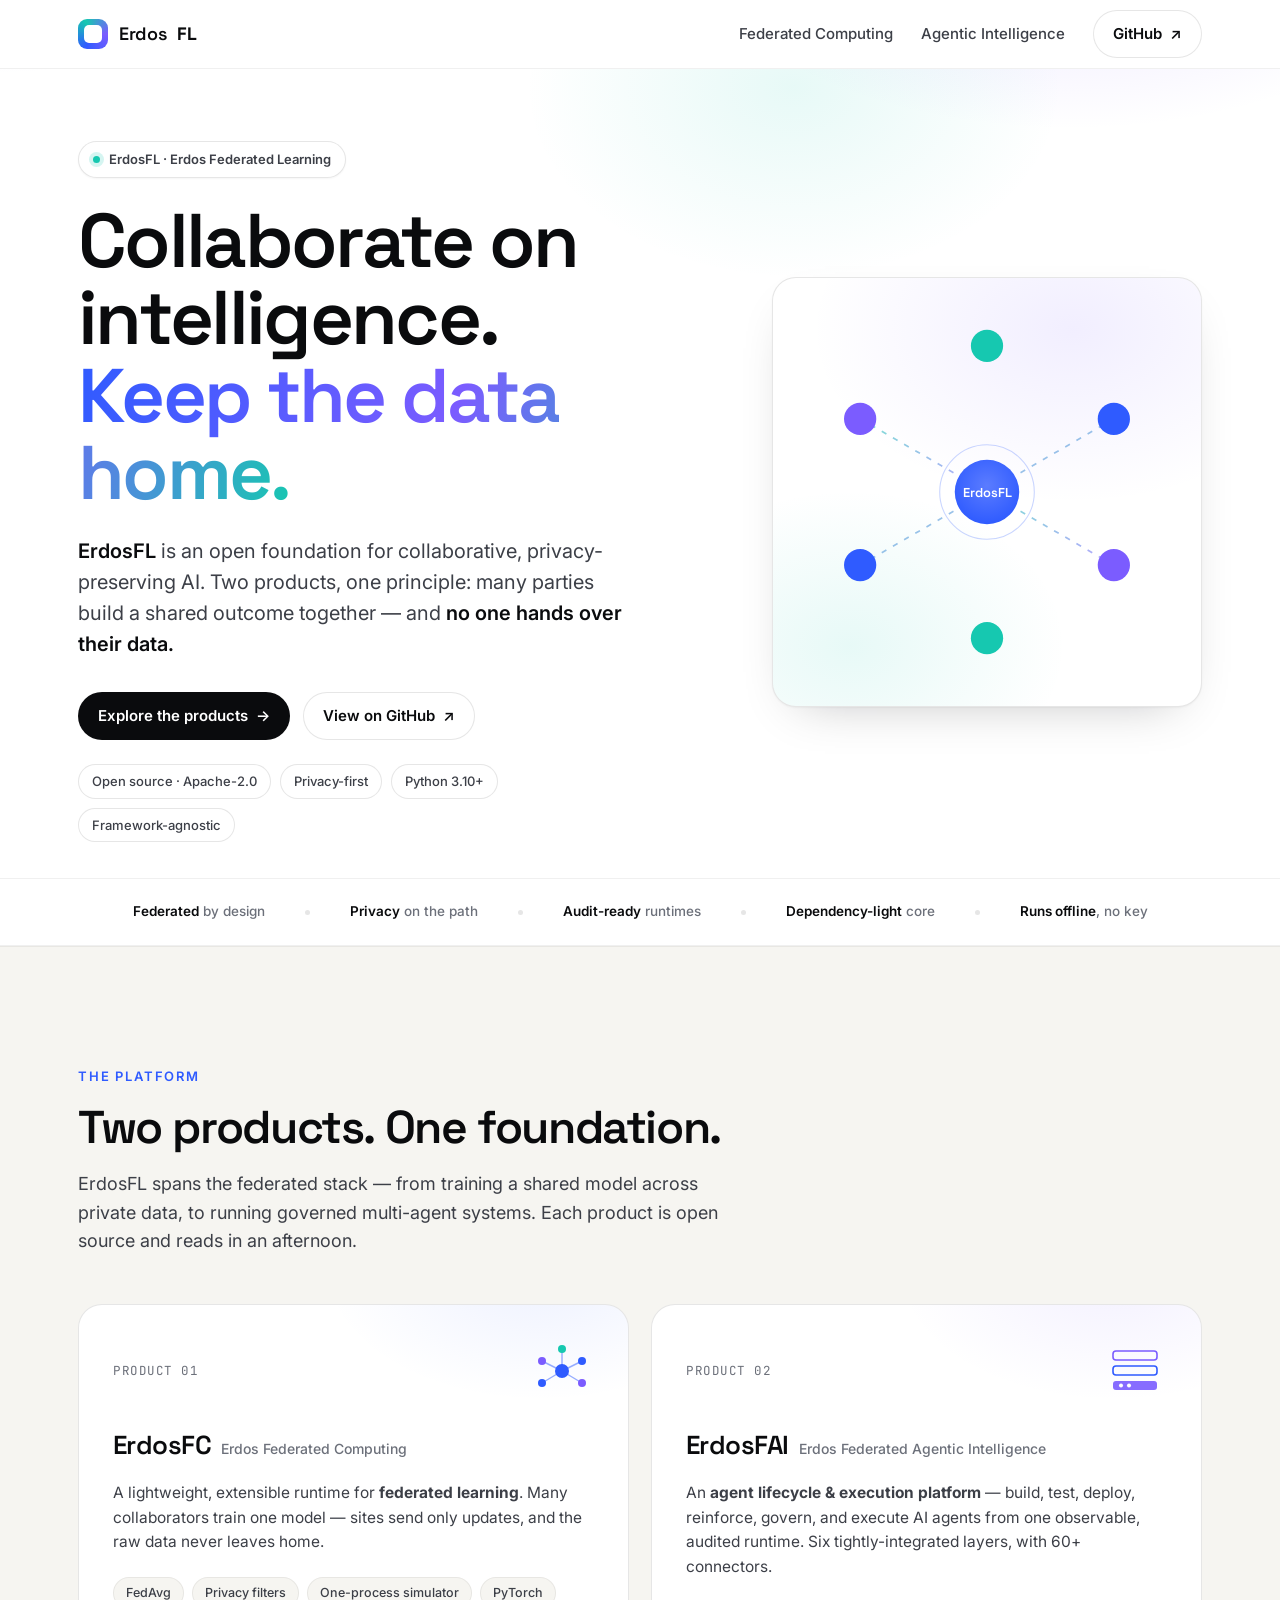
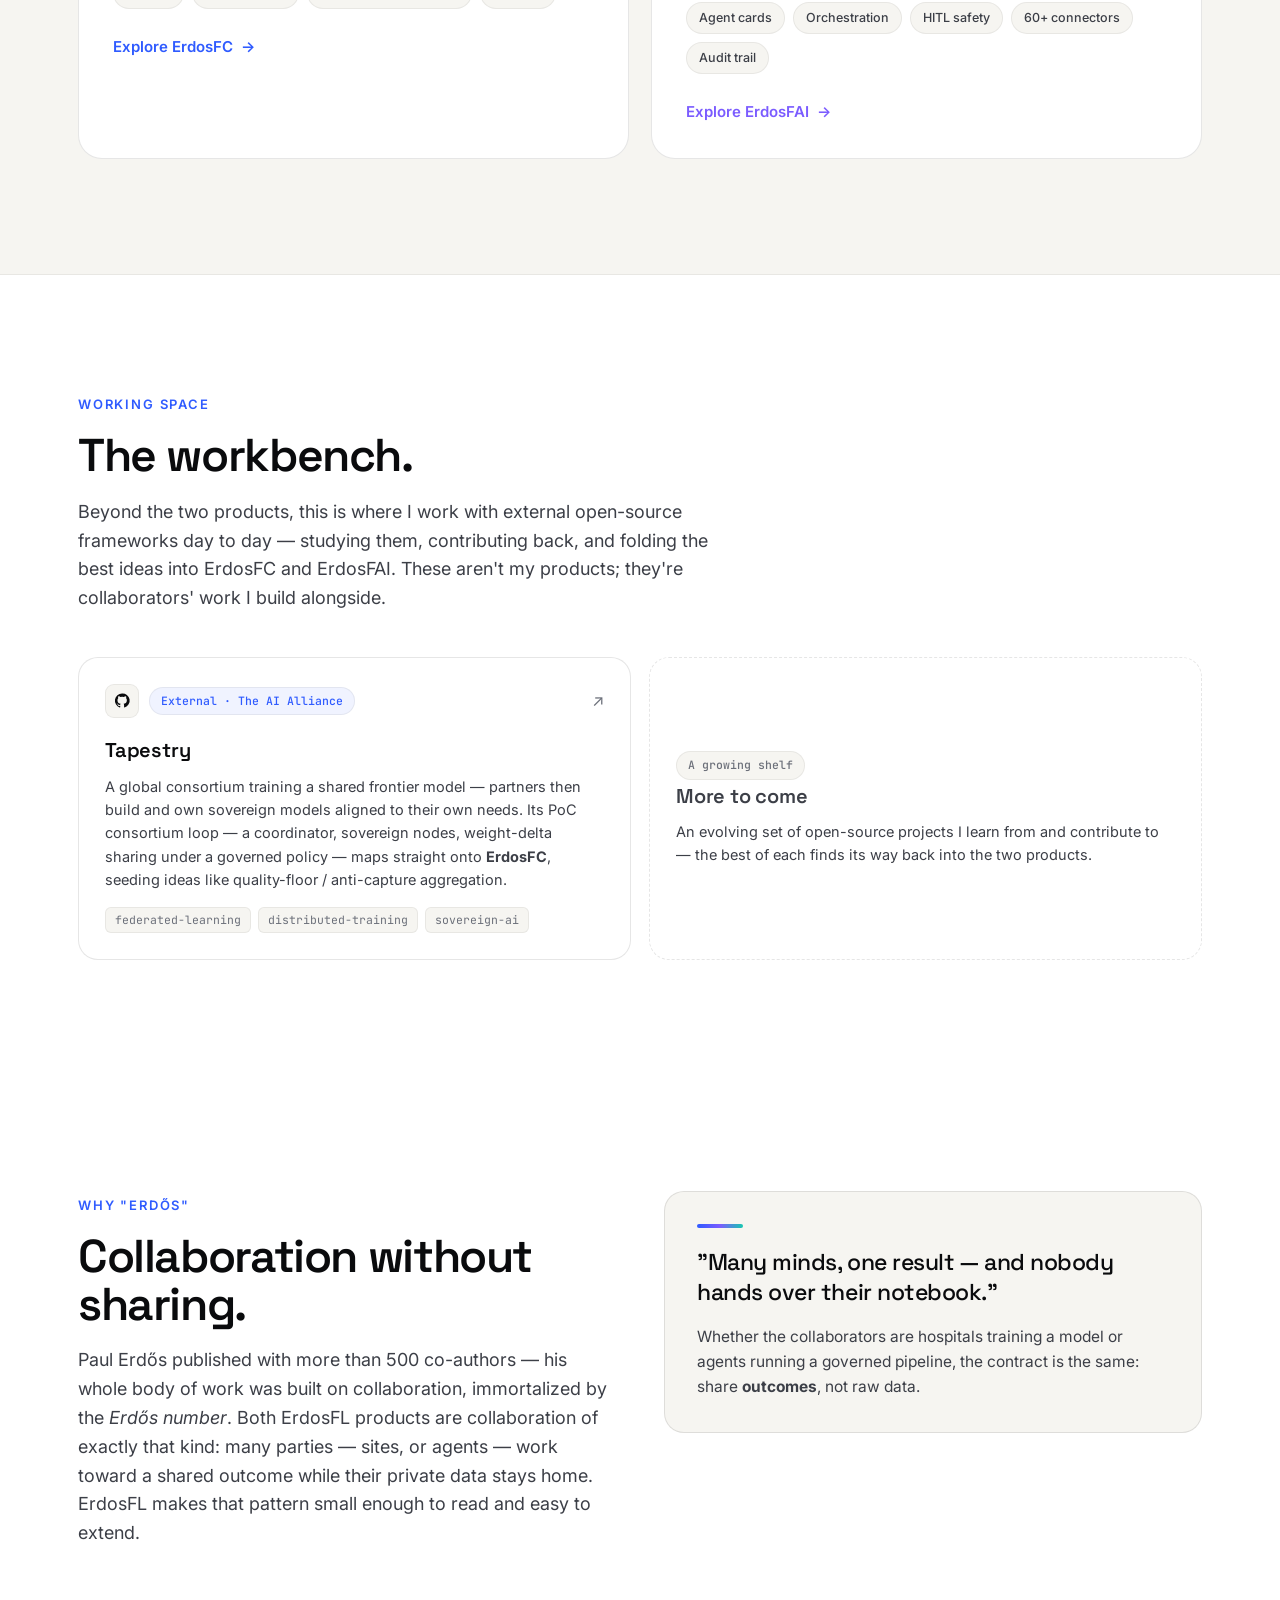
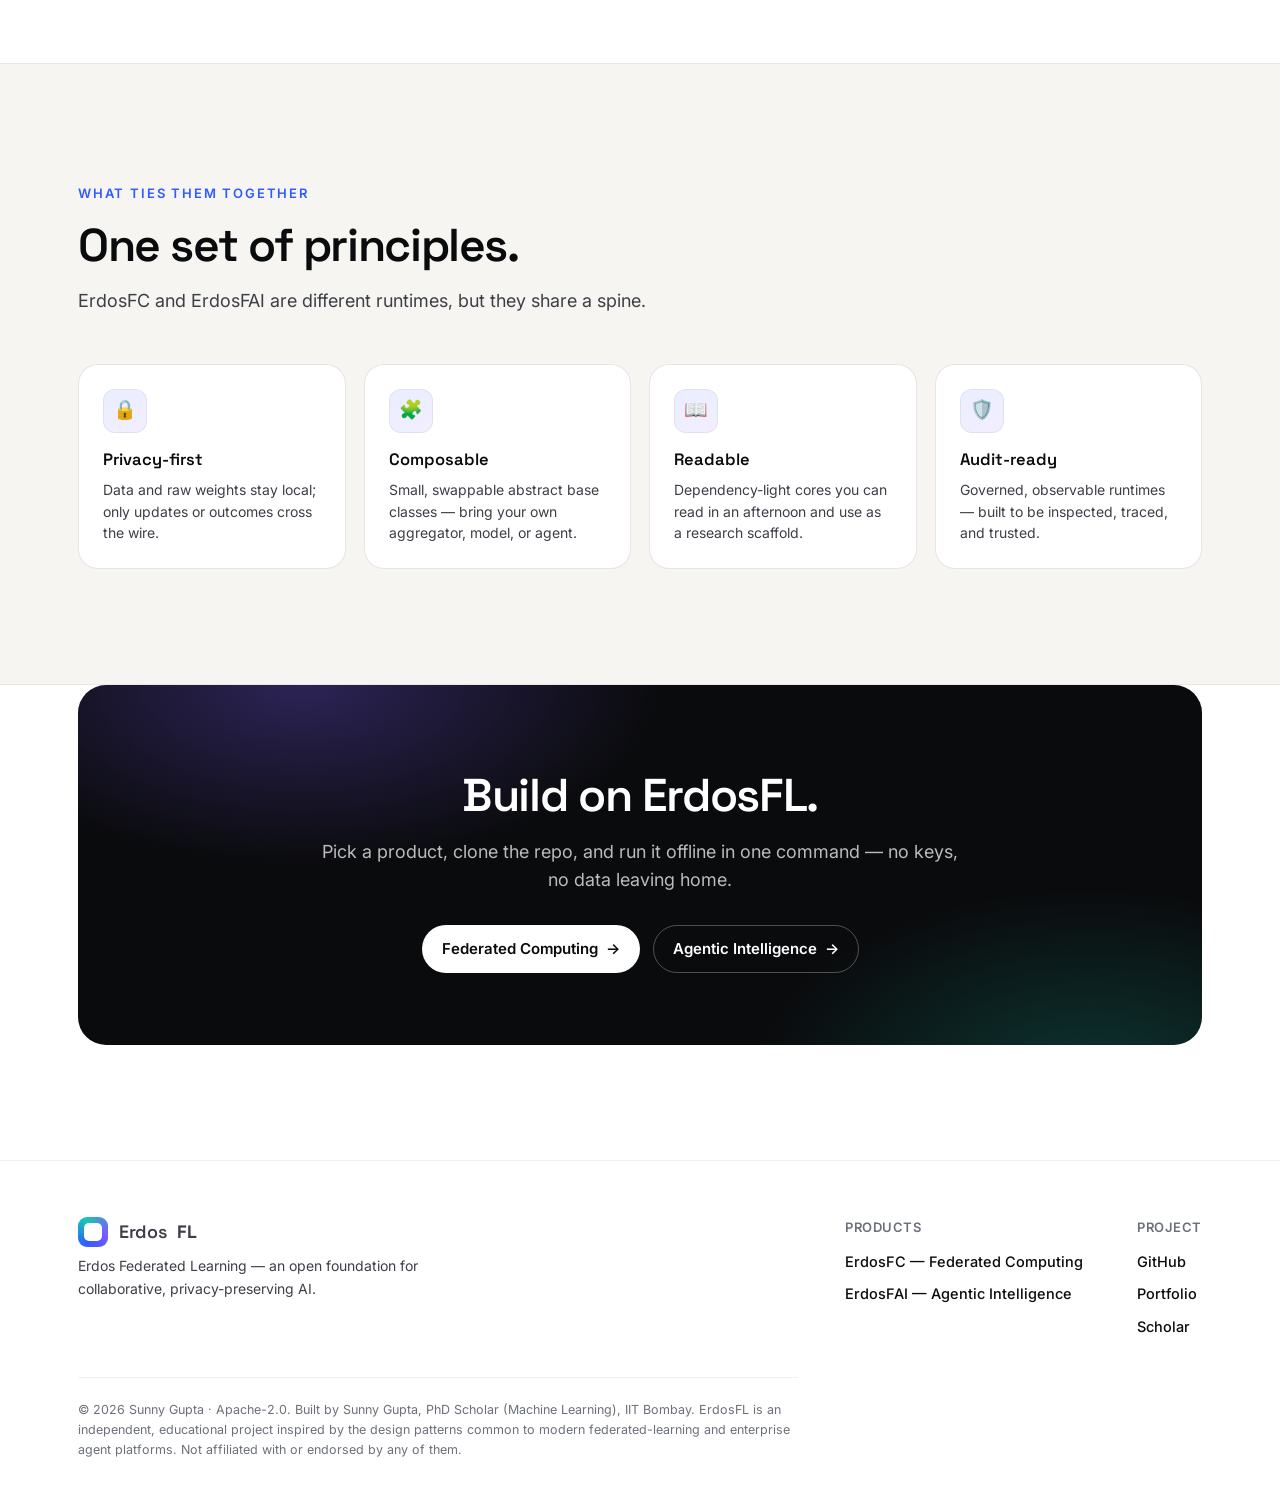
<file: web-home/index.html>
<!DOCTYPE html>
<html lang="en">
<head>
<meta charset="utf-8">
<meta name="viewport" content="width=device-width, initial-scale=1">
<title>ErdosFL — Erdos Federated Learning · collaborative, privacy-preserving AI</title>
<meta name="description" content="ErdosFL (Erdos Federated Learning) is an open platform for collaborative, privacy-preserving AI. Two products: ErdosFC, a federated-learning runtime, and ErdosFAI, an agentic-intelligence platform. By Sunny Gupta.">
<link rel="preconnect" href="https://fonts.googleapis.com">
<link rel="preconnect" href="https://fonts.gstatic.com" crossorigin>
<link href="https://fonts.googleapis.com/css2?family=Inter:wght@400;500;600;700&family=Space+Grotesk:wght@400;500;600;700&family=JetBrains+Mono:wght@400;500&display=swap" rel="stylesheet">
<style>
  :root{
    --bg:#ffffff; --paper:#f6f5f1; --paper2:#efeee9;
    --ink:#0a0b0d; --ink2:#3c3f47; --muted:#6c707a;
    --line:rgba(10,11,13,.10); --line2:rgba(10,11,13,.06);
    --code:#0c0e16; --code-ink:#dbe3ff;
    --g1:#2f5bff; --g2:#7b5cff; --g3:#16c8b0;
    --maxw:1180px; --radius:20px;
    --shadow:0 1px 2px rgba(10,11,13,.04),0 18px 50px -28px rgba(10,11,13,.30);
  }
  *{box-sizing:border-box}
  html{scroll-behavior:smooth;-webkit-text-size-adjust:100%}
  body{
    margin:0; background:var(--bg); color:var(--ink);
    font-family:Inter,system-ui,-apple-system,"Segoe UI",Roboto,sans-serif;
    line-height:1.6; font-size:17px; -webkit-font-smoothing:antialiased; text-rendering:optimizeLegibility;
  }
  a{color:inherit;text-decoration:none}
  ::selection{background:rgba(47,91,255,.18)}
  .wrap{max-width:var(--maxw);margin:0 auto;padding:0 28px}
  code,kbd{font-family:"JetBrains Mono",ui-monospace,SFMono-Regular,Menlo,monospace}
  h1,h2,h3,.brand{font-family:"Space Grotesk",Inter,sans-serif}

  /* nav */
  nav{position:sticky;top:0;z-index:40;background:rgba(255,255,255,.72);
      backdrop-filter:saturate(180%) blur(14px);border-bottom:1px solid var(--line2)}
  .nav{display:flex;align-items:center;justify-content:space-between;height:68px}
  .brand{display:flex;align-items:center;gap:11px;font-weight:600;font-size:18px;letter-spacing:-.02em}
  .brand .mark{width:30px;height:30px;border-radius:9px;position:relative;overflow:hidden;
     background:conic-gradient(from 210deg,var(--g1),var(--g3),var(--g2),var(--g1))}
  .brand .mark::after{content:"";position:absolute;inset:6px;border-radius:5px;background:#fff}
  .brand b{font-weight:700}
  .nav-links{display:flex;gap:28px;align-items:center;font-size:15px;color:var(--ink2);font-weight:500}
  .nav-links a:not(.btn):hover{color:var(--ink)}
  .nav-links a.active{color:var(--ink)}
  .btn{display:inline-flex;align-items:center;gap:8px;padding:11px 19px;border-radius:999px;
     font-weight:600;font-size:15px;transition:.18s ease;cursor:pointer;border:1px solid transparent;font-family:Inter,sans-serif}
  .btn .arr{transition:transform .18s ease}
  .btn:hover .arr{transform:translateX(3px)}
  .btn.primary{background:var(--ink);color:#fff}
  .btn.primary:hover{background:#23262e;transform:translateY(-1px);box-shadow:0 12px 24px -10px rgba(10,11,13,.5)}
  .btn.ghost{border-color:var(--line);color:var(--ink);background:#fff}
  .btn.ghost:hover{border-color:var(--ink);background:var(--paper)}

  /* hero */
  header.hero{position:relative;overflow:hidden;padding:72px 0 36px}
  .hero::before{content:"";position:absolute;inset:-20% -10% auto -10%;height:600px;z-index:-1;
     background:radial-gradient(620px 320px at 78% 4%,rgba(123,92,255,.16),transparent 62%),
                radial-gradient(560px 320px at 8% -4%,rgba(47,91,255,.12),transparent 60%),
                radial-gradient(420px 300px at 60% 30%,rgba(22,200,176,.10),transparent 64%)}
  .hero-grid{display:grid;grid-template-columns:1.08fr .92fr;gap:56px;align-items:center}
  .pill{display:inline-flex;align-items:center;gap:9px;font-size:13px;font-weight:600;color:var(--ink2);
     background:#fff;border:1px solid var(--line);padding:7px 14px;border-radius:999px;box-shadow:var(--shadow)}
  .pill .d{width:7px;height:7px;border-radius:50%;background:var(--g3);box-shadow:0 0 0 4px rgba(22,200,176,.18)}
  h1{font-size:clamp(42px,6.4vw,76px);line-height:1.02;margin:24px 0 0;font-weight:600;letter-spacing:-.035em}
  h1 .grad{background:linear-gradient(108deg,var(--g1),var(--g2) 55%,var(--g3));
     -webkit-background-clip:text;background-clip:text;color:transparent}
  .lede{font-size:clamp(17px,2vw,20px);color:var(--ink2);max-width:560px;margin:24px 0 0;line-height:1.55}
  .lede strong{color:var(--ink);font-weight:600}
  .cta{display:flex;gap:13px;flex-wrap:wrap;margin:32px 0 0}
  .badges{display:flex;gap:9px;margin-top:24px;flex-wrap:wrap}
  .badge{font-size:13px;font-weight:500;color:var(--ink2);background:#fff;border:1px solid var(--line);border-radius:999px;padding:6px 13px}

  /* hero figure */
  .figure{position:relative;aspect-ratio:1/1;max-width:430px;width:100%;margin-left:auto}
  .figure .card3d{position:absolute;inset:0;border-radius:24px;background:#fff;border:1px solid var(--line);box-shadow:var(--shadow);overflow:hidden}
  .figure .card3d::before{content:"";position:absolute;inset:0;
     background:radial-gradient(420px 280px at 70% 12%,rgba(123,92,255,.10),transparent 62%),
                radial-gradient(360px 260px at 18% 86%,rgba(22,200,176,.10),transparent 60%)}
  .figure svg{position:absolute;inset:0;width:100%;height:100%}
  .pulse{transform-origin:center;animation:pulse 3.4s ease-in-out infinite}
  @keyframes pulse{0%,100%{opacity:.45}50%{opacity:1}}
  .edge{stroke:url(#eg);stroke-width:1.6;opacity:.55;stroke-dasharray:5 7;animation:flow 8s linear infinite}
  @keyframes flow{to{stroke-dashoffset:-120}}

  /* strip */
  .strip{border-top:1px solid var(--line2);border-bottom:1px solid var(--line2);background:var(--bg)}
  .strip .wrap{display:flex;flex-wrap:wrap;gap:14px 40px;align-items:center;justify-content:center;
     padding:22px 28px;color:var(--muted);font-size:13.5px;font-weight:500}
  .strip b{color:var(--ink);font-weight:600}
  .strip .sep{width:5px;height:5px;border-radius:50%;background:var(--line)}

  /* sections */
  section{padding:clamp(72px,9vw,118px) 0}
  .eyebrow{display:inline-block;color:var(--g1);font-weight:600;font-size:13px;letter-spacing:.14em;text-transform:uppercase}
  h2{font-size:clamp(28px,4vw,46px);margin:14px 0 0;font-weight:600;letter-spacing:-.03em;line-height:1.05}
  .sub{color:var(--ink2);max-width:660px;margin:18px 0 0;font-size:clamp(16px,1.6vw,18px);line-height:1.6}

  /* products */
  #products{background:var(--paper);border-top:1px solid var(--line2);border-bottom:1px solid var(--line2)}
  .prod-grid{display:grid;grid-template-columns:1fr 1fr;gap:22px;margin-top:48px}
  .product{background:#fff;border:1px solid var(--line);border-radius:24px;padding:34px;display:flex;flex-direction:column;
     transition:.2s ease;position:relative;overflow:hidden}
  .product:hover{transform:translateY(-5px);box-shadow:var(--shadow)}
  .product .glow{position:absolute;inset:0;opacity:.7;pointer-events:none}
  .p-fc .glow{background:radial-gradient(360px 220px at 84% -8%,rgba(47,91,255,.12),transparent 60%)}
  .p-fai .glow{background:radial-gradient(360px 220px at 84% -8%,rgba(123,92,255,.13),transparent 60%)}
  .product>*{position:relative}
  .p-top{display:flex;align-items:center;justify-content:space-between;gap:14px}
  .p-no{font-family:"JetBrains Mono",monospace;font-size:12.5px;color:var(--muted);letter-spacing:.04em}
  .p-vis{width:64px;height:64px}
  .p-name{display:flex;align-items:baseline;gap:10px;margin-top:22px;flex-wrap:wrap}
  .p-name h3{font-size:26px;font-weight:600;letter-spacing:-.02em;margin:0}
  .p-name .full{color:var(--muted);font-size:14px;font-weight:500}
  .product p{color:var(--ink2);font-size:15.5px;line-height:1.6;margin:14px 0 0}
  .p-tags{display:flex;flex-wrap:wrap;gap:8px;margin:22px 0 0}
  .p-tags span{font-size:12.5px;font-weight:500;color:var(--ink2);background:var(--paper);border:1px solid var(--line2);border-radius:999px;padding:5px 12px}
  .p-cta{margin-top:26px;display:inline-flex;align-items:center;gap:8px;font-weight:600;font-size:15px;color:var(--ink)}
  .p-cta .arr{transition:transform .18s ease}
  .product:hover .p-cta .arr{transform:translateX(4px)}
  .p-cta.fc{color:var(--g1)} .p-cta.fai{color:var(--g2)}

  /* workbench / working space */
  .repo-grid{display:grid;grid-template-columns:1fr 1fr;gap:18px;margin-top:44px}
  .repo{display:flex;flex-direction:column;background:#fff;border:1px solid var(--line);border-radius:var(--radius);padding:26px;transition:.2s ease;text-decoration:none}
  a.repo:hover{transform:translateY(-4px);box-shadow:var(--shadow)}
  .repo-top{display:flex;align-items:center;gap:10px}
  .repo-mark{width:34px;height:34px;border-radius:9px;display:grid;place-items:center;background:var(--paper);border:1px solid var(--line2);color:var(--ink)}
  .repo-mark svg{width:18px;height:18px}
  .repo-tag{font-family:"JetBrains Mono",monospace;font-size:11.5px;font-weight:500;color:var(--g1);background:rgba(47,91,255,.07);border:1px solid var(--line2);border-radius:999px;padding:4px 11px}
  .repo-tag.muted{color:var(--muted);background:var(--paper)}
  .repo-arr{margin-left:auto;color:var(--muted);font-size:16px;transition:transform .18s ease}
  a.repo:hover .repo-arr{transform:translate(2px,-2px);color:var(--ink)}
  .repo h3{margin:16px 0 0;font-size:20px;font-weight:600;letter-spacing:-.01em}
  .repo p{margin:9px 0 0;color:var(--ink2);font-size:14.5px;line-height:1.6}
  .repo-tags{display:flex;flex-wrap:wrap;gap:7px;margin-top:16px}
  .repo-tags span{font-family:"JetBrains Mono",monospace;font-size:11.5px;color:var(--muted);background:var(--paper);border:1px solid var(--line2);border-radius:6px;padding:3px 9px}
  .repo--more{border-style:dashed;justify-content:center;background:transparent}
  .repo--more h3{margin:0;color:var(--ink2)}
  .repo--more p{margin-top:8px}

  /* why */
  .two{display:grid;grid-template-columns:1fr 1fr;gap:48px;align-items:start}
  .why-quote{background:var(--paper);border:1px solid var(--line);border-radius:var(--radius);padding:32px}
  .why-quote blockquote{margin:0;font-family:"Space Grotesk",sans-serif;font-size:23px;line-height:1.3;letter-spacing:-.02em;font-weight:500}
  .why-quote .bar{width:46px;height:4px;border-radius:4px;margin-bottom:20px;background:linear-gradient(90deg,var(--g1),var(--g2),var(--g3))}
  .why-quote p{margin:18px 0 0;color:var(--ink2);font-size:15.5px;line-height:1.6}
  em{font-style:italic}

  /* principles */
  #principles{background:var(--paper);border-top:1px solid var(--line2);border-bottom:1px solid var(--line2)}
  .grid4{display:grid;grid-template-columns:repeat(4,1fr);gap:18px;margin-top:48px}
  .pcard{background:#fff;border:1px solid var(--line);border-radius:var(--radius);padding:24px;transition:.2s}
  .pcard:hover{transform:translateY(-4px);box-shadow:var(--shadow)}
  .pcard .ic{width:44px;height:44px;border-radius:12px;display:grid;place-items:center;margin-bottom:14px;font-size:19px;
     background:linear-gradient(160deg,rgba(47,91,255,.10),rgba(123,92,255,.10));border:1px solid var(--line2)}
  .pcard h3{margin:0 0 6px;font-size:16.5px;font-weight:600}
  .pcard p{margin:0;color:var(--ink2);font-size:14px;line-height:1.55}

  /* CTA band */
  .band{position:relative;overflow:hidden;background:var(--ink);color:#fff;border-radius:28px;padding:clamp(44px,6vw,72px);text-align:center}
  .band::before{content:"";position:absolute;inset:0;
     background:radial-gradient(600px 300px at 20% 0%,rgba(123,92,255,.30),transparent 60%),
                radial-gradient(560px 320px at 90% 110%,rgba(22,200,176,.22),transparent 60%)}
  .band>*{position:relative}
  .band h2{color:#fff}
  .band .sub{color:rgba(255,255,255,.72);margin-left:auto;margin-right:auto}
  .band .cta{justify-content:center;margin-top:30px}
  .band .btn.ghost{background:transparent;border-color:rgba(255,255,255,.28);color:#fff}
  .band .btn.ghost:hover{background:rgba(255,255,255,.10);border-color:rgba(255,255,255,.5)}
  .band .btn.primary{background:#fff;color:var(--ink)}
  .band .btn.primary:hover{background:#f0f0f0}

  /* footer */
  footer{border-top:1px solid var(--line2);padding:56px 0 40px;color:var(--ink2);font-size:14.5px}
  .foot{display:flex;justify-content:space-between;gap:24px;flex-wrap:wrap;align-items:flex-start}
  .foot .fb b{font-family:"Space Grotesk",sans-serif;font-weight:700}
  .foot .fb p{margin:8px 0 0;color:var(--ink2);max-width:380px;font-size:14px}
  .foot-cols{display:flex;gap:54px;flex-wrap:wrap}
  .foot-col h4{margin:0 0 12px;font-size:13px;letter-spacing:.04em;color:var(--muted);font-weight:600;text-transform:uppercase}
  .foot-col a{display:block;color:var(--ink);font-weight:500;margin-bottom:9px}
  .foot-col a:hover{color:var(--g1)}
  .disclaimer{font-size:12.5px;color:var(--muted);margin-top:30px;max-width:720px;line-height:1.6;border-top:1px solid var(--line2);padding-top:22px}

  @media(max-width:900px){
    .hero-grid{grid-template-columns:1fr;gap:40px}.figure{order:-1;max-width:320px;margin:0 auto}
    .prod-grid{grid-template-columns:1fr}.repo-grid{grid-template-columns:1fr}.two{grid-template-columns:1fr;gap:28px}.grid4{grid-template-columns:1fr 1fr}
    .nav-links a:not(.btn){display:none}
  }
  @media(max-width:560px){.grid4{grid-template-columns:1fr}.wrap{padding:0 20px}}
  @media(prefers-reduced-motion:reduce){*{animation:none!important}}
</style>
</head>
<body>

<nav><div class="wrap nav">
  <a class="brand" href="./"><span class="mark"></span> Erdos<b>FL</b></a>
  <div class="nav-links">
    <a href="fc/">Federated Computing</a>
    <a href="fai/">Agentic Intelligence</a>
    <a class="btn ghost" href="https://github.com/sunnyinAI/ErdosFC" target="_blank" rel="noopener">GitHub <span class="arr">↗</span></a>
  </div>
</div></nav>

<a id="top"></a>
<header class="hero"><div class="wrap hero-grid">
  <div>
    <span class="pill"><span class="d"></span> ErdosFL · Erdos Federated Learning</span>
    <h1>Collaborate on intelligence.<br><span class="grad">Keep the data home.</span></h1>
    <p class="lede"><strong>ErdosFL</strong> is an open foundation for collaborative, privacy-preserving AI.
       Two products, one principle: many parties build a shared outcome together — and
       <strong>no one hands over their data.</strong></p>
    <div class="cta">
      <a class="btn primary" href="#products">Explore the products <span class="arr">→</span></a>
      <a class="btn ghost" href="https://github.com/sunnyinAI/ErdosFC" target="_blank" rel="noopener">View on GitHub <span class="arr">↗</span></a>
    </div>
    <div class="badges">
      <span class="badge">Open source · Apache-2.0</span>
      <span class="badge">Privacy-first</span>
      <span class="badge">Python 3.10+</span>
      <span class="badge">Framework-agnostic</span>
    </div>
  </div>

  <div class="figure" aria-hidden="true">
    <div class="card3d"></div>
    <svg viewBox="0 0 400 400">
      <defs>
        <linearGradient id="eg" x1="0" y1="0" x2="1" y2="1">
          <stop offset="0" stop-color="#16c8b0"/><stop offset="1" stop-color="#7b5cff"/>
        </linearGradient>
        <radialGradient id="srv" cx="50%" cy="40%" r="60%">
          <stop offset="0" stop-color="#5b7cff"/><stop offset="1" stop-color="#2f5bff"/>
        </radialGradient>
      </defs>
      <g class="edges">
        <line class="edge" x1="200" y1="200" x2="200" y2="64"/>
        <line class="edge" x1="200" y1="200" x2="318" y2="132"/>
        <line class="edge" x1="200" y1="200" x2="318" y2="268"/>
        <line class="edge" x1="200" y1="200" x2="200" y2="336"/>
        <line class="edge" x1="200" y1="200" x2="82"  y2="268"/>
        <line class="edge" x1="200" y1="200" x2="82"  y2="132"/>
      </g>
      <g>
        <circle class="pulse" cx="200" cy="64"  r="15" fill="#16c8b0"/>
        <circle class="pulse" cx="318" cy="132" r="15" fill="#2f5bff" style="animation-delay:.5s"/>
        <circle class="pulse" cx="318" cy="268" r="15" fill="#7b5cff" style="animation-delay:1s"/>
        <circle class="pulse" cx="200" cy="336" r="15" fill="#16c8b0" style="animation-delay:1.5s"/>
        <circle class="pulse" cx="82"  cy="268" r="15" fill="#2f5bff" style="animation-delay:2s"/>
        <circle class="pulse" cx="82"  cy="132" r="15" fill="#7b5cff" style="animation-delay:2.5s"/>
      </g>
      <circle cx="200" cy="200" r="30" fill="url(#srv)"/>
      <circle cx="200" cy="200" r="44" fill="none" stroke="#2f5bff" stroke-opacity=".25"/>
      <text x="200" y="205" text-anchor="middle" font-size="12" fill="#fff" font-family="Space Grotesk,Inter" font-weight="600">ErdosFL</text>
    </svg>
  </div>
</div></header>

<div class="strip"><div class="wrap">
  <span><b>Federated</b> by design</span><span class="sep"></span>
  <span><b>Privacy</b> on the path</span><span class="sep"></span>
  <span><b>Audit-ready</b> runtimes</span><span class="sep"></span>
  <span><b>Dependency-light</b> core</span><span class="sep"></span>
  <span><b>Runs offline</b>, no key</span>
</div></div>

<section id="products"><div class="wrap">
  <span class="eyebrow">The platform</span>
  <h2>Two products. One foundation.</h2>
  <p class="sub">ErdosFL spans the federated stack — from training a shared model across private
  data, to running governed multi-agent systems. Each product is open source and reads in an afternoon.</p>

  <div class="prod-grid">
    <a class="product p-fc" href="fc/">
      <div class="glow"></div>
      <div class="p-top">
        <span class="p-no">PRODUCT 01</span>
        <svg class="p-vis" viewBox="0 0 64 64" aria-hidden="true">
          <g stroke="#2f5bff" stroke-width="1.4" opacity=".5">
            <line x1="32" y1="32" x2="32" y2="10"/><line x1="32" y1="32" x2="52" y2="22"/>
            <line x1="32" y1="32" x2="52" y2="44"/><line x1="32" y1="32" x2="12" y2="44"/><line x1="32" y1="32" x2="12" y2="22"/>
          </g>
          <circle cx="32" cy="10" r="4" fill="#16c8b0"/><circle cx="52" cy="22" r="4" fill="#2f5bff"/>
          <circle cx="52" cy="44" r="4" fill="#7b5cff"/><circle cx="12" cy="44" r="4" fill="#2f5bff"/><circle cx="12" cy="22" r="4" fill="#7b5cff"/>
          <circle cx="32" cy="32" r="7" fill="#2f5bff"/>
        </svg>
      </div>
      <div class="p-name"><h3>ErdosFC</h3><span class="full">Erdos Federated Computing</span></div>
      <p>A lightweight, extensible runtime for <strong>federated learning</strong>. Many collaborators
         train one model — sites send only updates, and the raw data never leaves home.</p>
      <div class="p-tags"><span>FedAvg</span><span>Privacy filters</span><span>One-process simulator</span><span>PyTorch</span></div>
      <span class="p-cta fc">Explore ErdosFC <span class="arr">→</span></span>
    </a>

    <a class="product p-fai" href="fai/">
      <div class="glow"></div>
      <div class="p-top">
        <span class="p-no">PRODUCT 02</span>
        <svg class="p-vis" viewBox="0 0 64 64" aria-hidden="true">
          <rect x="10" y="12" width="44" height="9" rx="3" fill="none" stroke="#7b5cff" stroke-width="1.6"/>
          <rect x="10" y="27" width="44" height="9" rx="3" fill="none" stroke="#2f5bff" stroke-width="1.6"/>
          <rect x="10" y="42" width="44" height="9" rx="3" fill="#7b5cff" opacity=".9"/>
          <circle cx="18" cy="46.5" r="2" fill="#fff"/><circle cx="26" cy="46.5" r="2" fill="#fff"/>
        </svg>
      </div>
      <div class="p-name"><h3>ErdosFAI</h3><span class="full">Erdos Federated Agentic Intelligence</span></div>
      <p>An <strong>agent lifecycle &amp; execution platform</strong> — build, test, deploy, reinforce, govern, and
         execute AI agents from one observable, audited runtime. Six tightly-integrated layers, with 60+ connectors.</p>
      <div class="p-tags"><span>Agent cards</span><span>Orchestration</span><span>HITL safety</span><span>60+ connectors</span><span>Audit trail</span></div>
      <span class="p-cta fai">Explore ErdosFAI <span class="arr">→</span></span>
    </a>
  </div>
</div></section>

<section id="workbench"><div class="wrap">
  <span class="eyebrow">Working space</span>
  <h2>The workbench.</h2>
  <p class="sub">Beyond the two products, this is where I work with external open-source
  frameworks day to day — studying them, contributing back, and folding the best ideas into
  ErdosFC and ErdosFAI. These aren't my products; they're collaborators' work I build alongside.</p>

  <div class="repo-grid">
    <a class="repo" href="https://github.com/The-AI-Alliance/tapestry" target="_blank" rel="noopener">
      <div class="repo-top">
        <span class="repo-mark" aria-hidden="true">
          <svg viewBox="0 0 24 24"><path d="M12 2a9.5 9.5 0 0 0-3 18.5c.47.09.65-.2.65-.46v-1.6c-2.65.58-3.2-1.27-3.2-1.27-.43-1.09-1.05-1.38-1.05-1.38-.86-.6.07-.59.07-.59.95.07 1.45.99 1.45.99.85 1.48 2.23 1.05 2.78.8.09-.63.33-1.05.6-1.29-2.11-.24-4.33-1.08-4.33-4.8 0-1.06.38-1.93 1-2.61-.1-.24-.44-1.2.1-2.5 0 0 .82-.26 2.7 1a9.3 9.3 0 0 1 4.9 0c1.88-1.26 2.7-1 2.7-1 .54 1.3.2 2.26.1 2.5.62.68 1 1.55 1 2.6 0 3.73-2.22 4.57-4.34 4.81.34.3.64.88.64 1.78v2.64c0 .26.18.55.66.46A9.5 9.5 0 0 0 12 2z" fill="currentColor"/></svg>
        </span>
        <span class="repo-tag">External · The AI Alliance</span>
        <span class="repo-arr">↗</span>
      </div>
      <h3>Tapestry</h3>
      <p>A global consortium training a shared frontier model — partners then build and own
         sovereign models aligned to their own needs. Its PoC consortium loop — a coordinator,
         sovereign nodes, weight-delta sharing under a governed policy — maps straight onto
         <b>ErdosFC</b>, seeding ideas like quality-floor / anti-capture aggregation.</p>
      <div class="repo-tags"><span>federated-learning</span><span>distributed-training</span><span>sovereign-ai</span></div>
    </a>

    <div class="repo repo--more">
      <div class="repo-top"><span class="repo-tag muted">A growing shelf</span></div>
      <h3>More to come</h3>
      <p>An evolving set of open-source projects I learn from and contribute to — the best of each
         finds its way back into the two products.</p>
    </div>
  </div>
</div></section>

<section id="why"><div class="wrap two">
  <div>
    <span class="eyebrow">Why "Erdős"</span>
    <h2>Collaboration without sharing.</h2>
    <p class="sub">Paul Erdős published with more than 500 co-authors — his whole body of work was
    built on collaboration, immortalized by the <em>Erdős number</em>. Both ErdosFL products are
    collaboration of exactly that kind: many parties — sites, or agents — work toward a shared
    outcome while their private data stays home. ErdosFL makes that pattern small enough to read
    and easy to extend.</p>
  </div>
  <div class="why-quote">
    <div class="bar"></div>
    <blockquote>"Many minds, one result — and nobody hands over their notebook."</blockquote>
    <p>Whether the collaborators are hospitals training a model or agents running a governed
    pipeline, the contract is the same: share <strong>outcomes</strong>, not raw data.</p>
  </div>
</div></section>

<section id="principles"><div class="wrap">
  <span class="eyebrow">What ties them together</span>
  <h2>One set of principles.</h2>
  <p class="sub">ErdosFC and ErdosFAI are different runtimes, but they share a spine.</p>
  <div class="grid4">
    <div class="pcard"><div class="ic">🔒</div><h3>Privacy-first</h3><p>Data and raw weights stay local; only updates or outcomes cross the wire.</p></div>
    <div class="pcard"><div class="ic">🧩</div><h3>Composable</h3><p>Small, swappable abstract base classes — bring your own aggregator, model, or agent.</p></div>
    <div class="pcard"><div class="ic">📖</div><h3>Readable</h3><p>Dependency-light cores you can read in an afternoon and use as a research scaffold.</p></div>
    <div class="pcard"><div class="ic">🛡️</div><h3>Audit-ready</h3><p>Governed, observable runtimes — built to be inspected, traced, and trusted.</p></div>
  </div>
</div></section>

<section style="padding-top:0"><div class="wrap"><div class="band">
  <h2>Build on ErdosFL.</h2>
  <p class="sub">Pick a product, clone the repo, and run it offline in one command — no keys, no data leaving home.</p>
  <div class="cta">
    <a class="btn primary" href="fc/">Federated Computing <span class="arr">→</span></a>
    <a class="btn ghost" href="fai/">Agentic Intelligence <span class="arr">→</span></a>
  </div>
</div></div></section>

<footer><div class="wrap">
  <div class="foot">
    <div class="fb">
      <span class="brand"><span class="mark"></span> Erdos<b>FL</b></span>
      <p>Erdos Federated Learning — an open foundation for collaborative, privacy-preserving AI.</p>
    </div>
    <div class="foot-cols">
      <div class="foot-col">
        <h4>Products</h4>
        <a href="fc/">ErdosFC — Federated Computing</a>
        <a href="fai/">ErdosFAI — Agentic Intelligence</a>
      </div>
      <div class="foot-col">
        <h4>Project</h4>
        <a href="https://github.com/sunnyinAI/ErdosFC" target="_blank" rel="noopener">GitHub</a>
        <a href="https://sunnyinai.github.io" target="_blank" rel="noopener">Portfolio</a>
        <a href="https://scholar.google.com/citations?user=-I-B6DgAAAAJ&hl=en" target="_blank" rel="noopener">Scholar</a>
      </div>
    </div>
  </div>
  <p class="disclaimer">© 2026 Sunny Gupta · Apache-2.0. Built by Sunny Gupta, PhD Scholar (Machine Learning), IIT Bombay.
  ErdosFL is an independent, educational project inspired by the design patterns common to modern federated-learning
  and enterprise agent platforms. Not affiliated with or endorsed by any of them.</p>
</div></footer>

</body>
</html>
</file>
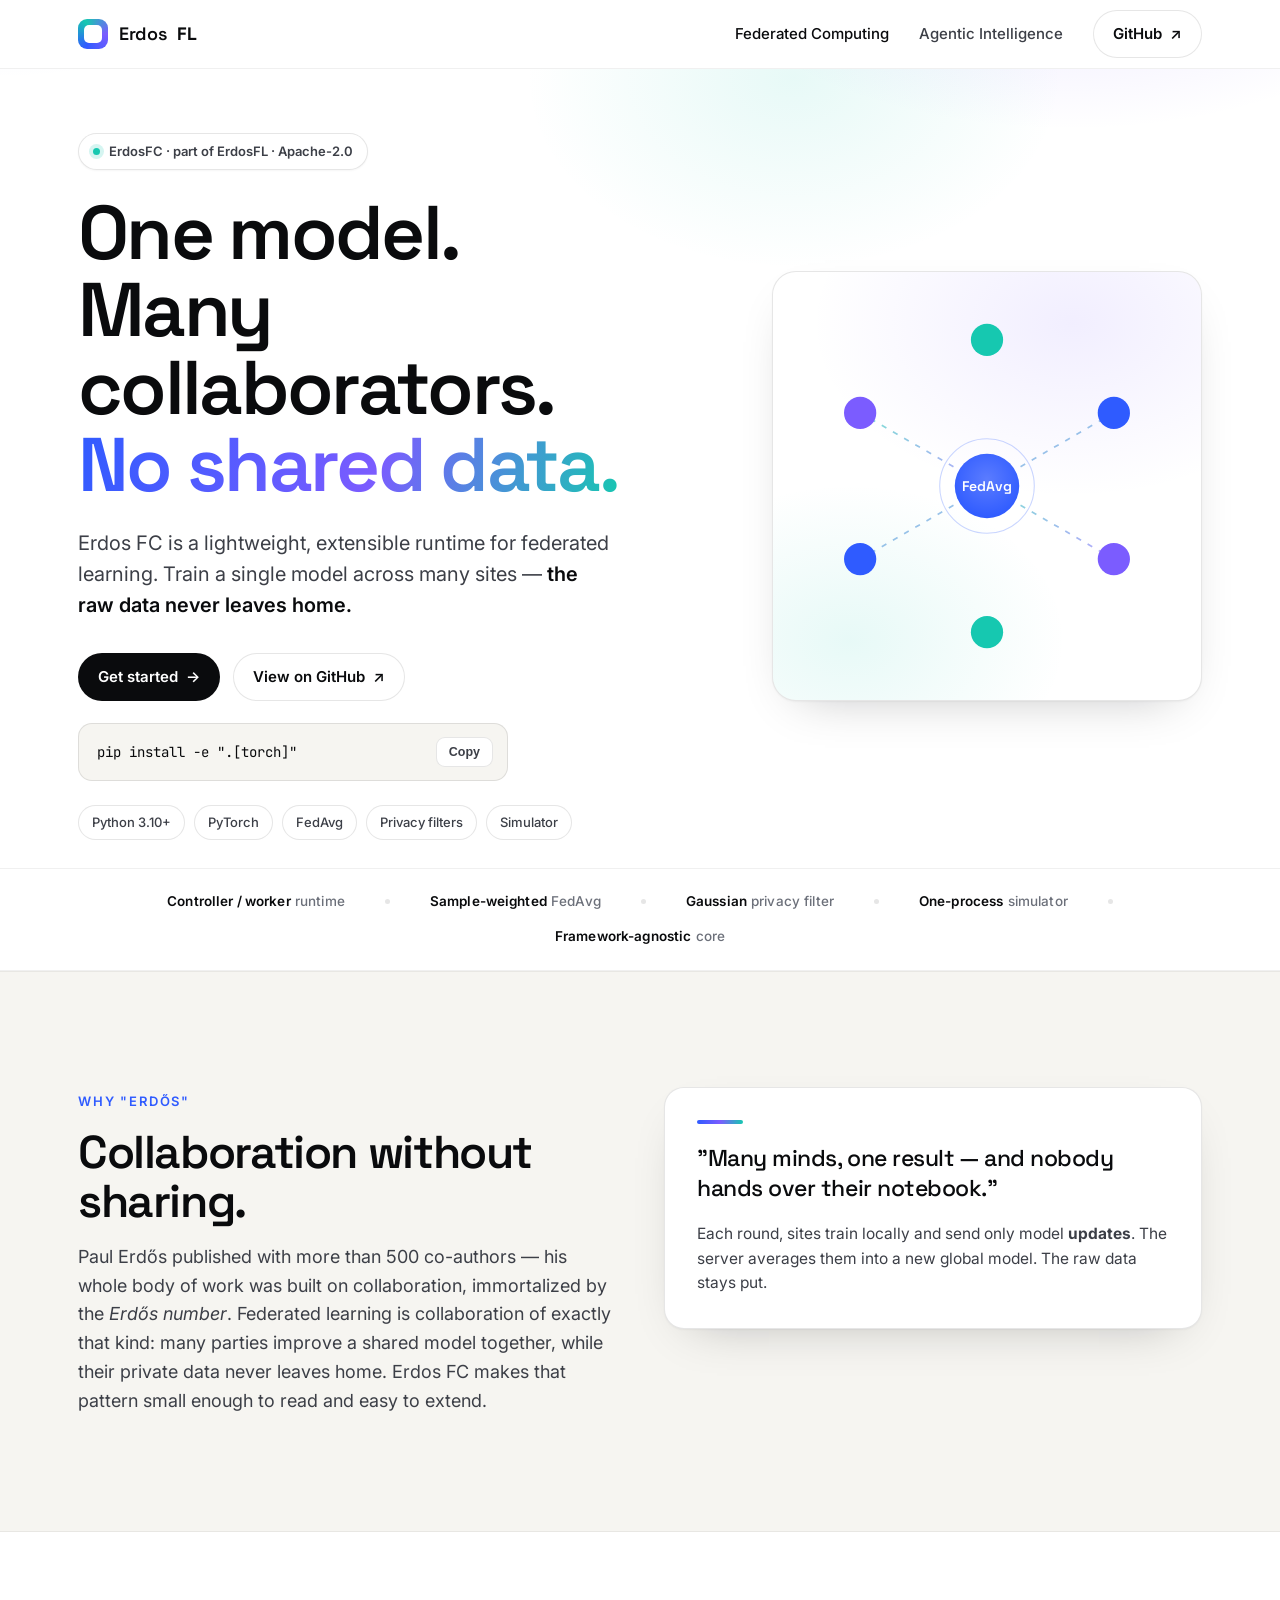
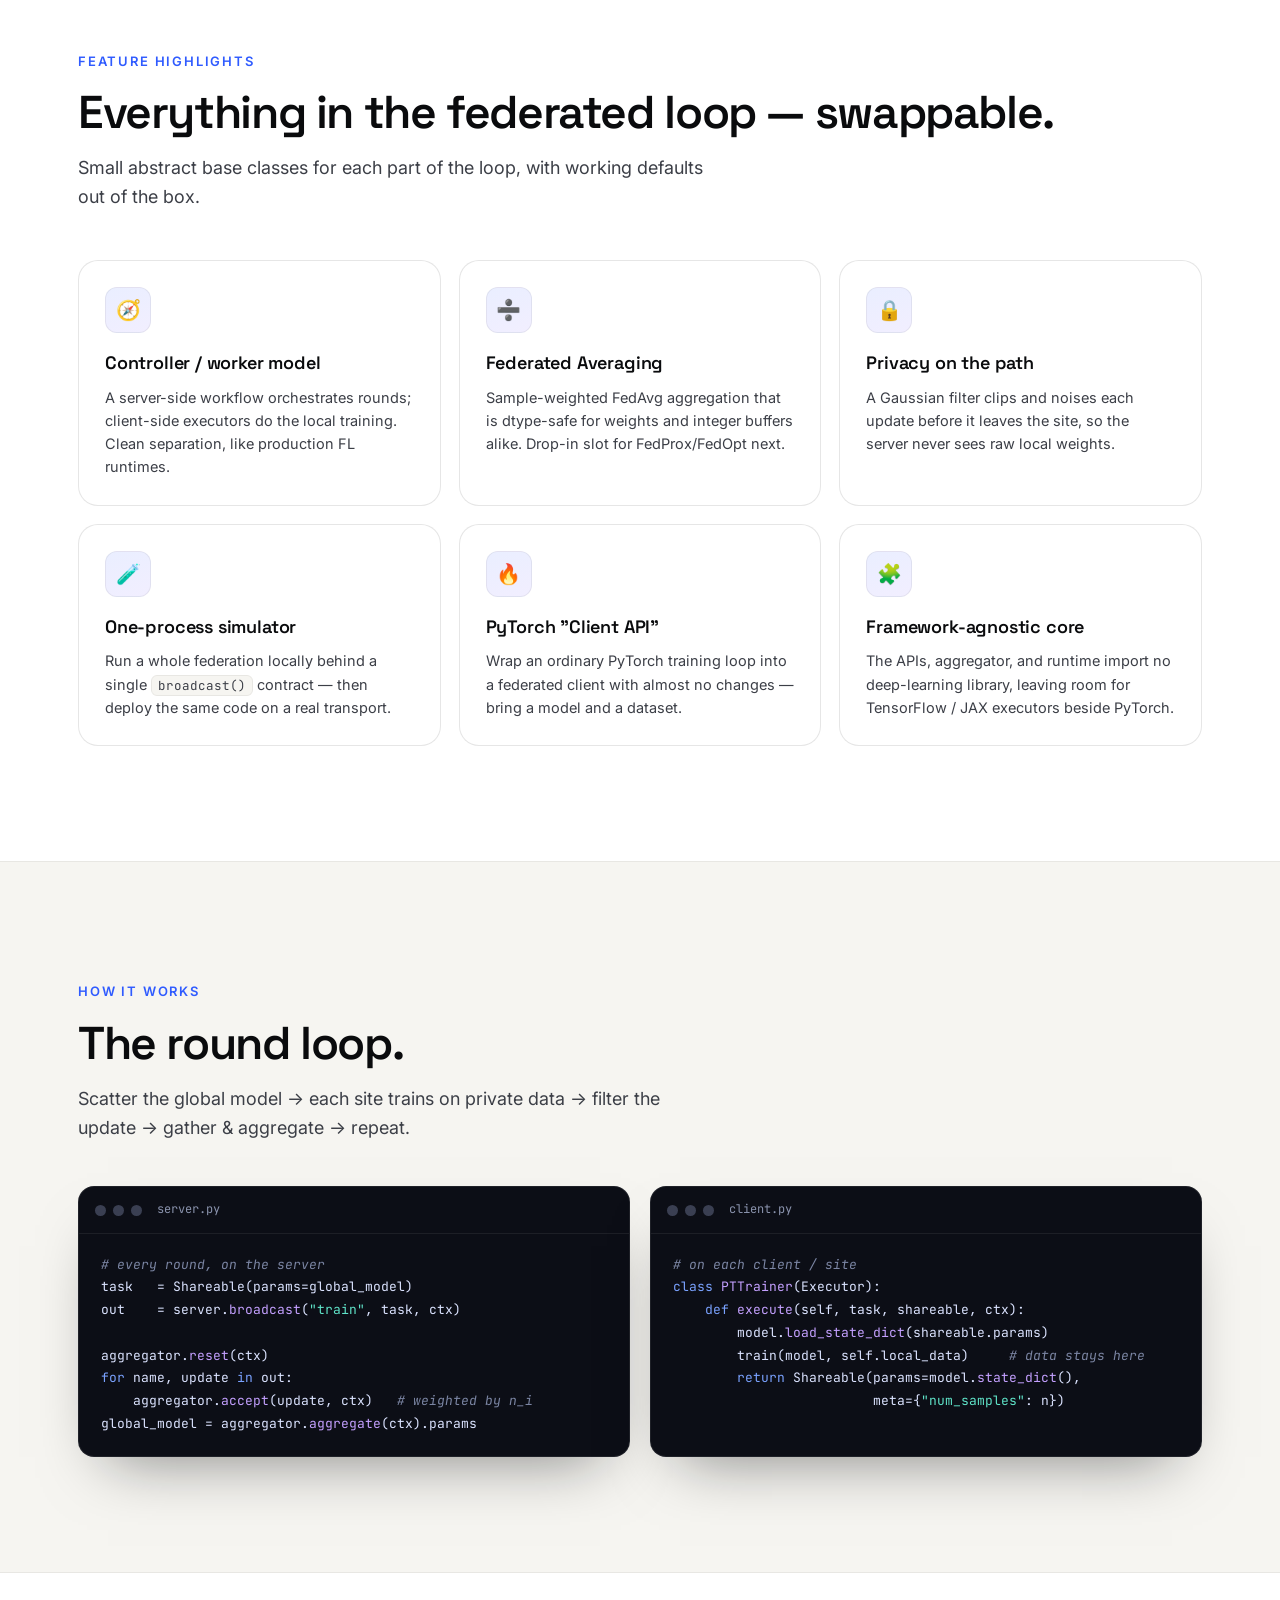
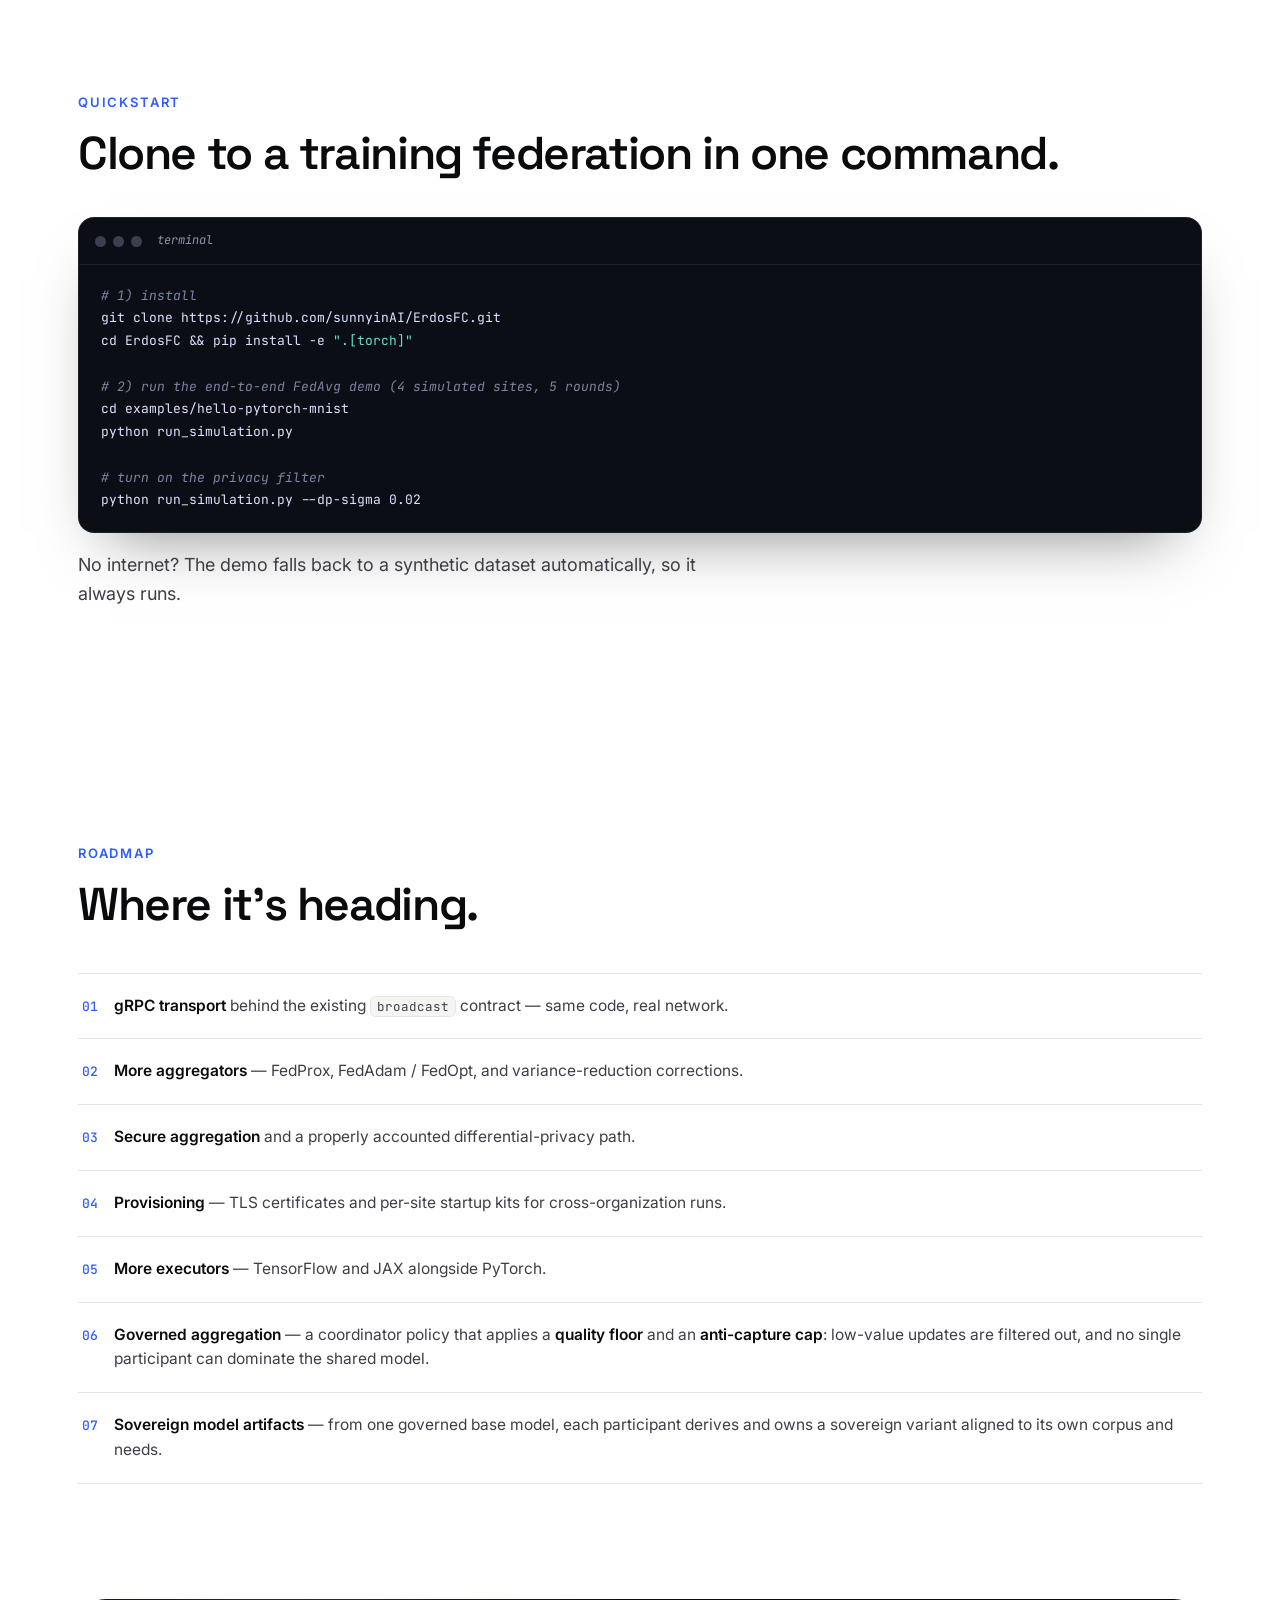
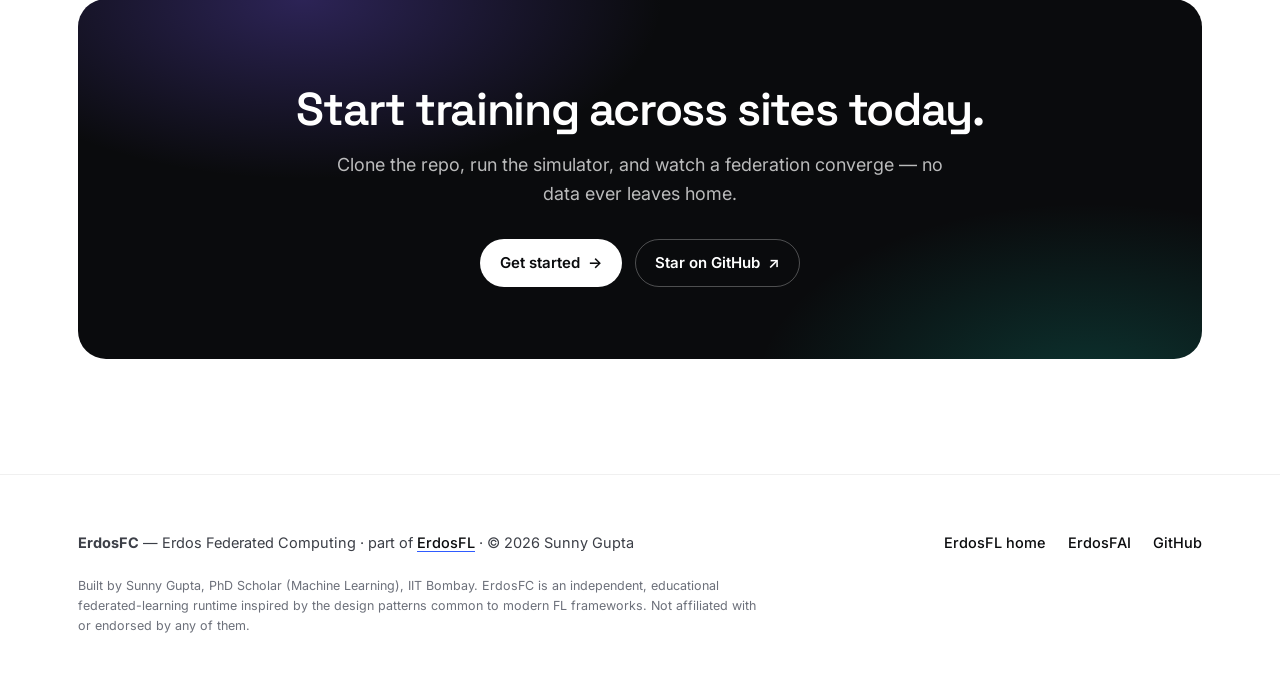
<file: web/index.html>
<!DOCTYPE html>
<html lang="en">
<head>
<meta charset="utf-8">
<meta name="viewport" content="width=device-width, initial-scale=1">
<title>Erdos Federated Computing — many collaborators, one model, no shared data</title>
<meta name="description" content="Erdos Federated Computing (EFC): a lightweight, extensible runtime for federated learning. Train one model across many sites — the raw data never leaves home. By Sunny Gupta.">
<link rel="preconnect" href="https://fonts.googleapis.com">
<link rel="preconnect" href="https://fonts.gstatic.com" crossorigin>
<link href="https://fonts.googleapis.com/css2?family=Inter:wght@400;500;600;700&family=Space+Grotesk:wght@400;500;600;700&family=JetBrains+Mono:wght@400;500&display=swap" rel="stylesheet">
<style>
  :root{
    --bg:#ffffff; --paper:#f6f5f1; --paper2:#efeee9;
    --ink:#0a0b0d; --ink2:#3c3f47; --muted:#6c707a;
    --line:rgba(10,11,13,.10); --line2:rgba(10,11,13,.06);
    --code:#0c0e16; --code-ink:#dbe3ff;
    --g1:#2f5bff; --g2:#7b5cff; --g3:#16c8b0;
    --maxw:1180px; --radius:20px;
    --shadow:0 1px 2px rgba(10,11,13,.04),0 18px 50px -28px rgba(10,11,13,.30);
  }
  *{box-sizing:border-box}
  html{scroll-behavior:smooth;-webkit-text-size-adjust:100%}
  body{
    margin:0; background:var(--bg); color:var(--ink);
    font-family:Inter,system-ui,-apple-system,"Segoe UI",Roboto,sans-serif;
    line-height:1.6; font-size:17px; -webkit-font-smoothing:antialiased;
    text-rendering:optimizeLegibility;
  }
  a{color:inherit;text-decoration:none}
  ::selection{background:rgba(47,91,255,.18)}
  .wrap{max-width:var(--maxw);margin:0 auto;padding:0 28px}
  code,kbd,pre{font-family:"JetBrains Mono",ui-monospace,SFMono-Regular,Menlo,monospace}
  h1,h2,h3,.brand{font-family:"Space Grotesk",Inter,sans-serif}

  /* ---------- nav ---------- */
  nav{position:sticky;top:0;z-index:40;background:rgba(255,255,255,.72);
      backdrop-filter:saturate(180%) blur(14px);border-bottom:1px solid var(--line2)}
  .nav{display:flex;align-items:center;justify-content:space-between;height:68px}
  .brand{display:flex;align-items:center;gap:11px;font-weight:600;font-size:18px;letter-spacing:-.02em}
  .brand .mark{width:30px;height:30px;border-radius:9px;position:relative;overflow:hidden;
     background:conic-gradient(from 210deg,var(--g1),var(--g3),var(--g2),var(--g1))}
  .brand .mark::after{content:"";position:absolute;inset:6px;border-radius:5px;background:#fff}
  .brand b{font-weight:700}
  .nav-links{display:flex;gap:30px;align-items:center;font-size:15px;color:var(--ink2);font-weight:500}
  .nav-links a:not(.btn):hover{color:var(--ink)}
  .nav-links a.active{color:var(--ink)}
  .btn{display:inline-flex;align-items:center;gap:8px;padding:11px 19px;border-radius:999px;
     font-weight:600;font-size:15px;transition:.18s ease;cursor:pointer;border:1px solid transparent;
     font-family:Inter,sans-serif}
  .btn .arr{transition:transform .18s ease}
  .btn:hover .arr{transform:translateX(3px)}
  .btn.primary{background:var(--ink);color:#fff}
  .btn.primary:hover{background:#23262e;transform:translateY(-1px);box-shadow:0 12px 24px -10px rgba(10,11,13,.5)}
  .btn.ghost{border-color:var(--line);color:var(--ink);background:#fff}
  .btn.ghost:hover{border-color:var(--ink);background:var(--paper)}

  /* ---------- hero ---------- */
  header.hero{position:relative;overflow:hidden;padding:64px 0 28px}
  .hero::before{content:"";position:absolute;inset:-20% -10% auto -10%;height:560px;z-index:-1;
     background:radial-gradient(620px 320px at 78% 4%,rgba(123,92,255,.16),transparent 62%),
                radial-gradient(560px 320px at 8% -4%,rgba(47,91,255,.12),transparent 60%),
                radial-gradient(420px 300px at 60% 30%,rgba(22,200,176,.10),transparent 64%)}
  .hero-grid{display:grid;grid-template-columns:1.08fr .92fr;gap:56px;align-items:center}
  .pill{display:inline-flex;align-items:center;gap:9px;font-size:13px;font-weight:600;color:var(--ink2);
     background:#fff;border:1px solid var(--line);padding:7px 14px;border-radius:999px;box-shadow:var(--shadow)}
  .pill .d{width:7px;height:7px;border-radius:50%;background:var(--g3);box-shadow:0 0 0 4px rgba(22,200,176,.18)}
  h1{font-size:clamp(42px,6.4vw,76px);line-height:1.02;margin:24px 0 0;font-weight:600;letter-spacing:-.035em}
  h1 .grad{background:linear-gradient(108deg,var(--g1),var(--g2) 55%,var(--g3));
     -webkit-background-clip:text;background-clip:text;color:transparent}
  .lede{font-size:clamp(17px,2vw,20px);color:var(--ink2);max-width:540px;margin:24px 0 0;line-height:1.55}
  .lede strong{color:var(--ink);font-weight:600}
  .cta{display:flex;gap:13px;flex-wrap:wrap;margin:32px 0 0}
  .install{display:flex;align-items:center;justify-content:space-between;gap:14px;margin-top:22px;
     background:var(--paper);border:1px solid var(--line);border-radius:14px;padding:13px 14px 13px 18px;max-width:430px}
  .install code{color:var(--ink);font-size:14px}
  .install .copy{font-size:12.5px;font-weight:600;color:var(--ink2);border:1px solid var(--line);border-radius:9px;
     padding:7px 12px;cursor:pointer;background:#fff;transition:.16s}
  .install .copy:hover{color:var(--ink);border-color:var(--ink)}
  .badges{display:flex;gap:9px;margin-top:24px;flex-wrap:wrap}
  .badge{font-size:13px;font-weight:500;color:var(--ink2);background:#fff;border:1px solid var(--line);border-radius:999px;padding:6px 13px}

  /* hero figure */
  .figure{position:relative;aspect-ratio:1/1;max-width:430px;width:100%;margin-left:auto}
  .figure .card3d{position:absolute;inset:0;border-radius:24px;background:#fff;border:1px solid var(--line);
     box-shadow:var(--shadow);overflow:hidden}
  .figure .card3d::before{content:"";position:absolute;inset:0;
     background:radial-gradient(420px 280px at 70% 12%,rgba(123,92,255,.10),transparent 62%),
                radial-gradient(360px 260px at 18% 86%,rgba(22,200,176,.10),transparent 60%)}
  .figure svg{position:absolute;inset:0;width:100%;height:100%}
  .pulse{transform-origin:center;animation:pulse 3.4s ease-in-out infinite}
  @keyframes pulse{0%,100%{opacity:.45}50%{opacity:1}}
  .edge{stroke:url(#eg);stroke-width:1.6;opacity:.55;stroke-dasharray:5 7;animation:flow 8s linear infinite}
  @keyframes flow{to{stroke-dashoffset:-120}}

  /* ---------- marquee strip ---------- */
  .strip{border-top:1px solid var(--line2);border-bottom:1px solid var(--line2);background:var(--bg)}
  .strip .wrap{display:flex;flex-wrap:wrap;gap:14px 40px;align-items:center;justify-content:center;
     padding:22px 28px;color:var(--muted);font-size:13.5px;font-weight:500;letter-spacing:.01em}
  .strip b{color:var(--ink);font-weight:600}
  .strip .sep{width:5px;height:5px;border-radius:50%;background:var(--line)}

  /* ---------- sections ---------- */
  section{padding:clamp(72px,9vw,120px) 0}
  .eyebrow{display:inline-block;color:var(--g1);font-weight:600;font-size:13px;letter-spacing:.14em;text-transform:uppercase}
  h2{font-size:clamp(28px,4vw,46px);margin:14px 0 0;font-weight:600;letter-spacing:-.03em;line-height:1.05}
  .sub{color:var(--ink2);max-width:640px;margin:18px 0 0;font-size:clamp(16px,1.6vw,18px);line-height:1.6}

  /* why — editorial split */
  #why{background:var(--paper);border-top:1px solid var(--line2);border-bottom:1px solid var(--line2)}
  .two{display:grid;grid-template-columns:1fr 1fr;gap:48px;align-items:start}
  .why-quote{background:#fff;border:1px solid var(--line);border-radius:var(--radius);padding:32px;box-shadow:var(--shadow)}
  .why-quote blockquote{margin:0;font-family:"Space Grotesk",sans-serif;font-size:23px;line-height:1.3;
     letter-spacing:-.02em;font-weight:500}
  .why-quote .bar{width:46px;height:4px;border-radius:4px;margin-bottom:20px;
     background:linear-gradient(90deg,var(--g1),var(--g2),var(--g3))}
  .why-quote p{margin:18px 0 0;color:var(--ink2);font-size:15.5px;line-height:1.6}
  em{font-style:italic}

  /* features */
  .grid{display:grid;grid-template-columns:repeat(3,1fr);gap:18px;margin-top:48px}
  .card{background:#fff;border:1px solid var(--line);border-radius:var(--radius);padding:26px;transition:.2s ease;position:relative}
  .card:hover{transform:translateY(-4px);box-shadow:var(--shadow);border-color:var(--line)}
  .card .ic{width:46px;height:46px;border-radius:12px;display:grid;place-items:center;margin-bottom:16px;font-size:20px;
     background:linear-gradient(160deg,rgba(47,91,255,.10),rgba(123,92,255,.10));border:1px solid var(--line2)}
  .card h3{margin:0 0 8px;font-size:18px;letter-spacing:-.01em;font-weight:600}
  .card p{margin:0;color:var(--ink2);font-size:14.5px;line-height:1.6}
  .card code{background:var(--paper);border:1px solid var(--line2);border-radius:6px;padding:1px 6px;font-size:12.5px}

  /* how — code panels */
  #how{background:var(--paper);border-top:1px solid var(--line2);border-bottom:1px solid var(--line2)}
  .code-two{display:grid;grid-template-columns:1fr 1fr;gap:20px;margin-top:44px}
  .panel{background:var(--code);border-radius:16px;border:1px solid rgba(255,255,255,.08);box-shadow:0 30px 60px -30px rgba(10,11,13,.5);overflow:hidden}
  .panel .bar{display:flex;align-items:center;gap:7px;padding:13px 16px;border-bottom:1px solid rgba(255,255,255,.07)}
  .panel .bar i{width:11px;height:11px;border-radius:50%;background:#3a3f52;display:inline-block}
  .panel .bar em{margin-left:8px;color:#8a93ad;font-style:normal;font-size:12px;font-family:"JetBrains Mono",monospace}
  pre{margin:0;background:transparent;padding:20px 22px;overflow:auto;font-size:13px;line-height:1.75;color:var(--code-ink)}
  .qpre{background:var(--code);border-radius:16px;border:1px solid rgba(255,255,255,.08);box-shadow:0 30px 60px -30px rgba(10,11,13,.5);margin-top:40px}
  .tok-k{color:#7aa2ff}.tok-s{color:#5fe3c8}.tok-c{color:#7b85a3;font-style:italic}.tok-f{color:#c4a0ff}

  /* roadmap */
  ul.road{list-style:none;padding:0;margin:44px 0 0;display:grid;gap:0}
  ul.road li{padding:20px 4px;border-top:1px solid var(--line);color:var(--ink2);display:grid;
     grid-template-columns:auto 1fr;gap:16px;font-size:15.5px;align-items:baseline}
  ul.road li:last-child{border-bottom:1px solid var(--line)}
  ul.road li b{color:var(--ink);font-weight:600}
  ul.road li .n{color:var(--g1);font-family:"JetBrains Mono",monospace;font-size:13px;font-weight:500}
  ul.road li code{background:var(--paper);border:1px solid var(--line2);border-radius:6px;padding:1px 6px;font-size:12.5px}

  /* CTA band */
  .band{position:relative;overflow:hidden;background:var(--ink);color:#fff;border-radius:28px;padding:clamp(44px,6vw,72px);text-align:center;margin:0 auto}
  .band::before{content:"";position:absolute;inset:0;
     background:radial-gradient(600px 300px at 20% 0%,rgba(123,92,255,.30),transparent 60%),
                radial-gradient(560px 320px at 90% 110%,rgba(22,200,176,.22),transparent 60%)}
  .band>*{position:relative}
  .band h2{color:#fff}
  .band .sub{color:rgba(255,255,255,.72);margin-left:auto;margin-right:auto}
  .band .cta{justify-content:center;margin-top:30px}
  .band .btn.ghost{background:transparent;border-color:rgba(255,255,255,.28);color:#fff}
  .band .btn.ghost:hover{background:rgba(255,255,255,.10);border-color:rgba(255,255,255,.5)}
  .band .btn.primary{background:#fff;color:var(--ink)}
  .band .btn.primary:hover{background:#f0f0f0}

  /* footer */
  footer{border-top:1px solid var(--line2);padding:56px 0 40px;color:var(--ink2);font-size:14.5px}
  .foot{display:flex;justify-content:space-between;gap:24px;flex-wrap:wrap;align-items:center}
  .foot a{color:var(--ink);font-weight:500}
  .foot a:hover{color:var(--g1)}
  .foot-links{display:flex;gap:22px;flex-wrap:wrap}
  .disclaimer{font-size:12.5px;color:var(--muted);margin-top:22px;max-width:680px;line-height:1.6}

  @media(max-width:900px){
    .hero-grid{grid-template-columns:1fr;gap:40px}
    .figure{order:-1;max-width:340px;margin:0 auto}
    .grid{grid-template-columns:1fr 1fr}.two{grid-template-columns:1fr;gap:28px}
    .code-two{grid-template-columns:1fr}
    .nav-links a:not(.btn){display:none}
  }
  @media(max-width:560px){.grid{grid-template-columns:1fr}.wrap{padding:0 20px}}
  @media(prefers-reduced-motion:reduce){*{animation:none!important}}
</style>
</head>
<body>

<nav><div class="wrap nav">
  <a class="brand" href="../"><span class="mark"></span> Erdos<b>FL</b></a>
  <div class="nav-links">
    <a href="../fc/" class="active">Federated Computing</a>
    <a href="../fai/">Agentic Intelligence</a>
    <a class="btn ghost" href="https://github.com/sunnyinAI/ErdosFC" target="_blank" rel="noopener">GitHub <span class="arr">↗</span></a>
  </div>
</div></nav>

<a id="top"></a>
<header class="hero"><div class="wrap hero-grid">
  <div>
    <span class="pill"><span class="d"></span> ErdosFC · part of ErdosFL · Apache-2.0</span>
    <h1>One model.<br>Many collaborators.<br><span class="grad">No shared data.</span></h1>
    <p class="lede">Erdos&nbsp;FC is a lightweight, extensible runtime for federated learning.
       Train a single model across many sites — <strong>the raw data never leaves home.</strong></p>
    <div class="cta">
      <a class="btn primary" href="#start">Get started <span class="arr">→</span></a>
      <a class="btn ghost" href="https://github.com/sunnyinAI/ErdosFC" target="_blank" rel="noopener">View on GitHub <span class="arr">↗</span></a>
    </div>
    <div class="install">
      <code id="cmd">pip install -e ".[torch]"</code>
      <button class="copy" onclick="copyCmd()">Copy</button>
    </div>
    <div class="badges">
      <span class="badge">Python 3.10+</span>
      <span class="badge">PyTorch</span>
      <span class="badge">FedAvg</span>
      <span class="badge">Privacy filters</span>
      <span class="badge">Simulator</span>
    </div>
  </div>

  <div class="figure" aria-hidden="true">
    <div class="card3d"></div>
    <svg viewBox="0 0 400 400">
      <defs>
        <linearGradient id="eg" x1="0" y1="0" x2="1" y2="1">
          <stop offset="0" stop-color="#16c8b0"/><stop offset="1" stop-color="#7b5cff"/>
        </linearGradient>
        <radialGradient id="srv" cx="50%" cy="40%" r="60%">
          <stop offset="0" stop-color="#5b7cff"/><stop offset="1" stop-color="#2f5bff"/>
        </radialGradient>
      </defs>
      <g class="edges">
        <line class="edge" x1="200" y1="200" x2="200" y2="64"/>
        <line class="edge" x1="200" y1="200" x2="318" y2="132"/>
        <line class="edge" x1="200" y1="200" x2="318" y2="268"/>
        <line class="edge" x1="200" y1="200" x2="200" y2="336"/>
        <line class="edge" x1="200" y1="200" x2="82"  y2="268"/>
        <line class="edge" x1="200" y1="200" x2="82"  y2="132"/>
      </g>
      <g>
        <circle class="pulse" cx="200" cy="64"  r="15" fill="#16c8b0"/>
        <circle class="pulse" cx="318" cy="132" r="15" fill="#2f5bff" style="animation-delay:.5s"/>
        <circle class="pulse" cx="318" cy="268" r="15" fill="#7b5cff" style="animation-delay:1s"/>
        <circle class="pulse" cx="200" cy="336" r="15" fill="#16c8b0" style="animation-delay:1.5s"/>
        <circle class="pulse" cx="82"  cy="268" r="15" fill="#2f5bff" style="animation-delay:2s"/>
        <circle class="pulse" cx="82"  cy="132" r="15" fill="#7b5cff" style="animation-delay:2.5s"/>
      </g>
      <circle cx="200" cy="200" r="30" fill="url(#srv)"/>
      <circle cx="200" cy="200" r="44" fill="none" stroke="#2f5bff" stroke-opacity=".25"/>
      <text x="200" y="205" text-anchor="middle" font-size="13" fill="#fff" font-family="Space Grotesk,Inter" font-weight="600">FedAvg</text>
    </svg>
  </div>
</div></header>

<div class="strip"><div class="wrap">
  <span><b>Controller / worker</b> runtime</span><span class="sep"></span>
  <span><b>Sample-weighted</b> FedAvg</span><span class="sep"></span>
  <span><b>Gaussian</b> privacy filter</span><span class="sep"></span>
  <span><b>One-process</b> simulator</span><span class="sep"></span>
  <span><b>Framework-agnostic</b> core</span>
</div></div>

<section id="why"><div class="wrap two">
  <div>
    <span class="eyebrow">Why "Erdős"</span>
    <h2>Collaboration without sharing.</h2>
    <p class="sub">Paul Erdős published with more than 500 co-authors — his whole
    body of work was built on collaboration, immortalized by the <em>Erdős
    number</em>. Federated learning is collaboration of exactly that kind:
    many parties improve a shared model together, while their private data never
    leaves home. Erdos&nbsp;FC makes that pattern small enough to read and easy
    to extend.</p>
  </div>
  <div class="why-quote">
    <div class="bar"></div>
    <blockquote>"Many minds, one result — and nobody hands over their notebook."</blockquote>
    <p>Each round, sites train locally and send only model <strong>updates</strong>.
    The server averages them into a new global model. The raw data stays put.</p>
  </div>
</div></section>

<section id="features"><div class="wrap">
  <span class="eyebrow">Feature highlights</span>
  <h2>Everything in the federated loop — swappable.</h2>
  <p class="sub">Small abstract base classes for each part of the loop, with working defaults out of the box.</p>
  <div class="grid">
    <div class="card"><div class="ic">🧭</div><h3>Controller / worker model</h3>
      <p>A server-side workflow orchestrates rounds; client-side executors do the local training. Clean separation, like production FL runtimes.</p></div>
    <div class="card"><div class="ic">➗</div><h3>Federated Averaging</h3>
      <p>Sample-weighted FedAvg aggregation that is dtype-safe for weights and integer buffers alike. Drop-in slot for FedProx/FedOpt next.</p></div>
    <div class="card"><div class="ic">🔒</div><h3>Privacy on the path</h3>
      <p>A Gaussian filter clips and noises each update before it leaves the site, so the server never sees raw local weights.</p></div>
    <div class="card"><div class="ic">🧪</div><h3>One-process simulator</h3>
      <p>Run a whole federation locally behind a single <code>broadcast()</code> contract — then deploy the same code on a real transport.</p></div>
    <div class="card"><div class="ic">🔥</div><h3>PyTorch "Client API"</h3>
      <p>Wrap an ordinary PyTorch training loop into a federated client with almost no changes — bring a model and a dataset.</p></div>
    <div class="card"><div class="ic">🧩</div><h3>Framework-agnostic core</h3>
      <p>The APIs, aggregator, and runtime import no deep-learning library, leaving room for TensorFlow / JAX executors beside PyTorch.</p></div>
  </div>
</div></section>

<section id="how"><div class="wrap">
  <span class="eyebrow">How it works</span>
  <h2>The round loop.</h2>
  <p class="sub">Scatter the global model → each site trains on private data → filter the update → gather &amp; aggregate → repeat.</p>
  <div class="code-two">
    <div class="panel">
      <div class="bar"><i></i><i></i><i></i><em>server.py</em></div>
<pre><span class="tok-c"># every round, on the server</span>
task   = Shareable(params=global_model)
out    = server.<span class="tok-f">broadcast</span>(<span class="tok-s">"train"</span>, task, ctx)

aggregator.<span class="tok-f">reset</span>(ctx)
<span class="tok-k">for</span> name, update <span class="tok-k">in</span> out:
    aggregator.<span class="tok-f">accept</span>(update, ctx)   <span class="tok-c"># weighted by n_i</span>
global_model = aggregator.<span class="tok-f">aggregate</span>(ctx).params</pre>
    </div>
    <div class="panel">
      <div class="bar"><i></i><i></i><i></i><em>client.py</em></div>
<pre><span class="tok-c"># on each client / site</span>
<span class="tok-k">class</span> <span class="tok-f">PTTrainer</span>(Executor):
    <span class="tok-k">def</span> <span class="tok-f">execute</span>(self, task, shareable, ctx):
        model.<span class="tok-f">load_state_dict</span>(shareable.params)
        train(model, self.local_data)     <span class="tok-c"># data stays here</span>
        <span class="tok-k">return</span> Shareable(params=model.<span class="tok-f">state_dict</span>(),
                         meta={<span class="tok-s">"num_samples"</span>: n})</pre>
    </div>
  </div>
</div></section>

<section id="start"><div class="wrap">
  <span class="eyebrow">Quickstart</span>
  <h2>Clone to a training federation in one command.</h2>
  <div class="qpre">
    <div class="bar" style="display:flex;align-items:center;gap:7px;padding:13px 16px;border-bottom:1px solid rgba(255,255,255,.07)"><i style="width:11px;height:11px;border-radius:50%;background:#3a3f52;display:inline-block"></i><i style="width:11px;height:11px;border-radius:50%;background:#3a3f52;display:inline-block"></i><i style="width:11px;height:11px;border-radius:50%;background:#3a3f52;display:inline-block"></i><em style="margin-left:8px;color:#8a93ad;font-size:12px;font-family:'JetBrains Mono',monospace">terminal</em></div>
<pre><span class="tok-c"># 1) install</span>
git clone https://github.com/sunnyinAI/ErdosFC.git
cd ErdosFC && pip install -e <span class="tok-s">".[torch]"</span>

<span class="tok-c"># 2) run the end-to-end FedAvg demo (4 simulated sites, 5 rounds)</span>
cd examples/hello-pytorch-mnist
python run_simulation.py

<span class="tok-c"># turn on the privacy filter</span>
python run_simulation.py --dp-sigma 0.02</pre>
  </div>
  <p class="sub" style="margin-top:18px">No internet? The demo falls back to a synthetic dataset automatically, so it always runs.</p>
</div></section>

<section id="roadmap"><div class="wrap">
  <span class="eyebrow">Roadmap</span>
  <h2>Where it's heading.</h2>
  <ul class="road">
    <li><span class="n">01</span><span><b>gRPC transport</b> behind the existing <code>broadcast</code> contract — same code, real network.</span></li>
    <li><span class="n">02</span><span><b>More aggregators</b> — FedProx, FedAdam / FedOpt, and variance-reduction corrections.</span></li>
    <li><span class="n">03</span><span><b>Secure aggregation</b> and a properly accounted differential-privacy path.</span></li>
    <li><span class="n">04</span><span><b>Provisioning</b> — TLS certificates and per-site startup kits for cross-organization runs.</span></li>
    <li><span class="n">05</span><span><b>More executors</b> — TensorFlow and JAX alongside PyTorch.</span></li>
    <li><span class="n">06</span><span><b>Governed aggregation</b> — a coordinator policy that applies a <b>quality floor</b> and an <b>anti-capture cap</b>: low-value updates are filtered out, and no single participant can dominate the shared model.</span></li>
    <li><span class="n">07</span><span><b>Sovereign model artifacts</b> — from one governed base model, each participant derives and owns a sovereign variant aligned to its own corpus and needs.</span></li>
  </ul>
</div></section>

<section style="padding-top:0"><div class="wrap"><div class="band">
  <h2>Start training across sites today.</h2>
  <p class="sub">Clone the repo, run the simulator, and watch a federation converge — no data ever leaves home.</p>
  <div class="cta">
    <a class="btn primary" href="#start">Get started <span class="arr">→</span></a>
    <a class="btn ghost" href="https://github.com/sunnyinAI/ErdosFC" target="_blank" rel="noopener">Star on GitHub <span class="arr">↗</span></a>
  </div>
</div></div></section>

<footer><div class="wrap">
  <div class="foot">
    <div><strong>ErdosFC</strong> — Erdos Federated Computing · part of <a href="../" style="border-bottom:1px solid var(--g1)">ErdosFL</a> · © 2026 Sunny Gupta</div>
    <div class="foot-links">
      <a href="../">ErdosFL home</a>
      <a href="../fai/">ErdosFAI</a>
      <a href="https://github.com/sunnyinAI/ErdosFC" target="_blank" rel="noopener">GitHub</a>
    </div>
  </div>
  <p class="disclaimer">Built by Sunny Gupta, PhD Scholar (Machine Learning), IIT Bombay.
  ErdosFC is an independent, educational federated-learning runtime inspired by the
  design patterns common to modern FL frameworks. Not affiliated with or endorsed by any of them.</p>
</div></footer>

<script>
  function copyCmd(){
    var t=document.getElementById('cmd').innerText;
    navigator.clipboard&&navigator.clipboard.writeText(t);
    var b=event.target; var o=b.innerText; b.innerText='Copied ✓';
    setTimeout(function(){b.innerText=o;},1400);
  }
</script>
</body>
</html>
</file>
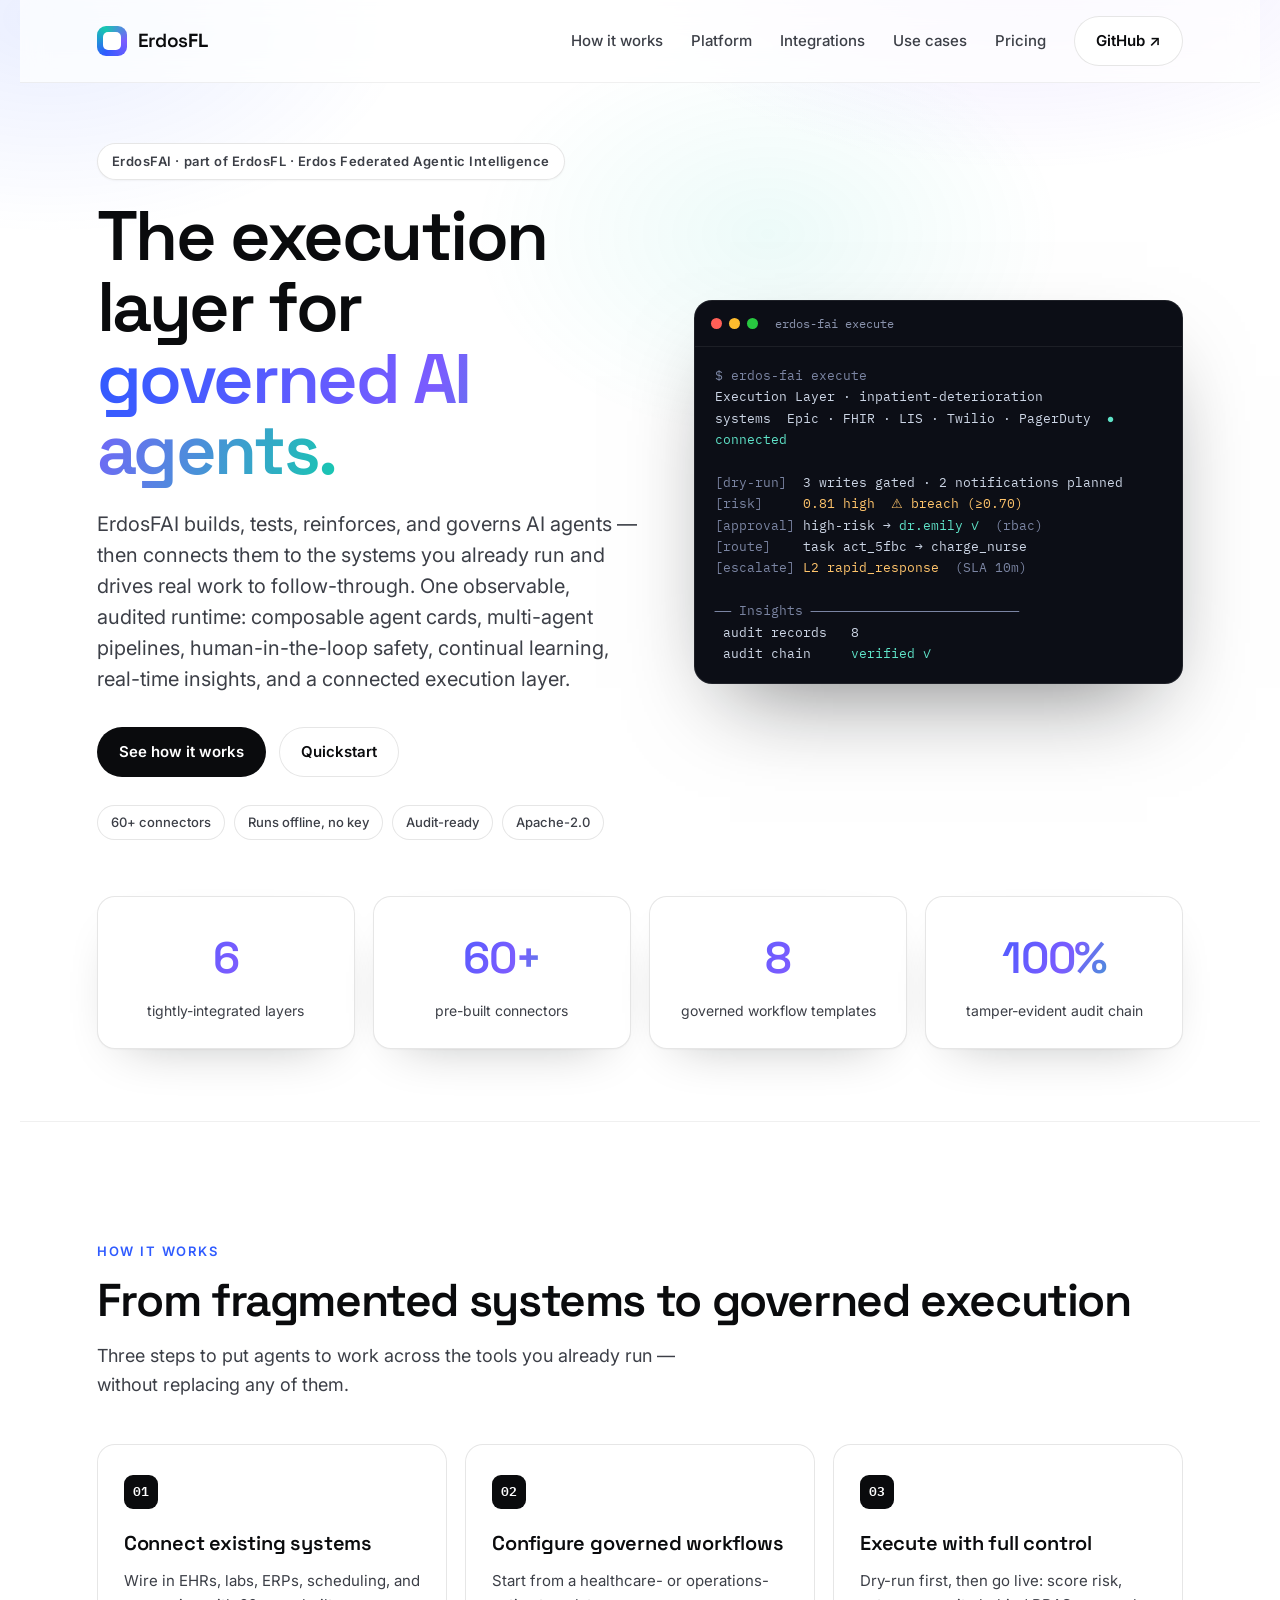
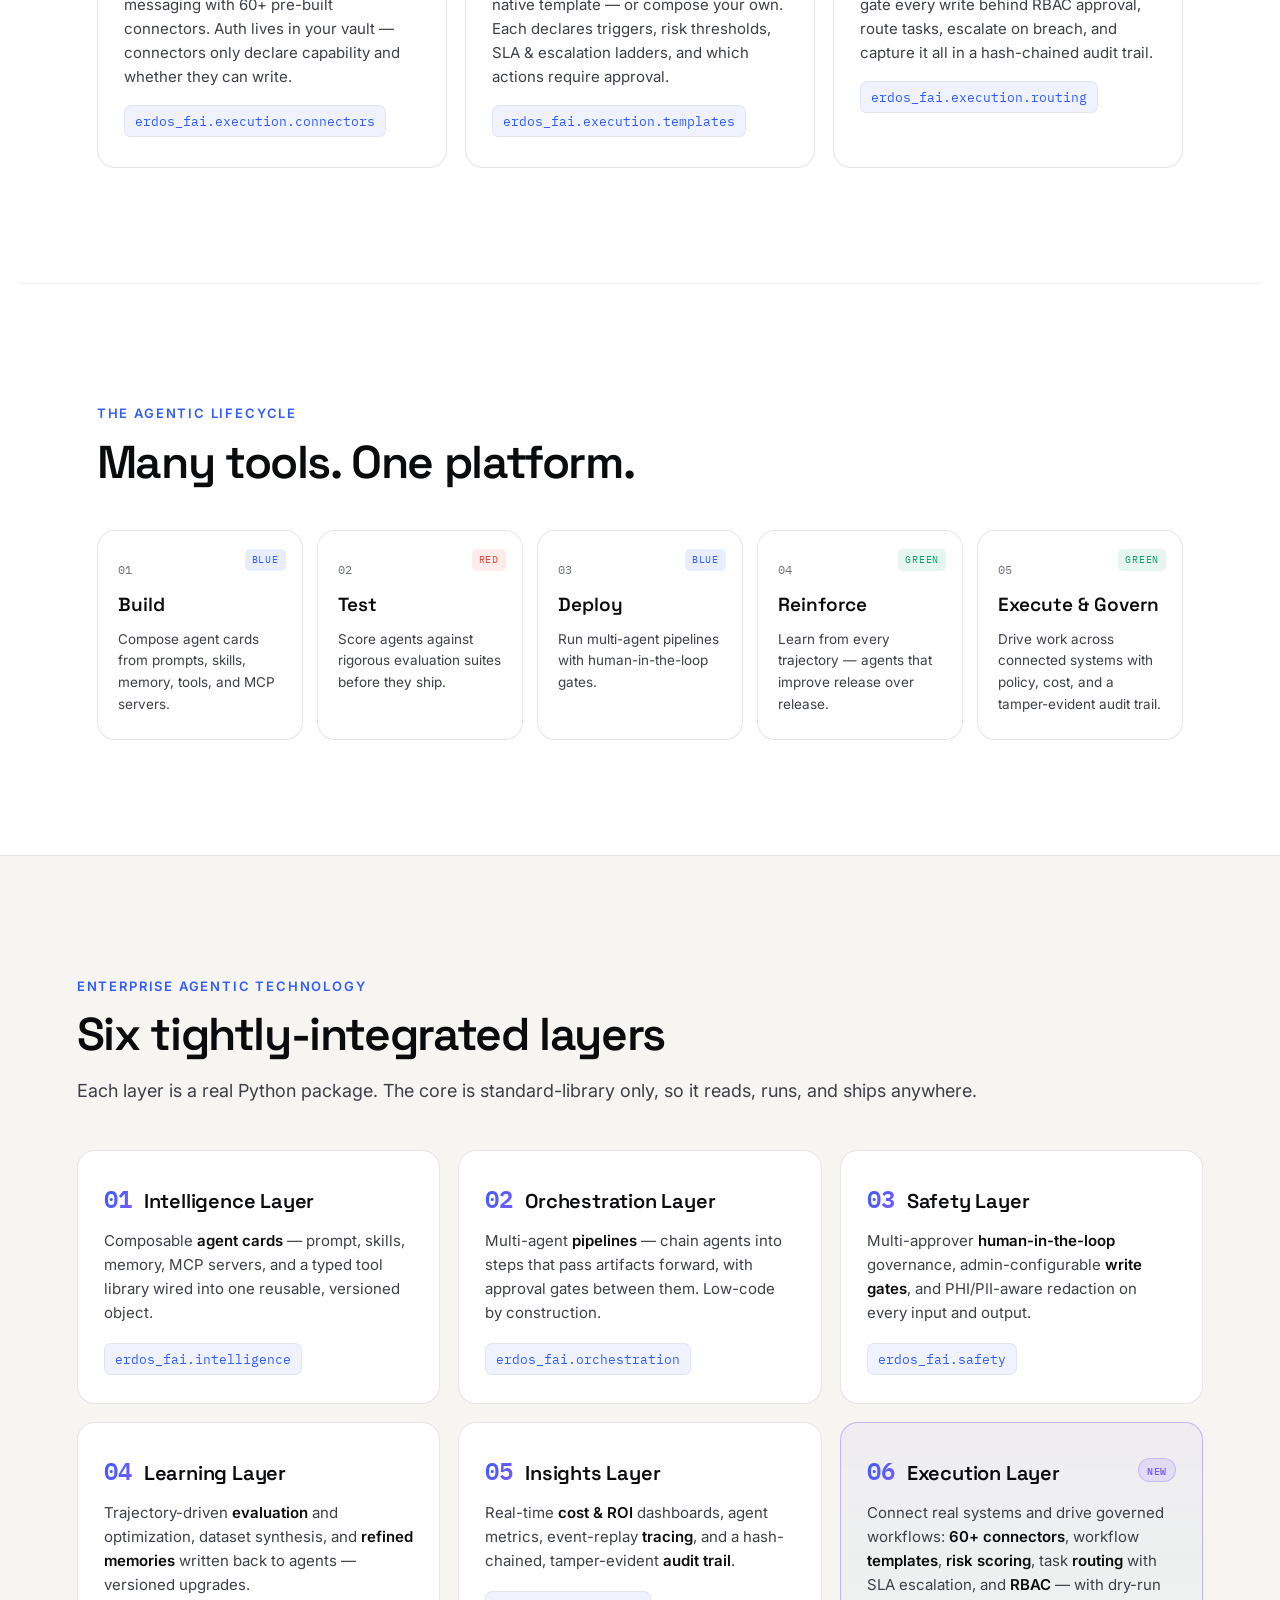
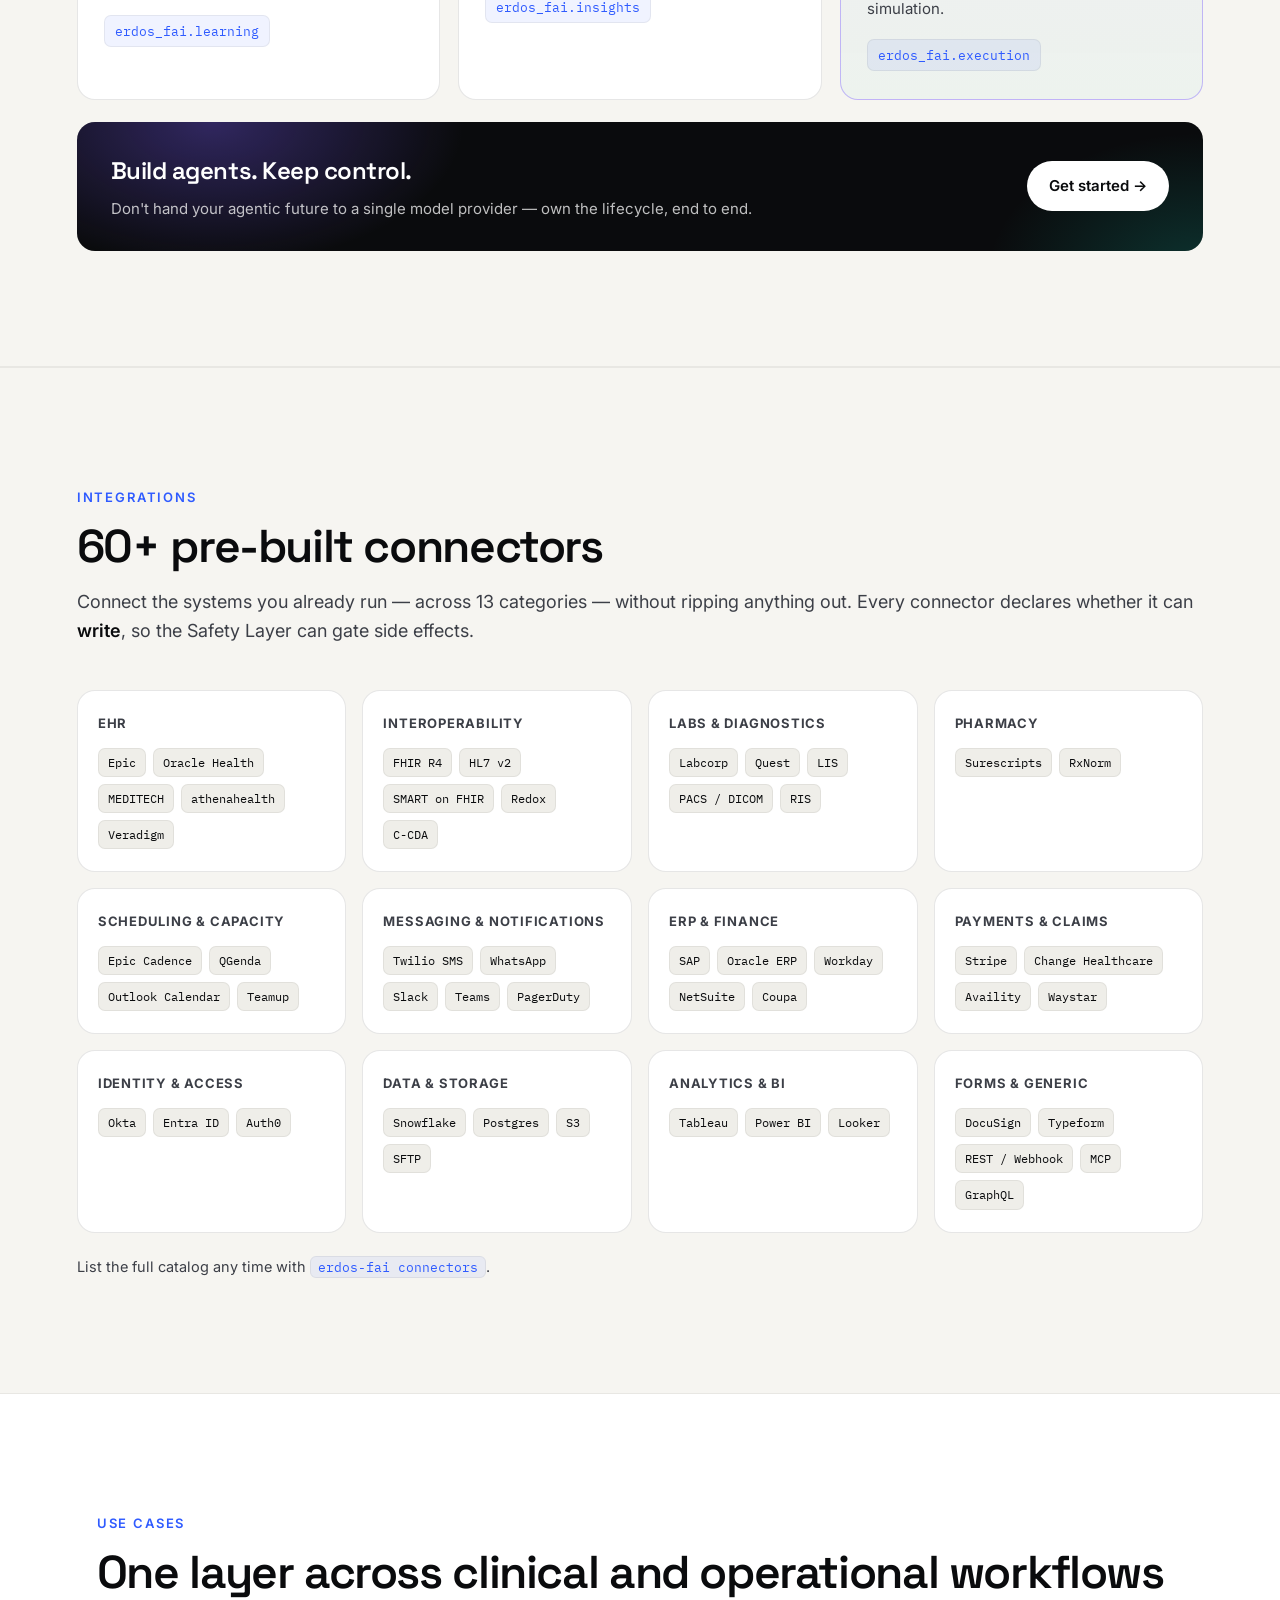
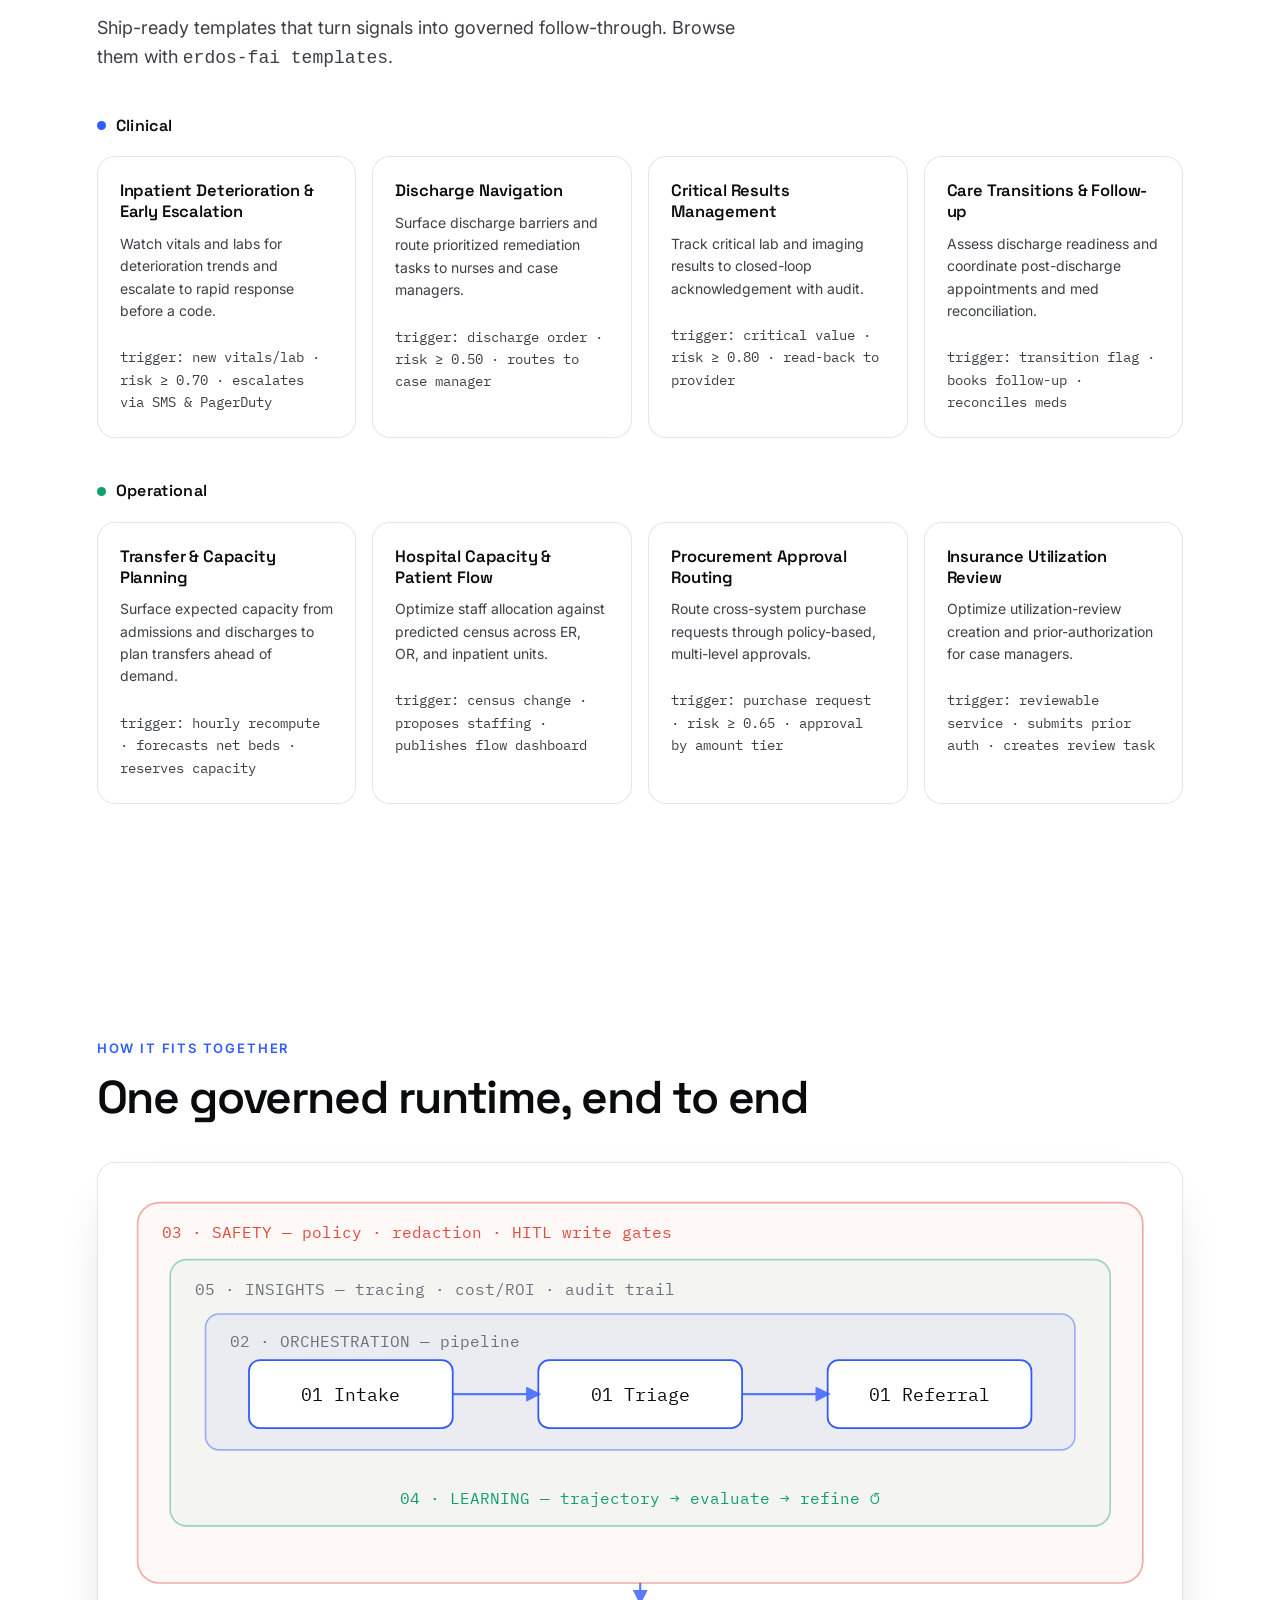
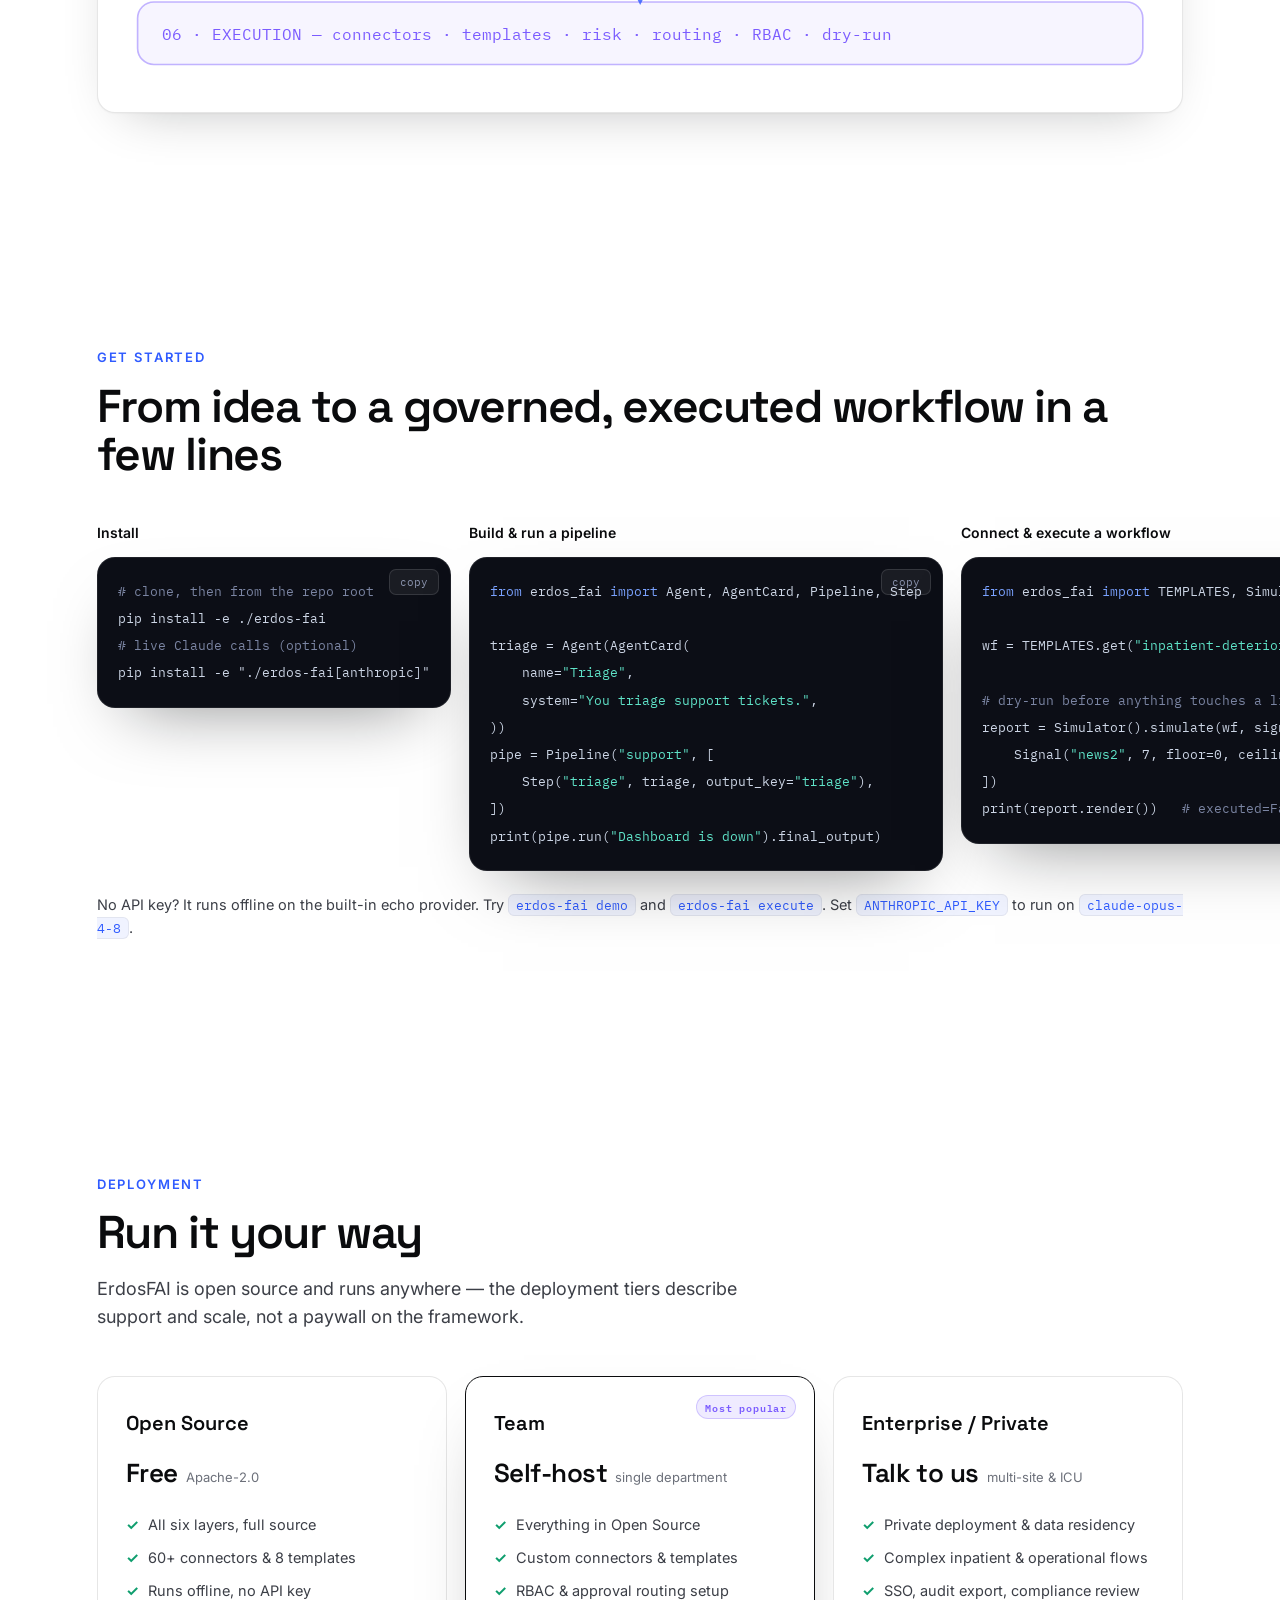
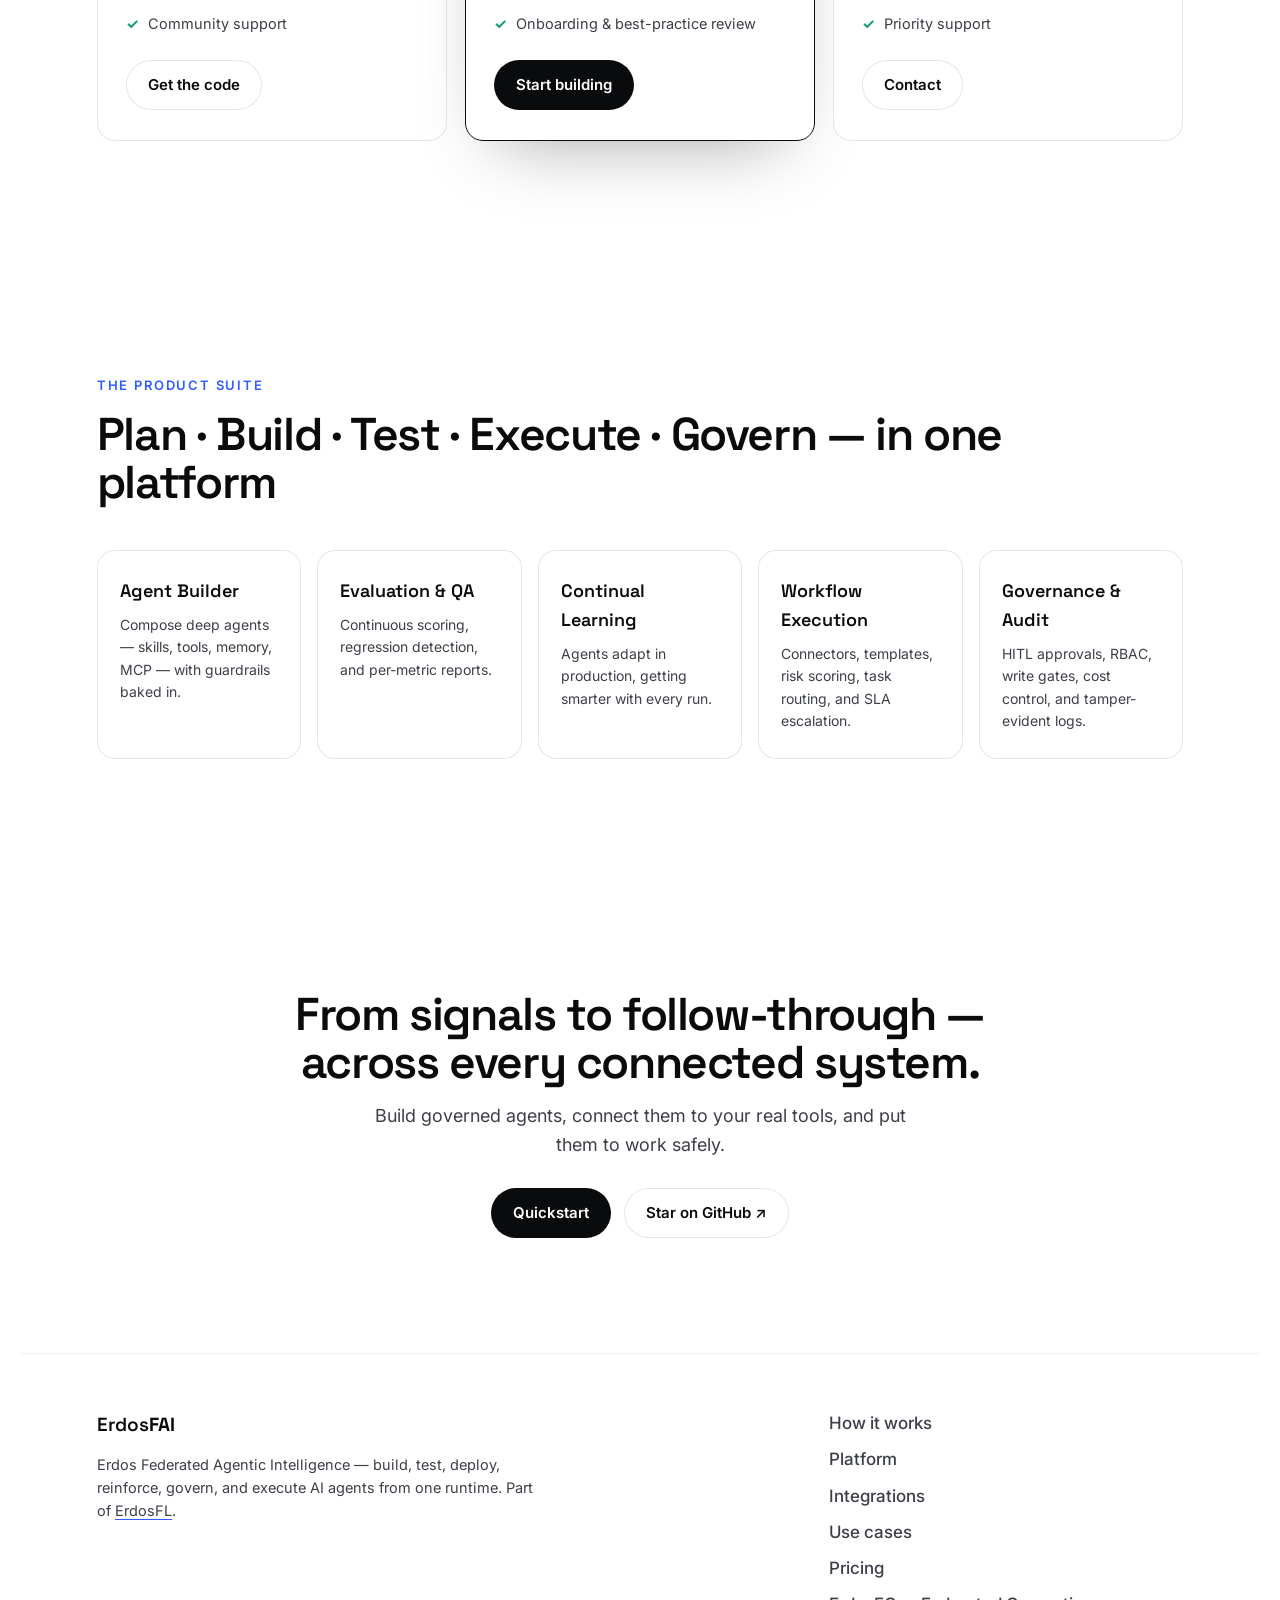
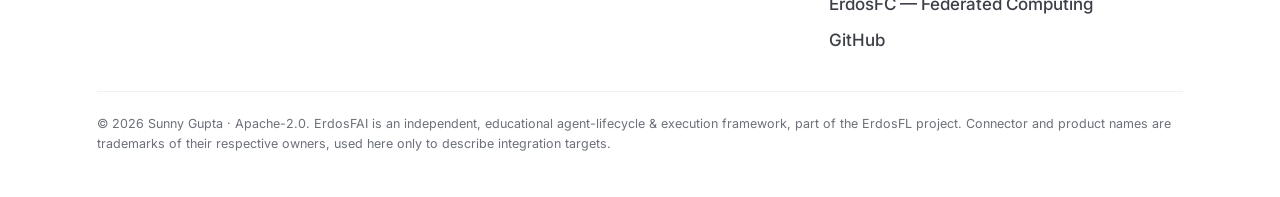
<file: erdos-fai/web/index.html>
<!DOCTYPE html>
<html lang="en">
<head>
  <meta charset="UTF-8" />
  <meta name="viewport" content="width=device-width, initial-scale=1.0" />
  <title>ErdosFAI — The Agent Lifecycle & Execution Platform</title>
  <meta name="description" content="ErdosFAI (Erdos Federated Agentic Intelligence) builds, tests, governs, and executes AI agents across your real systems. Six layers: composable agent cards, multi-agent orchestration, human-in-the-loop safety, continual learning, real-time observability — and an execution layer with 60+ connectors, governed workflow templates, risk scoring, task routing, SLA escalation, and RBAC." />
  <link rel="preconnect" href="https://fonts.googleapis.com" />
  <link rel="preconnect" href="https://fonts.gstatic.com" crossorigin />
  <link href="https://fonts.googleapis.com/css2?family=Inter:wght@400;500;600;700&family=Space+Grotesk:wght@400;500;600;700&family=IBM+Plex+Mono:wght@400;500;600&display=swap" rel="stylesheet" />
  <link rel="stylesheet" href="styles.css" />
</head>
<body>
  <div class="grid-bg" aria-hidden="true"></div>

  <!-- NAV -->
  <header class="nav">
    <a class="brand" href="../">
      <span class="brand-mark" aria-hidden="true"></span>
      <span>Erdos<b>FL</b></span>
    </a>
    <nav class="nav-links">
      <a href="#how">How it works</a>
      <a href="#layers">Platform</a>
      <a href="#integrations">Integrations</a>
      <a href="#usecases">Use cases</a>
      <a href="#pricing">Pricing</a>
      <a class="btn btn-ghost" href="https://github.com/sunnyinAI/ErdosFC">GitHub ↗</a>
    </nav>
  </header>

  <!-- HERO -->
  <main id="top">
    <section class="hero">
      <div class="hero-copy">
        <p class="eyebrow">ErdosFAI · part of ErdosFL · Erdos Federated Agentic Intelligence</p>
        <h1>The execution layer for<br><span class="accent">governed AI agents.</span></h1>
        <p class="lede">
          ErdosFAI builds, tests, reinforces, and governs AI agents — then connects them to the
          systems you already run and drives real work to follow-through. One observable, audited
          runtime: composable agent cards, multi-agent pipelines, human-in-the-loop safety,
          continual learning, real-time insights, and a connected execution layer.
        </p>
        <div class="hero-cta">
          <a class="btn btn-primary" href="#how">See how it works</a>
          <a class="btn btn-ghost" href="#start">Quickstart</a>
        </div>
        <ul class="badges">
          <li>60+ connectors</li>
          <li>Runs offline, no key</li>
          <li>Audit-ready</li>
          <li>Apache-2.0</li>
        </ul>
      </div>

      <div class="hero-panel" aria-hidden="true">
        <div class="terminal">
          <div class="term-bar"><span></span><span></span><span></span><em>erdos-fai execute</em></div>
<pre class="term-body"><span class="c-dim">$ erdos-fai execute</span>
Execution Layer · inpatient-deterioration
systems  Epic · FHIR · LIS · Twilio · PagerDuty  <span class="c-ok">● connected</span>

<span class="c-dim">[dry-run] </span> 3 writes gated · 2 notifications planned
<span class="c-dim">[risk]    </span> <span class="c-warn">0.81 high  ⚠ breach (≥0.70)</span>
<span class="c-dim">[approval]</span> high-risk → <span class="c-ok">dr.emily ✓</span>  <span class="c-dim">(rbac)</span>
<span class="c-dim">[route]   </span> task act_5fbc → charge_nurse
<span class="c-dim">[escalate]</span> <span class="c-warn">L2 rapid_response</span>  <span class="c-dim">(SLA 10m)</span>

<span class="c-dim">── Insights ──────────────────────────</span>
 audit records   8
 audit chain     <span class="c-ok">verified ✓</span></pre>
        </div>
      </div>
    </section>

    <!-- STATS -->
    <section class="stats" aria-label="Platform at a glance">
      <div class="stat"><b>6</b><span>tightly-integrated layers</span></div>
      <div class="stat"><b>60+</b><span>pre-built connectors</span></div>
      <div class="stat"><b>8</b><span>governed workflow templates</span></div>
      <div class="stat"><b>100%</b><span>tamper-evident audit chain</span></div>
    </section>

    <!-- HOW IT WORKS -->
    <section id="how" class="how">
      <p class="section-kicker">How it works</p>
      <h2>From fragmented systems to governed execution</h2>
      <p class="section-sub">Three steps to put agents to work across the tools you already run — without
        replacing any of them.</p>
      <div class="how-grid">
        <div class="how-step reveal">
          <span class="how-no">01</span>
          <h3>Connect existing systems</h3>
          <p>Wire in EHRs, labs, ERPs, scheduling, and messaging with 60+ pre-built connectors.
            Auth lives in your vault — connectors only declare capability and whether they can write.</p>
          <code class="layer-code">erdos_fai.execution.connectors</code>
        </div>
        <div class="how-step reveal">
          <span class="how-no">02</span>
          <h3>Configure governed workflows</h3>
          <p>Start from a healthcare- or operations-native template — or compose your own. Each declares
            triggers, risk thresholds, SLA & escalation ladders, and which actions require approval.</p>
          <code class="layer-code">erdos_fai.execution.templates</code>
        </div>
        <div class="how-step reveal">
          <span class="how-no">03</span>
          <h3>Execute with full control</h3>
          <p>Dry-run first, then go live: score risk, gate every write behind RBAC approval, route tasks,
            escalate on breach, and capture it all in a hash-chained audit trail.</p>
          <code class="layer-code">erdos_fai.execution.routing</code>
        </div>
      </div>
    </section>

    <!-- LIFECYCLE -->
    <section id="lifecycle" class="lifecycle">
      <p class="section-kicker">The agentic lifecycle</p>
      <h2>Many tools. One platform.</h2>
      <div class="stages">
        <div class="stage" data-stage="build">   <span class="stage-no">01</span><h3>Build</h3><p>Compose agent cards from prompts, skills, memory, tools, and MCP servers.</p><span class="stage-tag tag-blue">BLUE</span></div>
        <div class="stage" data-stage="test">    <span class="stage-no">02</span><h3>Test</h3><p>Score agents against rigorous evaluation suites before they ship.</p><span class="stage-tag tag-red">RED</span></div>
        <div class="stage" data-stage="deploy">  <span class="stage-no">03</span><h3>Deploy</h3><p>Run multi-agent pipelines with human-in-the-loop gates.</p><span class="stage-tag tag-blue">BLUE</span></div>
        <div class="stage" data-stage="reinforce"><span class="stage-no">04</span><h3>Reinforce</h3><p>Learn from every trajectory — agents that improve release over release.</p><span class="stage-tag tag-green">GREEN</span></div>
        <div class="stage" data-stage="govern">  <span class="stage-no">05</span><h3>Execute & Govern</h3><p>Drive work across connected systems with policy, cost, and a tamper-evident audit trail.</p><span class="stage-tag tag-green">GREEN</span></div>
      </div>
    </section>

    <!-- LAYERS -->
    <section id="layers" class="layers">
      <p class="section-kicker">Enterprise agentic technology</p>
      <h2>Six tightly-integrated layers</h2>
      <p class="section-sub">Each layer is a real Python package. The core is standard-library only, so it reads, runs, and ships anywhere.</p>

      <div class="layer-grid">
        <article class="layer reveal">
          <div class="layer-head"><span class="layer-no">01</span><h3>Intelligence Layer</h3></div>
          <p>Composable <b>agent cards</b> — prompt, skills, memory, MCP servers, and a typed tool library wired into one reusable, versioned object.</p>
          <code class="layer-code">erdos_fai.intelligence</code>
        </article>

        <article class="layer reveal">
          <div class="layer-head"><span class="layer-no">02</span><h3>Orchestration Layer</h3></div>
          <p>Multi-agent <b>pipelines</b> — chain agents into steps that pass artifacts forward, with approval gates between them. Low-code by construction.</p>
          <code class="layer-code">erdos_fai.orchestration</code>
        </article>

        <article class="layer reveal">
          <div class="layer-head"><span class="layer-no">03</span><h3>Safety Layer</h3></div>
          <p>Multi-approver <b>human-in-the-loop</b> governance, admin-configurable <b>write gates</b>, and PHI/PII-aware redaction on every input and output.</p>
          <code class="layer-code">erdos_fai.safety</code>
        </article>

        <article class="layer reveal">
          <div class="layer-head"><span class="layer-no">04</span><h3>Learning Layer</h3></div>
          <p>Trajectory-driven <b>evaluation</b> and optimization, dataset synthesis, and <b>refined memories</b> written back to agents — versioned upgrades.</p>
          <code class="layer-code">erdos_fai.learning</code>
        </article>

        <article class="layer reveal">
          <div class="layer-head"><span class="layer-no">05</span><h3>Insights Layer</h3></div>
          <p>Real-time <b>cost &amp; ROI</b> dashboards, agent metrics, event-replay <b>tracing</b>, and a hash-chained, tamper-evident <b>audit trail</b>.</p>
          <code class="layer-code">erdos_fai.insights</code>
        </article>

        <article class="layer layer-accent reveal">
          <div class="layer-head"><span class="layer-no">06</span><h3>Execution Layer</h3><span class="pill-new">NEW</span></div>
          <p>Connect real systems and drive governed workflows: <b>60+ connectors</b>, workflow <b>templates</b>, <b>risk scoring</b>, task <b>routing</b> with SLA escalation, and <b>RBAC</b> — with dry-run simulation.</p>
          <code class="layer-code">erdos_fai.execution</code>
        </article>
      </div>

      <div class="layer-cta-band reveal">
        <div>
          <h3>Build agents. Keep control.</h3>
          <p>Don't hand your agentic future to a single model provider — own the lifecycle, end to end.</p>
        </div>
        <a class="btn btn-primary" href="#start">Get started →</a>
      </div>
    </section>

    <!-- INTEGRATIONS -->
    <section id="integrations" class="integrations">
      <p class="section-kicker">Integrations</p>
      <h2>60+ pre-built connectors</h2>
      <p class="section-sub">Connect the systems you already run — across 13 categories — without ripping anything out.
        Every connector declares whether it can <b>write</b>, so the Safety Layer can gate side effects.</p>
      <div class="conn-grid">
        <div class="conn-cat reveal"><h4>EHR</h4><div class="chips"><span>Epic</span><span>Oracle Health</span><span>MEDITECH</span><span>athenahealth</span><span>Veradigm</span></div></div>
        <div class="conn-cat reveal"><h4>Interoperability</h4><div class="chips"><span>FHIR R4</span><span>HL7 v2</span><span>SMART on FHIR</span><span>Redox</span><span>C-CDA</span></div></div>
        <div class="conn-cat reveal"><h4>Labs &amp; Diagnostics</h4><div class="chips"><span>Labcorp</span><span>Quest</span><span>LIS</span><span>PACS / DICOM</span><span>RIS</span></div></div>
        <div class="conn-cat reveal"><h4>Pharmacy</h4><div class="chips"><span>Surescripts</span><span>RxNorm</span></div></div>
        <div class="conn-cat reveal"><h4>Scheduling &amp; Capacity</h4><div class="chips"><span>Epic Cadence</span><span>QGenda</span><span>Outlook Calendar</span><span>Teamup</span></div></div>
        <div class="conn-cat reveal"><h4>Messaging &amp; Notifications</h4><div class="chips"><span>Twilio SMS</span><span>WhatsApp</span><span>Slack</span><span>Teams</span><span>PagerDuty</span></div></div>
        <div class="conn-cat reveal"><h4>ERP &amp; Finance</h4><div class="chips"><span>SAP</span><span>Oracle ERP</span><span>Workday</span><span>NetSuite</span><span>Coupa</span></div></div>
        <div class="conn-cat reveal"><h4>Payments &amp; Claims</h4><div class="chips"><span>Stripe</span><span>Change Healthcare</span><span>Availity</span><span>Waystar</span></div></div>
        <div class="conn-cat reveal"><h4>Identity &amp; Access</h4><div class="chips"><span>Okta</span><span>Entra ID</span><span>Auth0</span></div></div>
        <div class="conn-cat reveal"><h4>Data &amp; Storage</h4><div class="chips"><span>Snowflake</span><span>Postgres</span><span>S3</span><span>SFTP</span></div></div>
        <div class="conn-cat reveal"><h4>Analytics &amp; BI</h4><div class="chips"><span>Tableau</span><span>Power BI</span><span>Looker</span></div></div>
        <div class="conn-cat reveal"><h4>Forms &amp; Generic</h4><div class="chips"><span>DocuSign</span><span>Typeform</span><span>REST / Webhook</span><span>MCP</span><span>GraphQL</span></div></div>
      </div>
      <p class="start-note">List the full catalog any time with <code>erdos-fai connectors</code>.</p>
    </section>

    <!-- USE CASES -->
    <section id="usecases" class="usecases">
      <p class="section-kicker">Use cases</p>
      <h2>One layer across clinical and operational workflows</h2>
      <p class="section-sub">Ship-ready templates that turn signals into governed follow-through. Browse them with
        <code>erdos-fai templates</code>.</p>

      <div class="uc-group reveal">
        <h3 class="uc-head"><span class="dot dot-blue"></span> Clinical</h3>
        <div class="uc-grid">
          <article class="uc-card">
            <h4>Inpatient Deterioration &amp; Early Escalation</h4>
            <p>Watch vitals and labs for deterioration trends and escalate to rapid response before a code.</p>
            <p class="uc-meta">trigger: new vitals/lab · risk ≥ 0.70 · escalates via SMS &amp; PagerDuty</p>
          </article>
          <article class="uc-card">
            <h4>Discharge Navigation</h4>
            <p>Surface discharge barriers and route prioritized remediation tasks to nurses and case managers.</p>
            <p class="uc-meta">trigger: discharge order · risk ≥ 0.50 · routes to case manager</p>
          </article>
          <article class="uc-card">
            <h4>Critical Results Management</h4>
            <p>Track critical lab and imaging results to closed-loop acknowledgement with audit.</p>
            <p class="uc-meta">trigger: critical value · risk ≥ 0.80 · read-back to provider</p>
          </article>
          <article class="uc-card">
            <h4>Care Transitions &amp; Follow-up</h4>
            <p>Assess discharge readiness and coordinate post-discharge appointments and med reconciliation.</p>
            <p class="uc-meta">trigger: transition flag · books follow-up · reconciles meds</p>
          </article>
        </div>
      </div>

      <div class="uc-group reveal">
        <h3 class="uc-head"><span class="dot dot-green"></span> Operational</h3>
        <div class="uc-grid">
          <article class="uc-card">
            <h4>Transfer &amp; Capacity Planning</h4>
            <p>Surface expected capacity from admissions and discharges to plan transfers ahead of demand.</p>
            <p class="uc-meta">trigger: hourly recompute · forecasts net beds · reserves capacity</p>
          </article>
          <article class="uc-card">
            <h4>Hospital Capacity &amp; Patient Flow</h4>
            <p>Optimize staff allocation against predicted census across ER, OR, and inpatient units.</p>
            <p class="uc-meta">trigger: census change · proposes staffing · publishes flow dashboard</p>
          </article>
          <article class="uc-card">
            <h4>Procurement Approval Routing</h4>
            <p>Route cross-system purchase requests through policy-based, multi-level approvals.</p>
            <p class="uc-meta">trigger: purchase request · risk ≥ 0.65 · approval by amount tier</p>
          </article>
          <article class="uc-card">
            <h4>Insurance Utilization Review</h4>
            <p>Optimize utilization-review creation and prior-authorization for case managers.</p>
            <p class="uc-meta">trigger: reviewable service · submits prior auth · creates review task</p>
          </article>
        </div>
      </div>
    </section>

    <!-- ARCHITECTURE -->
    <section id="architecture" class="architecture">
      <p class="section-kicker">How it fits together</p>
      <h2>One governed runtime, end to end</h2>
      <div class="arch-diagram">
        <svg viewBox="0 0 760 360" role="img" aria-label="Erdos architecture: safety and insights wrap orchestration of intelligence agents; the execution layer connects to external systems; everything feeds the learning loop.">
          <defs>
            <marker id="arrow" viewBox="0 0 10 10" refX="8" refY="5" markerWidth="7" markerHeight="7" orient="auto-start-reverse">
              <path d="M0 0 L10 5 L0 10 z" fill="#2f5bff"/>
            </marker>
          </defs>
          <rect x="10" y="10" width="740" height="280" rx="16" class="a-outer-rect"/>
          <text x="28" y="36" class="a-label">03 · SAFETY  —  policy · redaction · HITL write gates</text>

          <rect x="34" y="52" width="692" height="196" rx="12" class="a-mid-rect"/>
          <text x="52" y="78" class="a-label-dim">05 · INSIGHTS  —  tracing · cost/ROI · audit trail</text>

          <rect x="60" y="92" width="640" height="100" rx="10" class="a-inner-rect"/>
          <text x="78" y="116" class="a-label-dim">02 · ORCHESTRATION  —  pipeline</text>

          <g class="a-agent"><rect x="92" y="126" width="150" height="50" rx="8"/><text x="167" y="156">01 Intake</text></g>
          <g class="a-agent"><rect x="305" y="126" width="150" height="50" rx="8"/><text x="380" y="156">01 Triage</text></g>
          <g class="a-agent"><rect x="518" y="126" width="150" height="50" rx="8"/><text x="593" y="156">01 Referral</text></g>
          <path d="M242 151 L305 151" class="a-flow"/><path d="M455 151 L518 151" class="a-flow"/>

          <text x="380" y="232" class="a-loop">04 · LEARNING  —  trajectory → evaluate → refine ↺</text>

          <rect x="10" y="304" width="740" height="46" rx="12" class="a-exec-rect"/>
          <text x="28" y="332" class="a-label-exec">06 · EXECUTION  —  connectors · templates · risk · routing · RBAC · dry-run</text>
          <path d="M380 290 L380 304" class="a-flow"/>
        </svg>
      </div>
    </section>

    <!-- GET STARTED -->
    <section id="start" class="start">
      <p class="section-kicker">Get started</p>
      <h2>From idea to a governed, executed workflow in a few lines</h2>
      <div class="start-grid">
        <div class="start-step">
          <h4>Install</h4>
          <div class="code-block">
            <button class="copy" data-copy="pip install -e ./erdos-fai" title="Copy">copy</button>
<pre><code><span class="c-dim"># clone, then from the repo root</span>
pip install -e ./erdos-fai
<span class="c-dim"># live Claude calls (optional)</span>
pip install -e "./erdos-fai[anthropic]"</code></pre>
          </div>
        </div>
        <div class="start-step">
          <h4>Build &amp; run a pipeline</h4>
          <div class="code-block">
            <button class="copy" data-copy='from erdos_fai import Agent, AgentCard, Pipeline, Step' title="Copy">copy</button>
<pre><code><span class="c-key">from</span> erdos_fai <span class="c-key">import</span> Agent, AgentCard, Pipeline, Step

triage = Agent(AgentCard(
    name=<span class="c-str">"Triage"</span>,
    system=<span class="c-str">"You triage support tickets."</span>,
))
pipe = Pipeline(<span class="c-str">"support"</span>, [
    Step(<span class="c-str">"triage"</span>, triage, output_key=<span class="c-str">"triage"</span>),
])
print(pipe.run(<span class="c-str">"Dashboard is down"</span>).final_output)</code></pre>
          </div>
        </div>
        <div class="start-step">
          <h4>Connect &amp; execute a workflow</h4>
          <div class="code-block">
            <button class="copy" data-copy='from erdos_fai import TEMPLATES, Simulator, Signal' title="Copy">copy</button>
<pre><code><span class="c-key">from</span> erdos_fai <span class="c-key">import</span> TEMPLATES, Simulator, Signal

wf = TEMPLATES.get(<span class="c-str">"inpatient-deterioration"</span>)

<span class="c-dim"># dry-run before anything touches a live system</span>
report = Simulator().simulate(wf, signals=[
    Signal(<span class="c-str">"news2"</span>, 7, floor=0, ceiling=9),
])
print(report.render())   <span class="c-dim"># executed=False, writes gated</span></code></pre>
          </div>
        </div>
      </div>
      <p class="start-note">No API key? It runs offline on the built-in echo provider. Try
        <code>erdos-fai demo</code> and <code>erdos-fai execute</code>. Set
        <code>ANTHROPIC_API_KEY</code> to run on <code>claude-opus-4-8</code>.</p>
    </section>

    <!-- PRICING -->
    <section id="pricing" class="pricing">
      <p class="section-kicker">Deployment</p>
      <h2>Run it your way</h2>
      <p class="section-sub">ErdosFAI is open source and runs anywhere — the deployment tiers describe support and
        scale, not a paywall on the framework.</p>
      <div class="price-grid">
        <article class="price-card reveal">
          <h3>Open Source</h3>
          <p class="price"><b>Free</b><span>Apache-2.0</span></p>
          <ul>
            <li>All six layers, full source</li>
            <li>60+ connectors &amp; 8 templates</li>
            <li>Runs offline, no API key</li>
            <li>Community support</li>
          </ul>
          <a class="btn btn-ghost" href="https://github.com/sunnyinAI/ErdosFC">Get the code</a>
        </article>
        <article class="price-card price-featured reveal">
          <span class="pill-new">Most popular</span>
          <h3>Team</h3>
          <p class="price"><b>Self-host</b><span>single department</span></p>
          <ul>
            <li>Everything in Open Source</li>
            <li>Custom connectors &amp; templates</li>
            <li>RBAC &amp; approval routing setup</li>
            <li>Onboarding &amp; best-practice review</li>
          </ul>
          <a class="btn btn-primary" href="#start">Start building</a>
        </article>
        <article class="price-card reveal">
          <h3>Enterprise / Private</h3>
          <p class="price"><b>Talk to us</b><span>multi-site &amp; ICU</span></p>
          <ul>
            <li>Private deployment &amp; data residency</li>
            <li>Complex inpatient &amp; operational flows</li>
            <li>SSO, audit export, compliance review</li>
            <li>Priority support</li>
          </ul>
          <a class="btn btn-ghost" href="https://github.com/sunnyinAI/ErdosFC">Contact</a>
        </article>
      </div>
    </section>

    <!-- SUITE -->
    <section id="suite" class="suite">
      <p class="section-kicker">The product suite</p>
      <h2>Plan · Build · Test · Execute · Govern — in one platform</h2>
      <div class="suite-grid">
        <div class="suite-card"><h3>Agent Builder</h3><p>Compose deep agents — skills, tools, memory, MCP — with guardrails baked in.</p></div>
        <div class="suite-card"><h3>Evaluation &amp; QA</h3><p>Continuous scoring, regression detection, and per-metric reports.</p></div>
        <div class="suite-card"><h3>Continual Learning</h3><p>Agents adapt in production, getting smarter with every run.</p></div>
        <div class="suite-card"><h3>Workflow Execution</h3><p>Connectors, templates, risk scoring, task routing, and SLA escalation.</p></div>
        <div class="suite-card"><h3>Governance &amp; Audit</h3><p>HITL approvals, RBAC, write gates, cost control, and tamper-evident logs.</p></div>
      </div>
    </section>

    <!-- CLOSING CTA -->
    <section class="cta-band reveal">
      <h2>From signals to follow-through — across every connected system.</h2>
      <p>Build governed agents, connect them to your real tools, and put them to work safely.</p>
      <div class="hero-cta">
        <a class="btn btn-primary" href="#start">Quickstart</a>
        <a class="btn btn-ghost" href="https://github.com/sunnyinAI/ErdosFC">Star on GitHub ↗</a>
      </div>
    </section>
  </main>

  <footer class="footer">
    <div class="footer-brand">
      <span>Erdos<b>FAI</b></span>
      <p>Erdos Federated Agentic Intelligence — build, test, deploy, reinforce, govern, and execute AI agents from one runtime. Part of <a href="../" style="border-bottom:1px solid var(--g1)">ErdosFL</a>.</p>
    </div>
    <div class="footer-links">
      <a href="#how">How it works</a>
      <a href="#layers">Platform</a>
      <a href="#integrations">Integrations</a>
      <a href="#usecases">Use cases</a>
      <a href="#pricing">Pricing</a>
      <a href="../fc/">ErdosFC — Federated Computing</a>
      <a href="https://github.com/sunnyinAI/ErdosFC">GitHub</a>
    </div>
    <p class="footer-fine">© 2026 Sunny Gupta · Apache-2.0. ErdosFAI is an independent, educational agent-lifecycle &amp; execution framework, part of the ErdosFL project. Connector and product names are trademarks of their respective owners, used here only to describe integration targets.</p>
  </footer>

  <script src="app.js"></script>
</body>
</html>
</file>
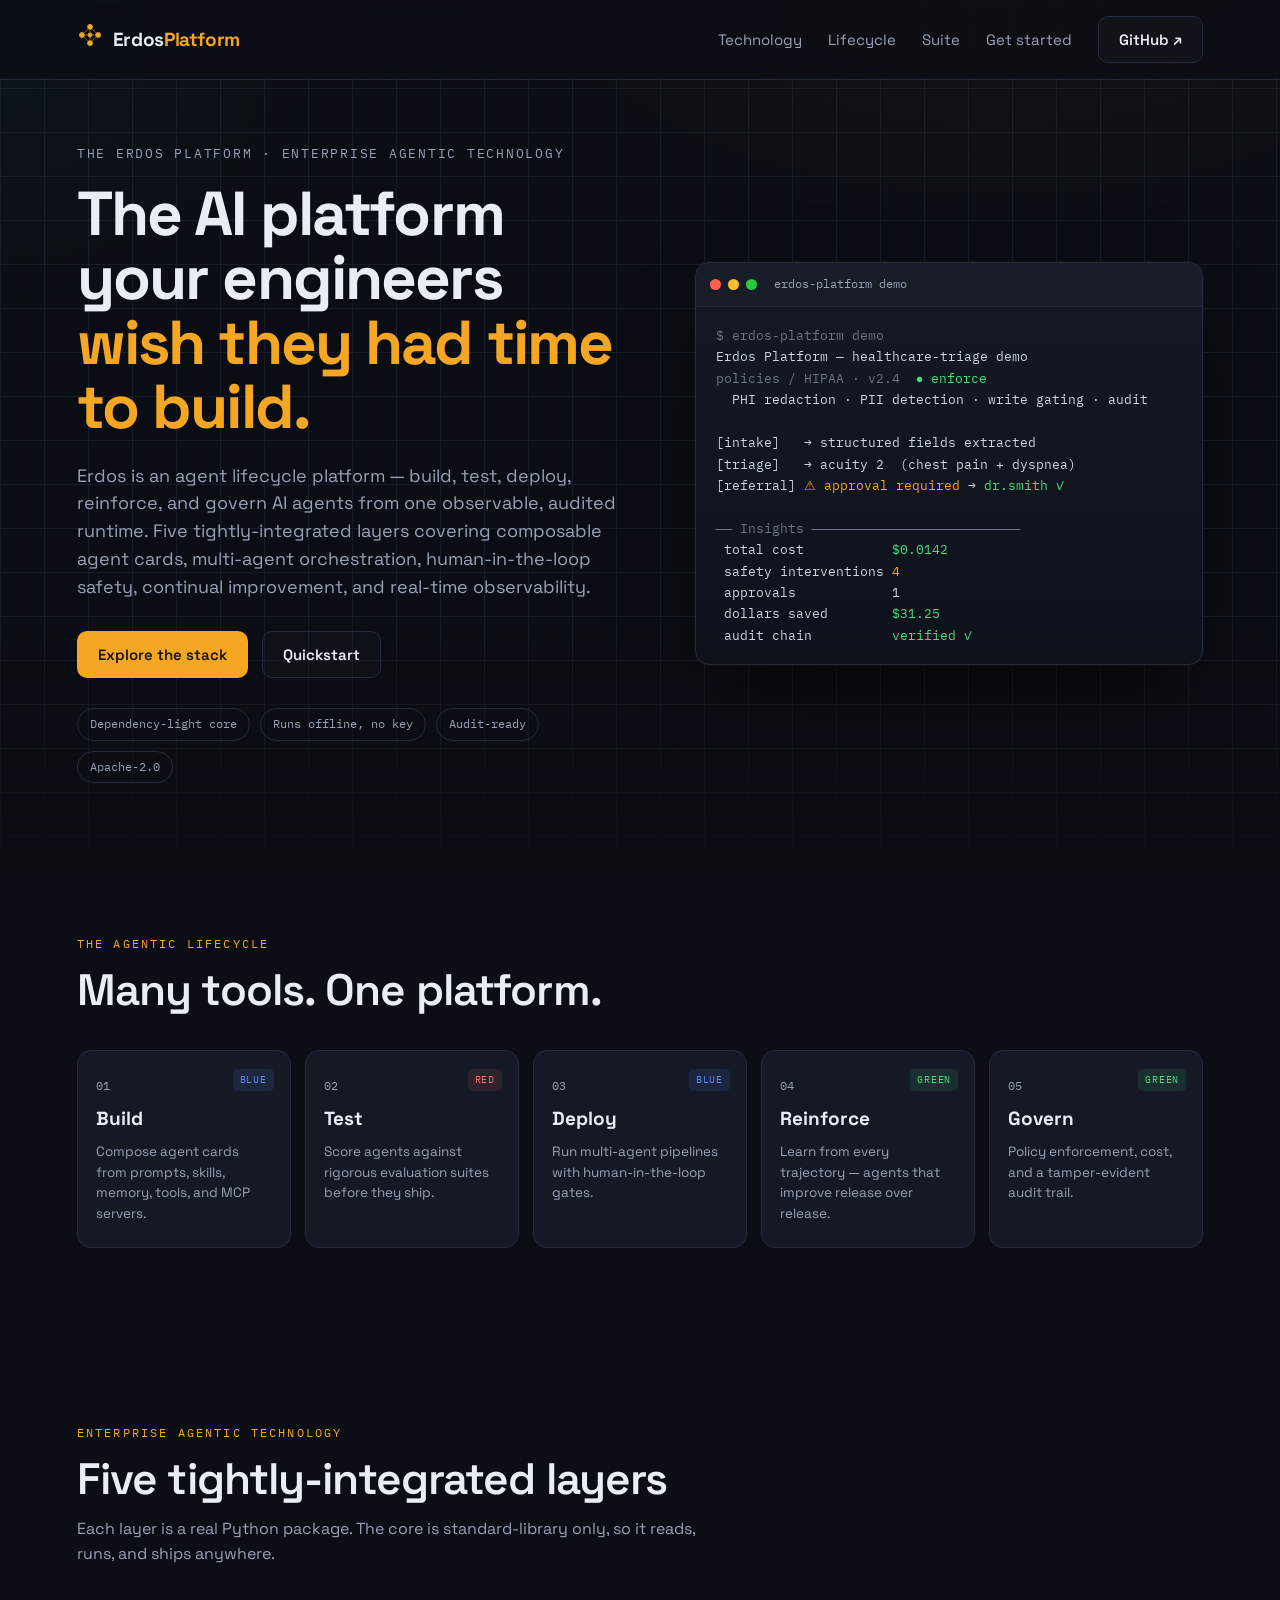
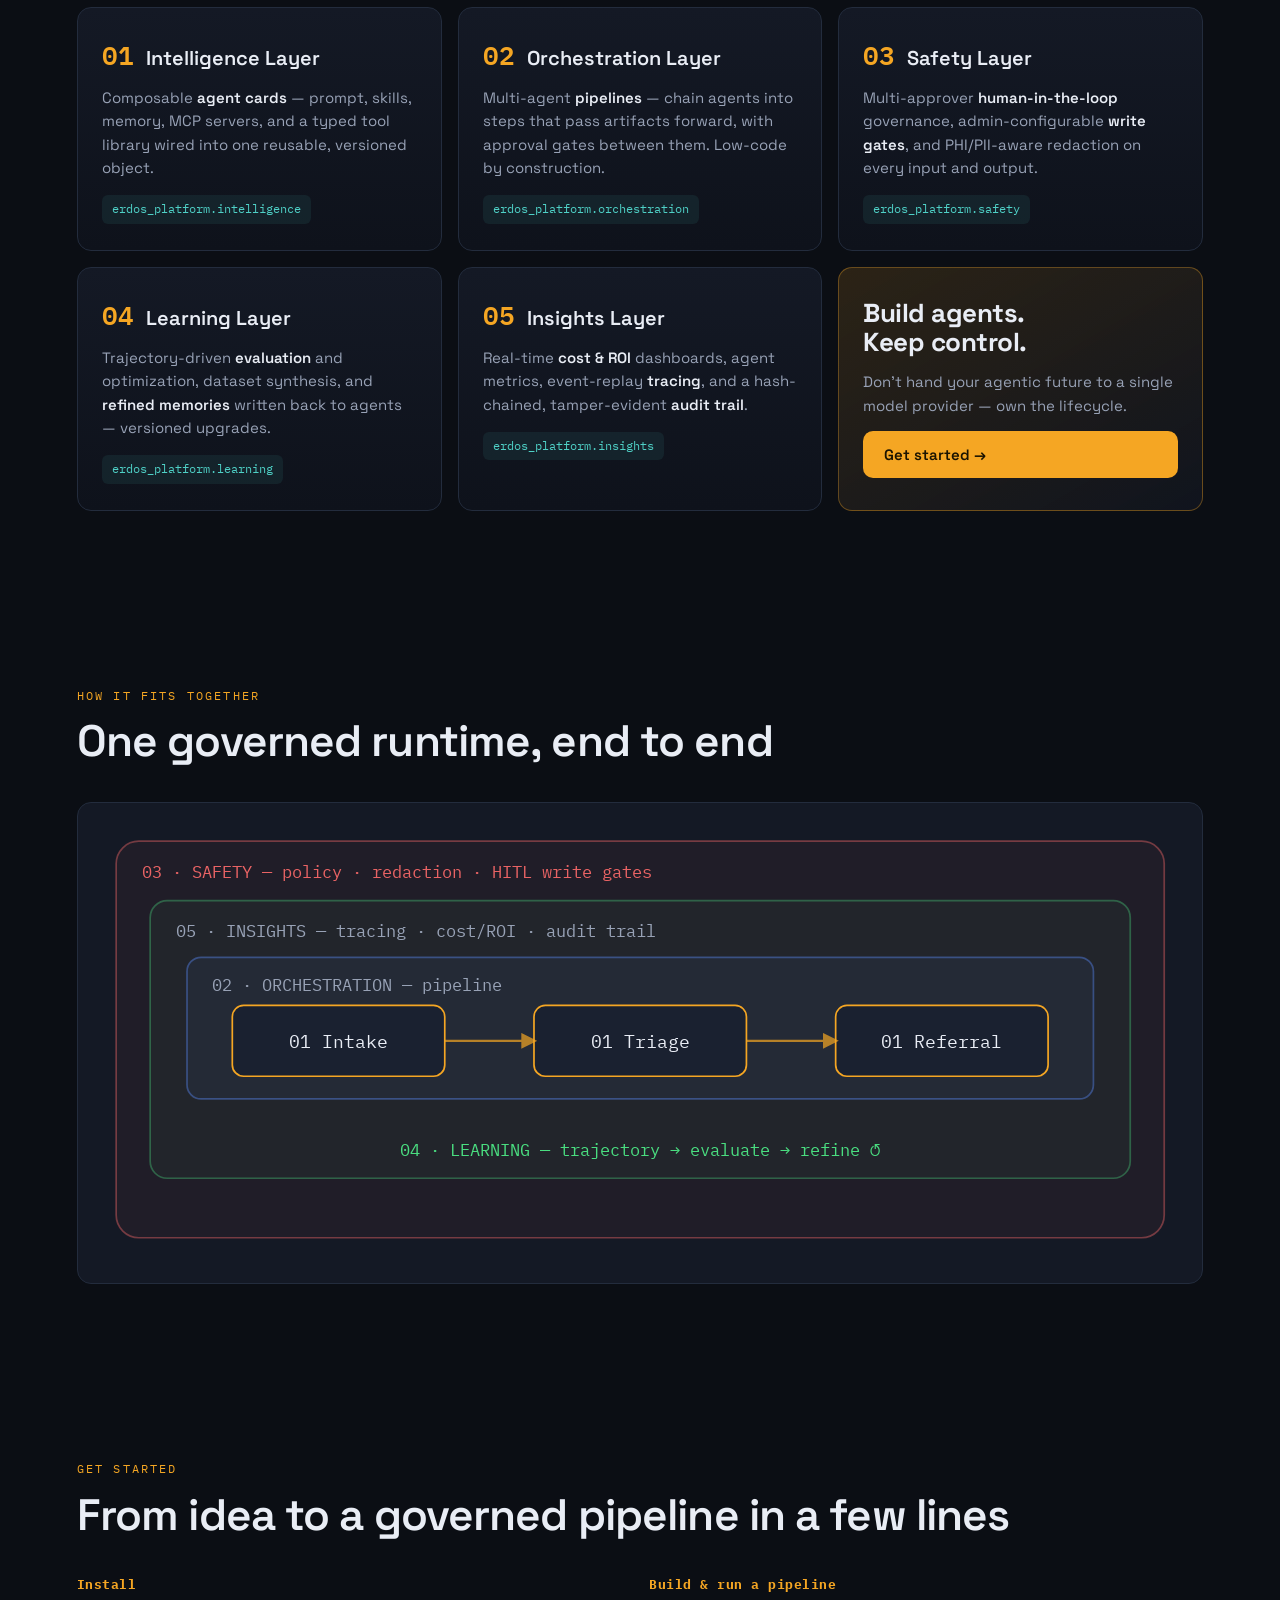
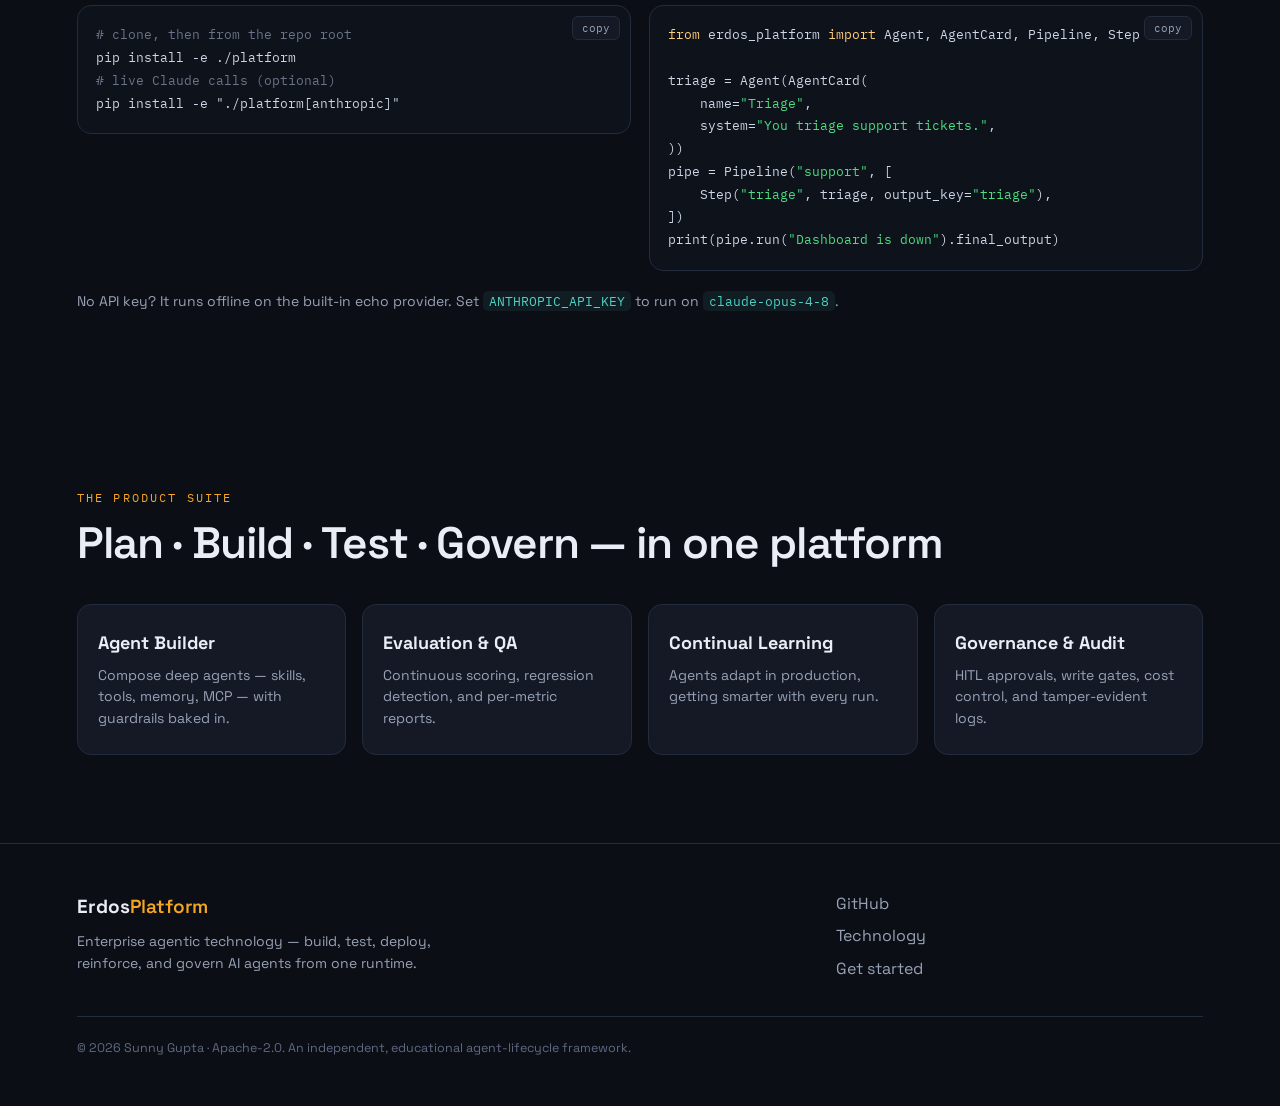
<file: platform/web/index.html>
<!DOCTYPE html>
<html lang="en">
<head>
  <meta charset="UTF-8" />
  <meta name="viewport" content="width=device-width, initial-scale=1.0" />
  <title>Erdos Platform — Enterprise Agentic Technology</title>
  <meta name="description" content="Erdos is the agent lifecycle platform: composable agent cards, multi-agent orchestration, human-in-the-loop safety, continual learning, and real-time observability — in five tightly-integrated layers." />
  <link rel="preconnect" href="https://fonts.googleapis.com" />
  <link rel="preconnect" href="https://fonts.gstatic.com" crossorigin />
  <link href="https://fonts.googleapis.com/css2?family=Space+Grotesk:wght@400;500;600;700&family=IBM+Plex+Mono:wght@400;500;600&display=swap" rel="stylesheet" />
  <link rel="stylesheet" href="styles.css" />
</head>
<body>
  <div class="grid-bg" aria-hidden="true"></div>

  <!-- NAV -->
  <header class="nav">
    <a class="brand" href="#top">
      <span class="brand-mark" aria-hidden="true">
        <svg viewBox="0 0 32 32" width="26" height="26">
          <circle cx="6" cy="16" r="3"/><circle cx="16" cy="6" r="3"/>
          <circle cx="26" cy="16" r="3"/><circle cx="16" cy="26" r="3"/><circle cx="16" cy="16" r="2.4"/>
          <path d="M6 16 16 6 26 16 16 26Z M16 6 16 26 M6 16 26 16" />
        </svg>
      </span>
      <span>Erdos<b>Platform</b></span>
    </a>
    <nav class="nav-links">
      <a href="#layers">Technology</a>
      <a href="#lifecycle">Lifecycle</a>
      <a href="#suite">Suite</a>
      <a href="#start">Get started</a>
      <a class="btn btn-ghost" href="https://github.com/sunnyinAI/ErdosComputing">GitHub ↗</a>
    </nav>
  </header>

  <!-- HERO -->
  <main id="top">
    <section class="hero">
      <div class="hero-copy">
        <p class="eyebrow">The Erdos Platform · Enterprise Agentic Technology</p>
        <h1>The AI platform your engineers<br><span class="accent">wish they had time to build.</span></h1>
        <p class="lede">
          Erdos is an agent lifecycle platform — build, test, deploy, reinforce, and govern AI agents
          from one observable, audited runtime. Five tightly-integrated layers covering composable
          agent cards, multi-agent orchestration, human-in-the-loop safety, continual improvement,
          and real-time observability.
        </p>
        <div class="hero-cta">
          <a class="btn btn-primary" href="#layers">Explore the stack</a>
          <a class="btn btn-ghost" href="#start">Quickstart</a>
        </div>
        <ul class="badges">
          <li>Dependency-light core</li>
          <li>Runs offline, no key</li>
          <li>Audit-ready</li>
          <li>Apache-2.0</li>
        </ul>
      </div>

      <div class="hero-panel" aria-hidden="true">
        <div class="terminal">
          <div class="term-bar"><span></span><span></span><span></span><em>erdos-platform demo</em></div>
<pre class="term-body"><span class="c-dim">$ erdos-platform demo</span>
Erdos Platform — healthcare-triage demo
<span class="c-dim">policies / HIPAA · v2.4</span>  <span class="c-ok">● enforce</span>
  PHI redaction · PII detection · write gating · audit

[intake]   → structured fields extracted
[triage]   → acuity 2  (chest pain + dyspnea)
[referral] <span class="c-warn">⚠ approval required</span> → <span class="c-ok">dr.smith ✓</span>

<span class="c-dim">── Insights ──────────────────────────</span>
 total cost           <span class="c-ok">$0.0142</span>
 safety interventions <span class="c-warn">4</span>
 approvals            1
 dollars saved        <span class="c-ok">$31.25</span>
 audit chain          <span class="c-ok">verified ✓</span></pre>
        </div>
      </div>
    </section>

    <!-- LIFECYCLE -->
    <section id="lifecycle" class="lifecycle">
      <p class="section-kicker">The agentic lifecycle</p>
      <h2>Many tools. One platform.</h2>
      <div class="stages">
        <div class="stage" data-stage="build">   <span class="stage-no">01</span><h3>Build</h3><p>Compose agent cards from prompts, skills, memory, tools, and MCP servers.</p><span class="stage-tag tag-blue">BLUE</span></div>
        <div class="stage" data-stage="test">    <span class="stage-no">02</span><h3>Test</h3><p>Score agents against rigorous evaluation suites before they ship.</p><span class="stage-tag tag-red">RED</span></div>
        <div class="stage" data-stage="deploy">  <span class="stage-no">03</span><h3>Deploy</h3><p>Run multi-agent pipelines with human-in-the-loop gates.</p><span class="stage-tag tag-blue">BLUE</span></div>
        <div class="stage" data-stage="reinforce"><span class="stage-no">04</span><h3>Reinforce</h3><p>Learn from every trajectory — agents that improve release over release.</p><span class="stage-tag tag-green">GREEN</span></div>
        <div class="stage" data-stage="govern">  <span class="stage-no">05</span><h3>Govern</h3><p>Policy enforcement, cost, and a tamper-evident audit trail.</p><span class="stage-tag tag-green">GREEN</span></div>
      </div>
    </section>

    <!-- LAYERS -->
    <section id="layers" class="layers">
      <p class="section-kicker">Enterprise agentic technology</p>
      <h2>Five tightly-integrated layers</h2>
      <p class="section-sub">Each layer is a real Python package. The core is standard-library only, so it reads, runs, and ships anywhere.</p>

      <div class="layer-grid">
        <article class="layer reveal">
          <div class="layer-head"><span class="layer-no">01</span><h3>Intelligence Layer</h3></div>
          <p>Composable <b>agent cards</b> — prompt, skills, memory, MCP servers, and a typed tool library wired into one reusable, versioned object.</p>
          <code class="layer-code">erdos_platform.intelligence</code>
        </article>

        <article class="layer reveal">
          <div class="layer-head"><span class="layer-no">02</span><h3>Orchestration Layer</h3></div>
          <p>Multi-agent <b>pipelines</b> — chain agents into steps that pass artifacts forward, with approval gates between them. Low-code by construction.</p>
          <code class="layer-code">erdos_platform.orchestration</code>
        </article>

        <article class="layer reveal">
          <div class="layer-head"><span class="layer-no">03</span><h3>Safety Layer</h3></div>
          <p>Multi-approver <b>human-in-the-loop</b> governance, admin-configurable <b>write gates</b>, and PHI/PII-aware redaction on every input and output.</p>
          <code class="layer-code">erdos_platform.safety</code>
        </article>

        <article class="layer reveal">
          <div class="layer-head"><span class="layer-no">04</span><h3>Learning Layer</h3></div>
          <p>Trajectory-driven <b>evaluation</b> and optimization, dataset synthesis, and <b>refined memories</b> written back to agents — versioned upgrades.</p>
          <code class="layer-code">erdos_platform.learning</code>
        </article>

        <article class="layer reveal">
          <div class="layer-head"><span class="layer-no">05</span><h3>Insights Layer</h3></div>
          <p>Real-time <b>cost &amp; ROI</b> dashboards, agent metrics, event-replay <b>tracing</b>, and a hash-chained, tamper-evident <b>audit trail</b>.</p>
          <code class="layer-code">erdos_platform.insights</code>
        </article>

        <article class="layer layer-cta reveal">
          <h3>Build agents.<br>Keep control.</h3>
          <p>Don't hand your agentic future to a single model provider — own the lifecycle.</p>
          <a class="btn btn-primary" href="#start">Get started →</a>
        </article>
      </div>
    </section>

    <!-- ARCHITECTURE -->
    <section id="architecture" class="architecture">
      <p class="section-kicker">How it fits together</p>
      <h2>One governed runtime, end to end</h2>
      <div class="arch-diagram">
        <svg viewBox="0 0 760 300" role="img" aria-label="Erdos architecture: safety and insights wrap orchestration of intelligence agents, feeding the learning loop.">
          <defs>
            <marker id="arrow" viewBox="0 0 10 10" refX="8" refY="5" markerWidth="7" markerHeight="7" orient="auto-start-reverse">
              <path d="M0 0 L10 5 L0 10 z" fill="#f5a623"/>
            </marker>
          </defs>
          <rect x="10" y="10" width="740" height="280" rx="16" class="a-outer-rect"/>
          <text x="28" y="36" class="a-label">03 · SAFETY  —  policy · redaction · HITL write gates</text>

          <rect x="34" y="52" width="692" height="196" rx="12" class="a-mid-rect"/>
          <text x="52" y="78" class="a-label-dim">05 · INSIGHTS  —  tracing · cost/ROI · audit trail</text>

          <rect x="60" y="92" width="640" height="100" rx="10" class="a-inner-rect"/>
          <text x="78" y="116" class="a-label-dim">02 · ORCHESTRATION  —  pipeline</text>

          <g class="a-agent"><rect x="92" y="126" width="150" height="50" rx="8"/><text x="167" y="156">01 Intake</text></g>
          <g class="a-agent"><rect x="305" y="126" width="150" height="50" rx="8"/><text x="380" y="156">01 Triage</text></g>
          <g class="a-agent"><rect x="518" y="126" width="150" height="50" rx="8"/><text x="593" y="156">01 Referral</text></g>
          <path d="M242 151 L305 151" class="a-flow"/><path d="M455 151 L518 151" class="a-flow"/>

          <text x="380" y="232" class="a-loop">04 · LEARNING  —  trajectory → evaluate → refine ↺</text>
        </svg>
      </div>
    </section>

    <!-- GET STARTED -->
    <section id="start" class="start">
      <p class="section-kicker">Get started</p>
      <h2>From idea to a governed pipeline in a few lines</h2>
      <div class="start-grid">
        <div class="start-step">
          <h4>Install</h4>
          <div class="code-block">
            <button class="copy" data-copy="pip install -e ./platform" title="Copy">copy</button>
<pre><code><span class="c-dim"># clone, then from the repo root</span>
pip install -e ./platform
<span class="c-dim"># live Claude calls (optional)</span>
pip install -e "./platform[anthropic]"</code></pre>
          </div>
        </div>
        <div class="start-step">
          <h4>Build &amp; run a pipeline</h4>
          <div class="code-block">
            <button class="copy" data-copy='from erdos_platform import Agent, AgentCard, Pipeline, Step' title="Copy">copy</button>
<pre><code><span class="c-key">from</span> erdos_platform <span class="c-key">import</span> Agent, AgentCard, Pipeline, Step

triage = Agent(AgentCard(
    name=<span class="c-str">"Triage"</span>,
    system=<span class="c-str">"You triage support tickets."</span>,
))
pipe = Pipeline(<span class="c-str">"support"</span>, [
    Step(<span class="c-str">"triage"</span>, triage, output_key=<span class="c-str">"triage"</span>),
])
print(pipe.run(<span class="c-str">"Dashboard is down"</span>).final_output)</code></pre>
          </div>
        </div>
      </div>
      <p class="start-note">No API key? It runs offline on the built-in echo provider. Set <code>ANTHROPIC_API_KEY</code> to run on <code>claude-opus-4-8</code>.</p>
    </section>

    <!-- SUITE -->
    <section id="suite" class="suite">
      <p class="section-kicker">The product suite</p>
      <h2>Plan · Build · Test · Govern — in one platform</h2>
      <div class="suite-grid">
        <div class="suite-card"><h3>Agent Builder</h3><p>Compose deep agents — skills, tools, memory, MCP — with guardrails baked in.</p></div>
        <div class="suite-card"><h3>Evaluation &amp; QA</h3><p>Continuous scoring, regression detection, and per-metric reports.</p></div>
        <div class="suite-card"><h3>Continual Learning</h3><p>Agents adapt in production, getting smarter with every run.</p></div>
        <div class="suite-card"><h3>Governance &amp; Audit</h3><p>HITL approvals, write gates, cost control, and tamper-evident logs.</p></div>
      </div>
    </section>
  </main>

  <footer class="footer">
    <div class="footer-brand">
      <span>Erdos<b>Platform</b></span>
      <p>Enterprise agentic technology — build, test, deploy, reinforce, and govern AI agents from one runtime.</p>
    </div>
    <div class="footer-links">
      <a href="https://github.com/sunnyinAI/ErdosComputing">GitHub</a>
      <a href="#layers">Technology</a>
      <a href="#start">Get started</a>
    </div>
    <p class="footer-fine">© 2026 Sunny Gupta · Apache-2.0. An independent, educational agent-lifecycle framework.</p>
  </footer>

  <script src="app.js"></script>
</body>
</html>
</file>
<file: erdos-fai/web/styles.css>
/* Erdos-FAI — marketing site
   Light, premium design system shared with Erdos FC: warm-white paper,
   oversized tight-tracked display type, ink-black UI, blue→violet→teal
   signature gradient, dark code/terminal panels floated on white. */

:root {
  --bg: #ffffff;
  --paper: #f6f5f1;
  --paper-2: #efeee9;
  --ink: #0a0b0d;
  --ink-2: #3c3f47;
  --muted: #6c707a;
  --line: rgba(10, 11, 13, 0.10);
  --line-2: rgba(10, 11, 13, 0.06);
  --code: #0c0e16;
  --code-ink: #cdd6e6;

  --g1: #2f5bff;   /* blue   */
  --g2: #7b5cff;   /* violet */
  --g3: #16c8b0;   /* teal   */

  /* semantic (lifecycle / status) — tuned for light backgrounds */
  --blue: #2f5bff;
  --red: #e2483d;
  --green: #0f9e6e;
  --amber: #c4821a;

  --radius: 18px;
  --maxw: 1240px;
  --shadow: 0 1px 2px rgba(10,11,13,.04), 0 20px 54px -30px rgba(10,11,13,.32);
  --display: "Space Grotesk", -apple-system, BlinkMacSystemFont, "Segoe UI", Roboto, sans-serif;
  --font: "Inter", -apple-system, BlinkMacSystemFont, "Segoe UI", Roboto, sans-serif;
  --mono: "IBM Plex Mono", ui-monospace, "SF Mono", Menlo, monospace;
}

* { box-sizing: border-box; margin: 0; padding: 0; }

html { scroll-behavior: smooth; -webkit-text-size-adjust: 100%; }

body {
  font-family: var(--font);
  background: var(--bg);
  color: var(--ink);
  line-height: 1.6;
  font-size: 17px;
  -webkit-font-smoothing: antialiased;
  text-rendering: optimizeLegibility;
  overflow-x: hidden;
}
::selection { background: rgba(47, 91, 255, 0.18); }

/* soft light wash behind the hero (was a dark blueprint grid) */
.grid-bg {
  position: fixed;
  inset: 0;
  z-index: -1;
  background:
    radial-gradient(680px 360px at 80% -6%, rgba(123, 92, 255, 0.14), transparent 62%),
    radial-gradient(600px 360px at 4% 2%, rgba(47, 91, 255, 0.10), transparent 60%),
    radial-gradient(460px 320px at 60% 26%, rgba(22, 200, 176, 0.08), transparent 64%);
  mask-image: linear-gradient(180deg, #000 0%, #000 46%, transparent 72%);
}

a { color: inherit; text-decoration: none; }
b { color: var(--ink); font-weight: 600; }
em { font-style: italic; }
h1, h2, h3, h4, .brand { font-family: var(--display); }

/* ---------- layout primitives ---------- */
section { padding: clamp(72px, 9vw, 116px) clamp(20px, 6vw, 96px); max-width: var(--maxw); margin: 0 auto; }
.section-kicker {
  display: inline-block;
  font-family: var(--font);
  font-size: 13px; letter-spacing: 0.14em; text-transform: uppercase; font-weight: 600;
  color: var(--g1);
  margin-bottom: 14px;
}
h2 { font-size: clamp(28px, 4vw, 46px); font-weight: 600; letter-spacing: -0.03em; line-height: 1.05; }
.section-sub { color: var(--ink-2); max-width: 640px; margin-top: 18px; font-size: clamp(16px, 1.6vw, 18px); }

.accent {
  background: linear-gradient(108deg, var(--g1), var(--g2) 55%, var(--g3));
  -webkit-background-clip: text; background-clip: text; color: transparent;
}

/* ---------- buttons ---------- */
.btn {
  display: inline-flex; align-items: center; gap: 8px;
  padding: 12px 21px; border-radius: 999px;
  font-family: var(--font); font-weight: 600; font-size: 15px;
  border: 1px solid transparent; cursor: pointer; transition: .18s ease;
}
.btn-primary { background: var(--ink); color: #fff; }
.btn-primary:hover { background: #23262e; transform: translateY(-1px); box-shadow: 0 12px 24px -10px rgba(10,11,13,.5); }
.btn-ghost { border-color: var(--line); color: var(--ink); background: #fff; }
.btn-ghost:hover { border-color: var(--ink); background: var(--paper); }

/* ---------- nav ---------- */
.nav {
  position: sticky; top: 0; z-index: 50;
  display: flex; align-items: center; justify-content: space-between;
  padding: 16px clamp(20px, 6vw, 96px);
  max-width: var(--maxw); margin: 0 auto;
  backdrop-filter: saturate(180%) blur(14px);
  background: rgba(255, 255, 255, 0.72);
  border-bottom: 1px solid var(--line-2);
}
.brand { display: flex; align-items: center; gap: 11px; font-size: 19px; font-weight: 600; letter-spacing: -0.02em; }
.brand b { font-weight: 700; }
.brand-mark { position: relative; overflow: hidden; width: 30px; height: 30px; border-radius: 9px;
  background: conic-gradient(from 210deg, var(--g1), var(--g3), var(--g2), var(--g1)); }
.brand-mark::after { content: ""; position: absolute; inset: 6px; border-radius: 5px; background: #fff; }
.nav-links { display: flex; align-items: center; gap: 28px; font-size: 15px; color: var(--ink-2); font-weight: 500; }
.nav-links a:not(.btn):hover { color: var(--ink); }
.nav-links a.active { color: var(--ink); }

/* ---------- hero ---------- */
.hero {
  display: grid; grid-template-columns: 1.05fr 0.95fr; gap: 56px; align-items: center;
  padding-top: 60px; padding-bottom: 56px;
}
.eyebrow { font-family: var(--font); font-size: 13px; letter-spacing: 0.04em; text-transform: none; color: var(--ink-2); font-weight: 600; margin-bottom: 20px;
  display: inline-flex; align-items: center; gap: 9px; background: #fff; border: 1px solid var(--line); padding: 7px 14px; border-radius: 999px; box-shadow: var(--shadow); }
.hero h1 { font-size: clamp(38px, 5.8vw, 70px); font-weight: 600; line-height: 1.02; letter-spacing: -0.035em; }
.lede { color: var(--ink-2); font-size: clamp(17px, 2vw, 20px); max-width: 560px; margin-top: 24px; line-height: 1.55; }
.hero-cta { display: flex; gap: 13px; margin-top: 32px; flex-wrap: wrap; }
.badges { display: flex; gap: 9px; flex-wrap: wrap; list-style: none; margin-top: 28px; }
.badges li { font-family: var(--font); font-size: 13px; font-weight: 500; color: var(--ink-2); padding: 6px 13px; border: 1px solid var(--line); border-radius: 999px; background: #fff; }

/* terminal — dark panel on white */
.hero-panel { perspective: 1200px; }
.terminal {
  background: var(--code);
  border: 1px solid rgba(255,255,255,0.08); border-radius: var(--radius);
  box-shadow: 0 40px 90px -36px rgba(10,11,13,0.55);
  overflow: hidden;
}
.term-bar { display: flex; align-items: center; gap: 7px; padding: 13px 16px; border-bottom: 1px solid rgba(255,255,255,0.07); }
.term-bar span { width: 11px; height: 11px; border-radius: 50%; background: #36405a; }
.term-bar span:nth-child(1){ background:#ff5f57; } .term-bar span:nth-child(2){ background:#febc2e; } .term-bar span:nth-child(3){ background:#28c840; }
.term-bar em { margin-left: 10px; font-family: var(--mono); font-style: normal; font-size: 12px; color: #8a93ad; }
.term-body { font-family: var(--mono); font-size: 12.6px; line-height: 1.7; padding: 18px 20px; color: var(--code-ink); white-space: pre-wrap; }
.c-dim { color: #7b85a3; } .c-ok { color: #5fe3c8; } .c-warn { color: #ffc46b; }

/* ---------- lifecycle ---------- */
.lifecycle { border-top: 1px solid var(--line-2); }
.stages { display: grid; grid-template-columns: repeat(5, 1fr); gap: 14px; margin-top: 44px; }
.stage { position: relative; background: #fff; border: 1px solid var(--line); border-radius: var(--radius); padding: 24px 20px; transition: .2s ease; }
.stage:hover { transform: translateY(-4px); box-shadow: var(--shadow); }
.stage-no { font-family: var(--mono); font-size: 12px; color: var(--muted); }
.stage h3 { margin: 8px 0 8px; font-size: 19px; font-weight: 600; }
.stage p { color: var(--ink-2); font-size: 13.5px; }
.stage-tag { position: absolute; top: 18px; right: 16px; font-family: var(--mono); font-size: 10px; letter-spacing: .08em; padding: 3px 7px; border-radius: 5px; }
.tag-blue { color: var(--blue); background: rgba(47,91,255,0.10); }
.tag-red { color: var(--red); background: rgba(226,72,61,0.10); }
.tag-green { color: var(--green); background: rgba(15,158,110,0.10); }

/* ---------- layers ---------- */
.layers { background: var(--paper); max-width: none; border-top: 1px solid var(--line-2); border-bottom: 1px solid var(--line-2); }
.layers > * { max-width: var(--maxw); margin-left: auto; margin-right: auto; }
.layer-grid { display: grid; grid-template-columns: repeat(3, 1fr); gap: 18px; margin-top: 44px; }
.layer { background: #fff; border: 1px solid var(--line); border-radius: var(--radius); padding: 28px 26px; transition: .22s ease; }
.layer:hover { transform: translateY(-4px); box-shadow: var(--shadow); }
.layer-head { display: flex; align-items: baseline; gap: 12px; margin-bottom: 12px; }
.layer-no { font-family: var(--mono); font-size: 24px; font-weight: 600;
  background: linear-gradient(120deg, var(--g1), var(--g2)); -webkit-background-clip: text; background-clip: text; color: transparent; }
.layer-head h3 { font-size: 20px; font-weight: 600; letter-spacing: -0.01em; }
.layer p { color: var(--ink-2); font-size: 15px; }
.layer-code { display: inline-block; margin-top: 18px; font-family: var(--mono); font-size: 12.5px; color: var(--g1); background: rgba(47,91,255,0.07); border: 1px solid var(--line-2); padding: 5px 10px; border-radius: 7px; }
.layer-cta { display: flex; flex-direction: column; justify-content: center; gap: 14px;
  background: var(--ink); border-color: var(--ink); color: #fff; position: relative; overflow: hidden; }
.layer-cta::before { content: ""; position: absolute; inset: 0;
  background: radial-gradient(420px 240px at 18% 0%, rgba(123,92,255,.32), transparent 60%),
              radial-gradient(360px 240px at 100% 110%, rgba(22,200,176,.22), transparent 60%); }
.layer-cta > * { position: relative; }
.layer-cta h3 { font-size: 26px; font-weight: 600; letter-spacing: -0.02em; line-height: 1.1; color: #fff; }
.layer-cta p { color: rgba(255,255,255,0.72); }
.layer-cta .btn-primary { background: #fff; color: var(--ink); align-self: flex-start; }
.layer-cta .btn-primary:hover { background: #f0f0f0; }

/* ---------- architecture ---------- */
.arch-diagram { margin-top: 40px; background: #fff; border: 1px solid var(--line); border-radius: var(--radius); padding: 26px; box-shadow: var(--shadow); }
.arch-diagram svg { width: 100%; height: auto; }
.a-outer-rect { fill: rgba(226,72,61,0.04); stroke: rgba(226,72,61,0.45); stroke-width: 1.2; }
.a-mid-rect { fill: rgba(15,158,110,0.04); stroke: rgba(15,158,110,0.40); stroke-width: 1.2; }
.a-inner-rect { fill: rgba(47,91,255,0.05); stroke: rgba(47,91,255,0.45); stroke-width: 1.2; }
.a-label { fill: var(--red); font-family: var(--mono); font-size: 12px; }
.a-label-dim { fill: var(--muted); font-family: var(--mono); font-size: 12px; }
.a-agent rect { fill: #fff; stroke: var(--g1); stroke-width: 1.3; }
.a-agent text { fill: var(--ink); font-family: var(--mono); font-size: 13px; text-anchor: middle; }
.a-flow { stroke: var(--g1); stroke-width: 1.6; marker-end: url(#arrow); opacity: 0.8; }
.a-loop { fill: var(--green); font-family: var(--mono); font-size: 12px; text-anchor: middle; }
.a-exec-rect { fill: rgba(123,92,255,0.06); stroke: rgba(123,92,255,0.45); stroke-width: 1.2; }
.a-label-exec { fill: var(--g2); font-family: var(--mono); font-size: 12px; }

/* ---------- get started ---------- */
.start-grid { display: grid; grid-template-columns: repeat(3, 1fr); gap: 18px; margin-top: 44px; }
.start-step h4 { font-family: var(--font); font-size: 14px; font-weight: 600; color: var(--ink); margin-bottom: 12px; }
.code-block { position: relative; background: var(--code); border: 1px solid rgba(255,255,255,0.08); border-radius: var(--radius); overflow: hidden; box-shadow: 0 30px 70px -34px rgba(10,11,13,0.5); }
.code-block pre { padding: 20px; overflow-x: auto; }
.code-block code { font-family: var(--mono); font-size: 13px; line-height: 1.75; color: var(--code-ink); }
.copy { position: absolute; top: 11px; right: 11px; font-family: var(--mono); font-size: 11px; color: #8a93ad; background: rgba(255,255,255,0.06); border: 1px solid rgba(255,255,255,0.12); border-radius: 7px; padding: 5px 10px; cursor: pointer; transition: .15s; }
.copy:hover { color: #fff; border-color: rgba(255,255,255,0.4); }
.c-dim { color: #7b85a3; } .c-key { color: #7aa2ff; } .c-str { color: #5fe3c8; }
.start-note { margin-top: 22px; color: var(--ink-2); font-size: 14.5px; }
.start-note code { font-family: var(--mono); font-size: 12.5px; color: var(--g1); background: rgba(47,91,255,0.07); border: 1px solid var(--line-2); padding: 2px 7px; border-radius: 6px; }

/* ---------- suite ---------- */
.suite-grid { display: grid; grid-template-columns: repeat(auto-fit, minmax(196px, 1fr)); gap: 16px; margin-top: 44px; }
.suite-card { background: #fff; border: 1px solid var(--line); border-radius: var(--radius); padding: 26px 22px; transition: .2s; }
.suite-card:hover { transform: translateY(-4px); box-shadow: var(--shadow); }
.suite-card h3 { font-size: 18px; margin-bottom: 8px; font-weight: 600; }
.suite-card p { color: var(--ink-2); font-size: 14px; }

/* ---------- stats band ---------- */
.stats {
  display: grid; grid-template-columns: repeat(4, 1fr); gap: 18px;
  padding-top: 0; padding-bottom: clamp(40px, 6vw, 72px);
}
.stat { background: #fff; border: 1px solid var(--line); border-radius: var(--radius); padding: 26px 24px; text-align: center; box-shadow: var(--shadow); }
.stat b { display: block; font-family: var(--display); font-size: clamp(30px, 4vw, 44px); font-weight: 600; letter-spacing: -0.03em;
  background: linear-gradient(118deg, var(--g1), var(--g2) 55%, var(--g3)); -webkit-background-clip: text; background-clip: text; color: transparent; }
.stat span { display: block; margin-top: 6px; color: var(--ink-2); font-size: 14px; }

/* ---------- how it works ---------- */
.how { border-top: 1px solid var(--line-2); }
.how-grid { display: grid; grid-template-columns: repeat(3, 1fr); gap: 18px; margin-top: 44px; }
.how-step { position: relative; background: #fff; border: 1px solid var(--line); border-radius: var(--radius); padding: 30px 26px; transition: .2s ease; }
.how-step:hover { transform: translateY(-4px); box-shadow: var(--shadow); }
.how-no { font-family: var(--mono); font-size: 13px; font-weight: 600; color: #fff; background: var(--ink);
  width: 34px; height: 34px; border-radius: 9px; display: inline-flex; align-items: center; justify-content: center; }
.how-step h3 { margin: 18px 0 10px; font-size: 20px; font-weight: 600; letter-spacing: -0.01em; }
.how-step p { color: var(--ink-2); font-size: 15px; }
.how-step .layer-code { margin-top: 16px; }

/* ---------- layer accent (06 Execution) + new pill ---------- */
.layer-accent { border-color: rgba(123,92,255,0.4); background:
  linear-gradient(180deg, rgba(123,92,255,0.05), rgba(22,200,176,0.04)); }
.pill-new { font-family: var(--mono); font-size: 10px; letter-spacing: .08em; font-weight: 600;
  color: var(--g2); background: rgba(123,92,255,0.12); border: 1px solid rgba(123,92,255,0.28);
  padding: 3px 8px; border-radius: 999px; margin-left: auto; align-self: center; }
.layer-cta-band { margin-top: 22px; background: var(--ink); color: #fff; border-radius: var(--radius);
  padding: 30px 34px; display: flex; align-items: center; justify-content: space-between; gap: 22px;
  position: relative; overflow: hidden; }
.layer-cta-band::before { content: ""; position: absolute; inset: 0;
  background: radial-gradient(420px 240px at 12% 0%, rgba(123,92,255,.34), transparent 60%),
              radial-gradient(360px 240px at 100% 120%, rgba(22,200,176,.22), transparent 60%); }
.layer-cta-band > * { position: relative; z-index: 1; }
.layer-cta-band h3 { font-size: 24px; font-weight: 600; letter-spacing: -0.02em; color: #fff; }
.layer-cta-band p { color: rgba(255,255,255,0.74); margin-top: 6px; font-size: 15px; }
.layer-cta-band .btn-primary { background: #fff; color: var(--ink); white-space: nowrap; }
.layer-cta-band .btn-primary:hover { background: #f0f0f0; }

/* ---------- integrations / connectors ---------- */
.integrations { background: var(--paper); max-width: none; border-top: 1px solid var(--line-2); border-bottom: 1px solid var(--line-2); }
.integrations > * { max-width: var(--maxw); margin-left: auto; margin-right: auto; }
.conn-grid { display: grid; grid-template-columns: repeat(4, 1fr); gap: 16px; margin-top: 44px; }
.conn-cat { background: #fff; border: 1px solid var(--line); border-radius: var(--radius); padding: 22px 20px; transition: .2s ease; }
.conn-cat:hover { transform: translateY(-3px); box-shadow: var(--shadow); }
.conn-cat h4 { font-family: var(--font); font-size: 13px; font-weight: 700; text-transform: uppercase; letter-spacing: .06em; color: var(--ink-2); margin-bottom: 14px; }
.chips { display: flex; flex-wrap: wrap; gap: 7px; }
.chips span { font-family: var(--mono); font-size: 12px; color: var(--ink); background: var(--paper-2);
  border: 1px solid var(--line-2); border-radius: 7px; padding: 4px 9px; }

/* ---------- use cases ---------- */
.uc-group { margin-top: 40px; }
.uc-head { display: flex; align-items: center; gap: 10px; font-size: 16px; font-weight: 600; letter-spacing: .02em; }
.dot { width: 9px; height: 9px; border-radius: 50%; display: inline-block; }
.dot-blue { background: var(--blue); } .dot-green { background: var(--green); }
.uc-grid { display: grid; grid-template-columns: repeat(4, 1fr); gap: 16px; margin-top: 18px; }
.uc-card { background: #fff; border: 1px solid var(--line); border-radius: var(--radius); padding: 24px 22px; transition: .2s ease; display: flex; flex-direction: column; }
.uc-card:hover { transform: translateY(-4px); box-shadow: var(--shadow); }
.uc-card h4 { font-size: 16.5px; font-weight: 600; letter-spacing: -0.01em; line-height: 1.25; }
.uc-card p { color: var(--ink-2); font-size: 14px; margin-top: 10px; }
.uc-meta { margin-top: auto; padding-top: 14px; font-family: var(--mono); font-size: 11.5px; color: var(--muted); }

/* ---------- pricing ---------- */
.price-grid { display: grid; grid-template-columns: repeat(3, 1fr); gap: 18px; margin-top: 44px; align-items: stretch; }
.price-card { position: relative; background: #fff; border: 1px solid var(--line); border-radius: var(--radius); padding: 30px 28px; display: flex; flex-direction: column; transition: .2s ease; }
.price-card:hover { transform: translateY(-4px); box-shadow: var(--shadow); }
.price-card h3 { font-size: 20px; font-weight: 600; }
.price-card .price { margin: 14px 0 18px; display: flex; align-items: baseline; gap: 8px; }
.price-card .price b { font-family: var(--display); font-size: 26px; font-weight: 600; letter-spacing: -0.02em; }
.price-card .price span { color: var(--muted); font-size: 13px; }
.price-card ul { list-style: none; display: flex; flex-direction: column; gap: 10px; margin-bottom: 24px; }
.price-card li { position: relative; padding-left: 22px; color: var(--ink-2); font-size: 14.5px; }
.price-card li::before { content: "✓"; position: absolute; left: 0; color: var(--green); font-weight: 700; }
.price-card .btn { margin-top: auto; align-self: flex-start; }
.price-featured { border-color: var(--ink); box-shadow: 0 30px 70px -34px rgba(10,11,13,0.4); }
.price-featured .pill-new { position: absolute; top: 18px; right: 18px; margin: 0; }

/* ---------- closing cta ---------- */
.cta-band { text-align: center; }
.cta-band h2 { max-width: 760px; margin: 0 auto; }
.cta-band p { color: var(--ink-2); max-width: 560px; margin: 16px auto 0; font-size: clamp(16px, 1.6vw, 18px); }
.cta-band .hero-cta { justify-content: center; margin-top: 28px; }

/* ---------- footer ---------- */
.footer { border-top: 1px solid var(--line-2); padding: 56px clamp(20px, 6vw, 96px) 44px; max-width: var(--maxw); margin: 0 auto; display: grid; grid-template-columns: 2fr 1fr; gap: 24px; align-items: start; }
.footer-brand span { font-size: 19px; font-weight: 600; font-family: var(--display); } .footer-brand b { font-weight: 700; }
.footer-brand p { color: var(--ink-2); font-size: 14.5px; max-width: 440px; margin-top: 12px; }
.footer-links { display: flex; flex-direction: column; gap: 9px; color: var(--ink-2); font-weight: 500; }
.footer-links a:hover { color: var(--g1); }
.footer-fine { grid-column: 1 / -1; color: var(--muted); font-size: 12.5px; border-top: 1px solid var(--line-2); padding-top: 22px; margin-top: 12px; }

/* ---------- reveal animation ---------- */
.reveal { opacity: 0; transform: translateY(18px); transition: opacity .6s ease, transform .6s ease; }
.reveal.in { opacity: 1; transform: none; }

/* ---------- responsive ---------- */
@media (max-width: 960px) {
  .hero { grid-template-columns: 1fr; }
  .stages { grid-template-columns: repeat(2, 1fr); }
  .layer-grid { grid-template-columns: 1fr 1fr; }
  .suite-grid { grid-template-columns: 1fr 1fr; }
  .start-grid { grid-template-columns: 1fr; }
  .footer { grid-template-columns: 1fr; }
  .stats { grid-template-columns: repeat(2, 1fr); }
  .how-grid { grid-template-columns: 1fr; }
  .conn-grid { grid-template-columns: repeat(2, 1fr); }
  .uc-grid { grid-template-columns: repeat(2, 1fr); }
  .price-grid { grid-template-columns: 1fr; }
  .layer-cta-band { flex-direction: column; align-items: flex-start; }
}
@media (max-width: 640px) {
  .nav-links { gap: 14px; }
  .nav-links a:not(.btn-ghost) { display: none; }
  .stages, .layer-grid, .suite-grid, .conn-grid, .uc-grid { grid-template-columns: 1fr; }
  .stats { grid-template-columns: repeat(2, 1fr); }
}
@media (prefers-reduced-motion: reduce) { * { animation: none !important; } .reveal { opacity: 1; transform: none; } }
</file>
<file: platform/web/styles.css>
/* Erdos Platform — marketing site
   Distinctive "control-room" theme: near-black ink, amber signature accent,
   per-stage status colors, technical mono accents. No generic AI gradients. */

:root {
  --ink: #0b0e14;
  --ink-2: #0e121b;
  --panel: #141925;
  --panel-2: #1a2130;
  --line: #232c3d;
  --text: #e9edf5;
  --muted: #98a2b6;
  --amber: #f5a623;     /* signature accent */
  --amber-soft: #ffce7a;
  --cyan: #4fd1c7;      /* secondary */
  --blue: #5b8cff;
  --red: #ff6b6b;
  --green: #4ade80;
  --radius: 14px;
  --font: "Space Grotesk", -apple-system, BlinkMacSystemFont, "Segoe UI", Roboto, sans-serif;
  --mono: "IBM Plex Mono", ui-monospace, "SF Mono", Menlo, monospace;
}

* { box-sizing: border-box; margin: 0; padding: 0; }

html { scroll-behavior: smooth; }

body {
  font-family: var(--font);
  background: var(--ink);
  color: var(--text);
  line-height: 1.55;
  -webkit-font-smoothing: antialiased;
  overflow-x: hidden;
}

/* subtle blueprint grid + amber glow */
.grid-bg {
  position: fixed;
  inset: 0;
  z-index: -1;
  background:
    radial-gradient(900px 500px at 78% -8%, rgba(245,166,35,0.10), transparent 60%),
    radial-gradient(700px 500px at 0% 8%, rgba(79,209,199,0.06), transparent 55%),
    linear-gradient(var(--line) 1px, transparent 1px) 0 0 / 100% 44px,
    linear-gradient(90deg, var(--line) 1px, transparent 1px) 0 0 / 44px 100%;
  background-color: var(--ink);
  opacity: 0.5;
  mask-image: linear-gradient(180deg, #000 0%, #000 70%, transparent 100%);
}

a { color: inherit; text-decoration: none; }
b { color: var(--text); font-weight: 600; }

/* ---------- layout primitives ---------- */
section { padding: 88px clamp(20px, 6vw, 96px); max-width: 1280px; margin: 0 auto; }
.section-kicker {
  font-family: var(--mono);
  font-size: 12px; letter-spacing: 0.18em; text-transform: uppercase;
  color: var(--amber);
  margin-bottom: 12px;
}
h2 { font-size: clamp(28px, 4vw, 44px); font-weight: 600; letter-spacing: -0.02em; line-height: 1.1; }
.section-sub { color: var(--muted); max-width: 620px; margin-top: 14px; }

.accent { color: var(--amber); }

/* ---------- buttons ---------- */
.btn {
  display: inline-flex; align-items: center; gap: 8px;
  padding: 11px 20px; border-radius: 10px;
  font-weight: 600; font-size: 15px;
  border: 1px solid transparent; cursor: pointer; transition: .18s ease;
}
.btn-primary { background: var(--amber); color: #1a1300; }
.btn-primary:hover { background: var(--amber-soft); transform: translateY(-1px); }
.btn-ghost { border-color: var(--line); color: var(--text); background: rgba(255,255,255,0.02); }
.btn-ghost:hover { border-color: var(--amber); color: var(--amber); }

/* ---------- nav ---------- */
.nav {
  position: sticky; top: 0; z-index: 50;
  display: flex; align-items: center; justify-content: space-between;
  padding: 16px clamp(20px, 6vw, 96px);
  max-width: 1280px; margin: 0 auto;
  backdrop-filter: blur(10px);
  background: rgba(11,14,20,0.7);
  border-bottom: 1px solid var(--line);
}
.brand { display: flex; align-items: center; gap: 10px; font-size: 19px; font-weight: 700; letter-spacing: -0.02em; }
.brand b { color: var(--amber); font-weight: 700; }
.brand-mark svg { fill: var(--amber); stroke: var(--amber); stroke-width: 1.1; stroke-linejoin: round; }
.brand-mark svg path { fill: none; opacity: 0.55; }
.nav-links { display: flex; align-items: center; gap: 26px; font-size: 15px; color: var(--muted); }
.nav-links a:not(.btn):hover { color: var(--text); }

/* ---------- hero ---------- */
.hero {
  display: grid; grid-template-columns: 1.05fr 0.95fr; gap: 56px; align-items: center;
  padding-top: 64px; padding-bottom: 64px;
}
.eyebrow { font-family: var(--mono); font-size: 12.5px; letter-spacing: 0.14em; text-transform: uppercase; color: var(--muted); margin-bottom: 18px; }
.hero h1 { font-size: clamp(34px, 5.4vw, 62px); font-weight: 700; line-height: 1.04; letter-spacing: -0.03em; }
.lede { color: var(--muted); font-size: 18px; max-width: 560px; margin-top: 22px; }
.hero-cta { display: flex; gap: 14px; margin-top: 30px; flex-wrap: wrap; }
.badges { display: flex; gap: 10px; flex-wrap: wrap; list-style: none; margin-top: 30px; }
.badges li { font-family: var(--mono); font-size: 12px; color: var(--muted); padding: 6px 12px; border: 1px solid var(--line); border-radius: 999px; }

/* terminal */
.hero-panel { perspective: 1200px; }
.terminal {
  background: linear-gradient(180deg, var(--panel), var(--ink-2));
  border: 1px solid var(--line); border-radius: var(--radius);
  box-shadow: 0 30px 80px -30px rgba(0,0,0,0.8), 0 0 0 1px rgba(245,166,35,0.04);
  overflow: hidden;
}
.term-bar { display: flex; align-items: center; gap: 7px; padding: 12px 14px; border-bottom: 1px solid var(--line); background: rgba(255,255,255,0.015); }
.term-bar span { width: 11px; height: 11px; border-radius: 50%; background: #36405a; }
.term-bar span:nth-child(1){ background:#ff5f57; } .term-bar span:nth-child(2){ background:#febc2e; } .term-bar span:nth-child(3){ background:#28c840; }
.term-bar em { margin-left: 10px; font-family: var(--mono); font-style: normal; font-size: 12px; color: var(--muted); }
.term-body { font-family: var(--mono); font-size: 12.6px; line-height: 1.7; padding: 18px 20px; color: #cdd6e6; white-space: pre-wrap; }
.c-dim { color: #6b7488; } .c-ok { color: var(--green); } .c-warn { color: var(--amber); }

/* ---------- lifecycle ---------- */
.stages { display: grid; grid-template-columns: repeat(5, 1fr); gap: 14px; margin-top: 36px; }
.stage { position: relative; background: var(--panel); border: 1px solid var(--line); border-radius: var(--radius); padding: 22px 18px; transition: .2s ease; }
.stage:hover { transform: translateY(-4px); border-color: var(--amber); }
.stage-no { font-family: var(--mono); font-size: 12px; color: var(--muted); }
.stage h3 { margin: 6px 0 8px; font-size: 19px; }
.stage p { color: var(--muted); font-size: 13.5px; }
.stage-tag { position: absolute; top: 18px; right: 16px; font-family: var(--mono); font-size: 10px; letter-spacing: .08em; padding: 3px 7px; border-radius: 5px; }
.tag-blue { color: var(--blue); background: rgba(91,140,255,0.12); }
.tag-red { color: var(--red); background: rgba(255,107,107,0.12); }
.tag-green { color: var(--green); background: rgba(74,222,128,0.12); }

/* ---------- layers ---------- */
.layer-grid { display: grid; grid-template-columns: repeat(3, 1fr); gap: 16px; margin-top: 40px; }
.layer { background: linear-gradient(180deg, var(--panel), var(--ink-2)); border: 1px solid var(--line); border-radius: var(--radius); padding: 26px 24px; transition: .22s ease; }
.layer:hover { border-color: rgba(245,166,35,0.5); transform: translateY(-4px); box-shadow: 0 22px 50px -30px rgba(0,0,0,0.7); }
.layer-head { display: flex; align-items: baseline; gap: 12px; margin-bottom: 12px; }
.layer-no { font-family: var(--mono); font-size: 26px; font-weight: 600; color: var(--amber); }
.layer-head h3 { font-size: 20px; font-weight: 600; }
.layer p { color: var(--muted); font-size: 15px; }
.layer-code { display: inline-block; margin-top: 16px; font-family: var(--mono); font-size: 12px; color: var(--cyan); background: rgba(79,209,199,0.08); padding: 5px 10px; border-radius: 6px; }
.layer-cta { display: flex; flex-direction: column; justify-content: center; gap: 14px; background: linear-gradient(150deg, rgba(245,166,35,0.14), rgba(20,25,37,0.6)); border-color: rgba(245,166,35,0.35); }
.layer-cta h3 { font-size: 26px; font-weight: 700; letter-spacing: -0.02em; line-height: 1.1; }
.layer-cta p { color: var(--muted); }

/* ---------- architecture ---------- */
.arch-diagram { margin-top: 36px; background: var(--panel); border: 1px solid var(--line); border-radius: var(--radius); padding: 24px; }
.arch-diagram svg { width: 100%; height: auto; }
.a-outer-rect { fill: rgba(255,107,107,0.05); stroke: rgba(255,107,107,0.4); stroke-width: 1.2; }
.a-mid-rect { fill: rgba(74,222,128,0.04); stroke: rgba(74,222,128,0.35); stroke-width: 1.2; }
.a-inner-rect { fill: rgba(91,140,255,0.05); stroke: rgba(91,140,255,0.4); stroke-width: 1.2; }
.a-label { fill: var(--red); font-family: var(--mono); font-size: 12px; opacity: 0.9; }
.a-label-dim { fill: var(--muted); font-family: var(--mono); font-size: 12px; }
.a-agent rect { fill: var(--panel-2); stroke: var(--amber); stroke-width: 1.2; }
.a-agent text { fill: var(--text); font-family: var(--mono); font-size: 13px; text-anchor: middle; }
.a-flow { stroke: var(--amber); stroke-width: 1.6; marker-end: url(#arrow); opacity: 0.7; }
.a-loop { fill: var(--green); font-family: var(--mono); font-size: 12px; text-anchor: middle; }

/* ---------- get started ---------- */
.start-grid { display: grid; grid-template-columns: 1fr 1fr; gap: 18px; margin-top: 36px; }
.start-step h4 { font-family: var(--mono); font-size: 13px; color: var(--amber); margin-bottom: 10px; letter-spacing: .04em; }
.code-block { position: relative; background: var(--ink-2); border: 1px solid var(--line); border-radius: var(--radius); overflow: hidden; }
.code-block pre { padding: 18px 18px; overflow-x: auto; }
.code-block code { font-family: var(--mono); font-size: 13px; line-height: 1.75; color: #cdd6e6; }
.copy { position: absolute; top: 10px; right: 10px; font-family: var(--mono); font-size: 11px; color: var(--muted); background: var(--panel); border: 1px solid var(--line); border-radius: 6px; padding: 4px 9px; cursor: pointer; transition: .15s; }
.copy:hover { color: var(--amber); border-color: var(--amber); }
.c-key { color: var(--amber-soft); } .c-str { color: var(--green); }
.start-note { margin-top: 20px; color: var(--muted); font-size: 14px; }
.start-note code { font-family: var(--mono); font-size: 12.5px; color: var(--cyan); background: rgba(79,209,199,0.08); padding: 2px 6px; border-radius: 5px; }

/* ---------- suite ---------- */
.suite-grid { display: grid; grid-template-columns: repeat(4, 1fr); gap: 16px; margin-top: 36px; }
.suite-card { background: var(--panel); border: 1px solid var(--line); border-radius: var(--radius); padding: 24px 20px; transition: .2s; }
.suite-card:hover { transform: translateY(-4px); border-color: var(--cyan); }
.suite-card h3 { font-size: 18px; margin-bottom: 8px; }
.suite-card p { color: var(--muted); font-size: 14px; }

/* ---------- footer ---------- */
.footer { border-top: 1px solid var(--line); padding: 48px clamp(20px, 6vw, 96px); max-width: 1280px; margin: 0 auto; display: grid; grid-template-columns: 2fr 1fr; gap: 24px; align-items: start; }
.footer-brand span { font-size: 19px; font-weight: 700; } .footer-brand b { color: var(--amber); }
.footer-brand p { color: var(--muted); font-size: 14px; max-width: 420px; margin-top: 10px; }
.footer-links { display: flex; flex-direction: column; gap: 8px; color: var(--muted); }
.footer-links a:hover { color: var(--amber); }
.footer-fine { grid-column: 1 / -1; color: #5f6982; font-size: 12.5px; border-top: 1px solid var(--line); padding-top: 22px; margin-top: 10px; }

/* ---------- reveal animation ---------- */
.reveal { opacity: 0; transform: translateY(18px); transition: opacity .6s ease, transform .6s ease; }
.reveal.in { opacity: 1; transform: none; }

/* ---------- responsive ---------- */
@media (max-width: 960px) {
  .hero { grid-template-columns: 1fr; }
  .stages { grid-template-columns: repeat(2, 1fr); }
  .layer-grid { grid-template-columns: 1fr 1fr; }
  .suite-grid { grid-template-columns: 1fr 1fr; }
  .start-grid { grid-template-columns: 1fr; }
  .footer { grid-template-columns: 1fr; }
}
@media (max-width: 640px) {
  .nav-links a:not(.btn-ghost) { display: none; }
  .stages, .layer-grid, .suite-grid { grid-template-columns: 1fr; }
}
</file>
